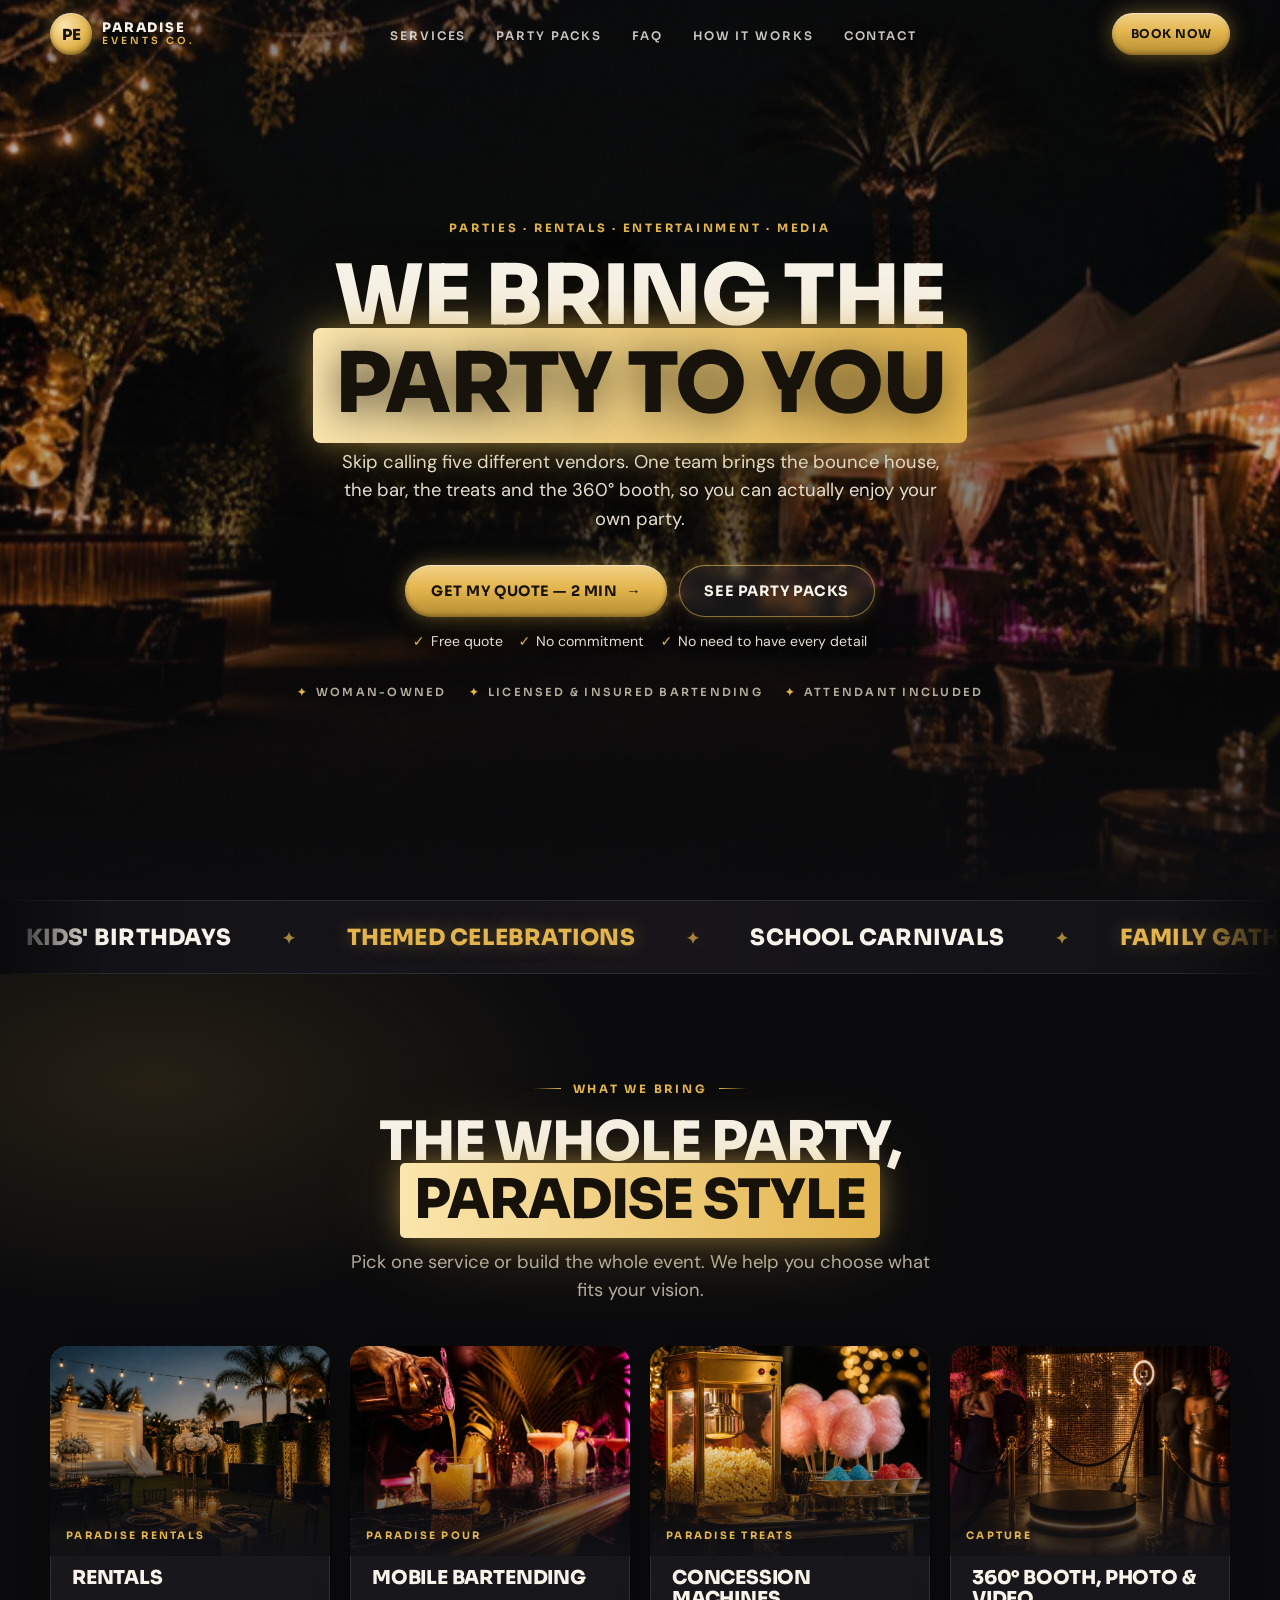
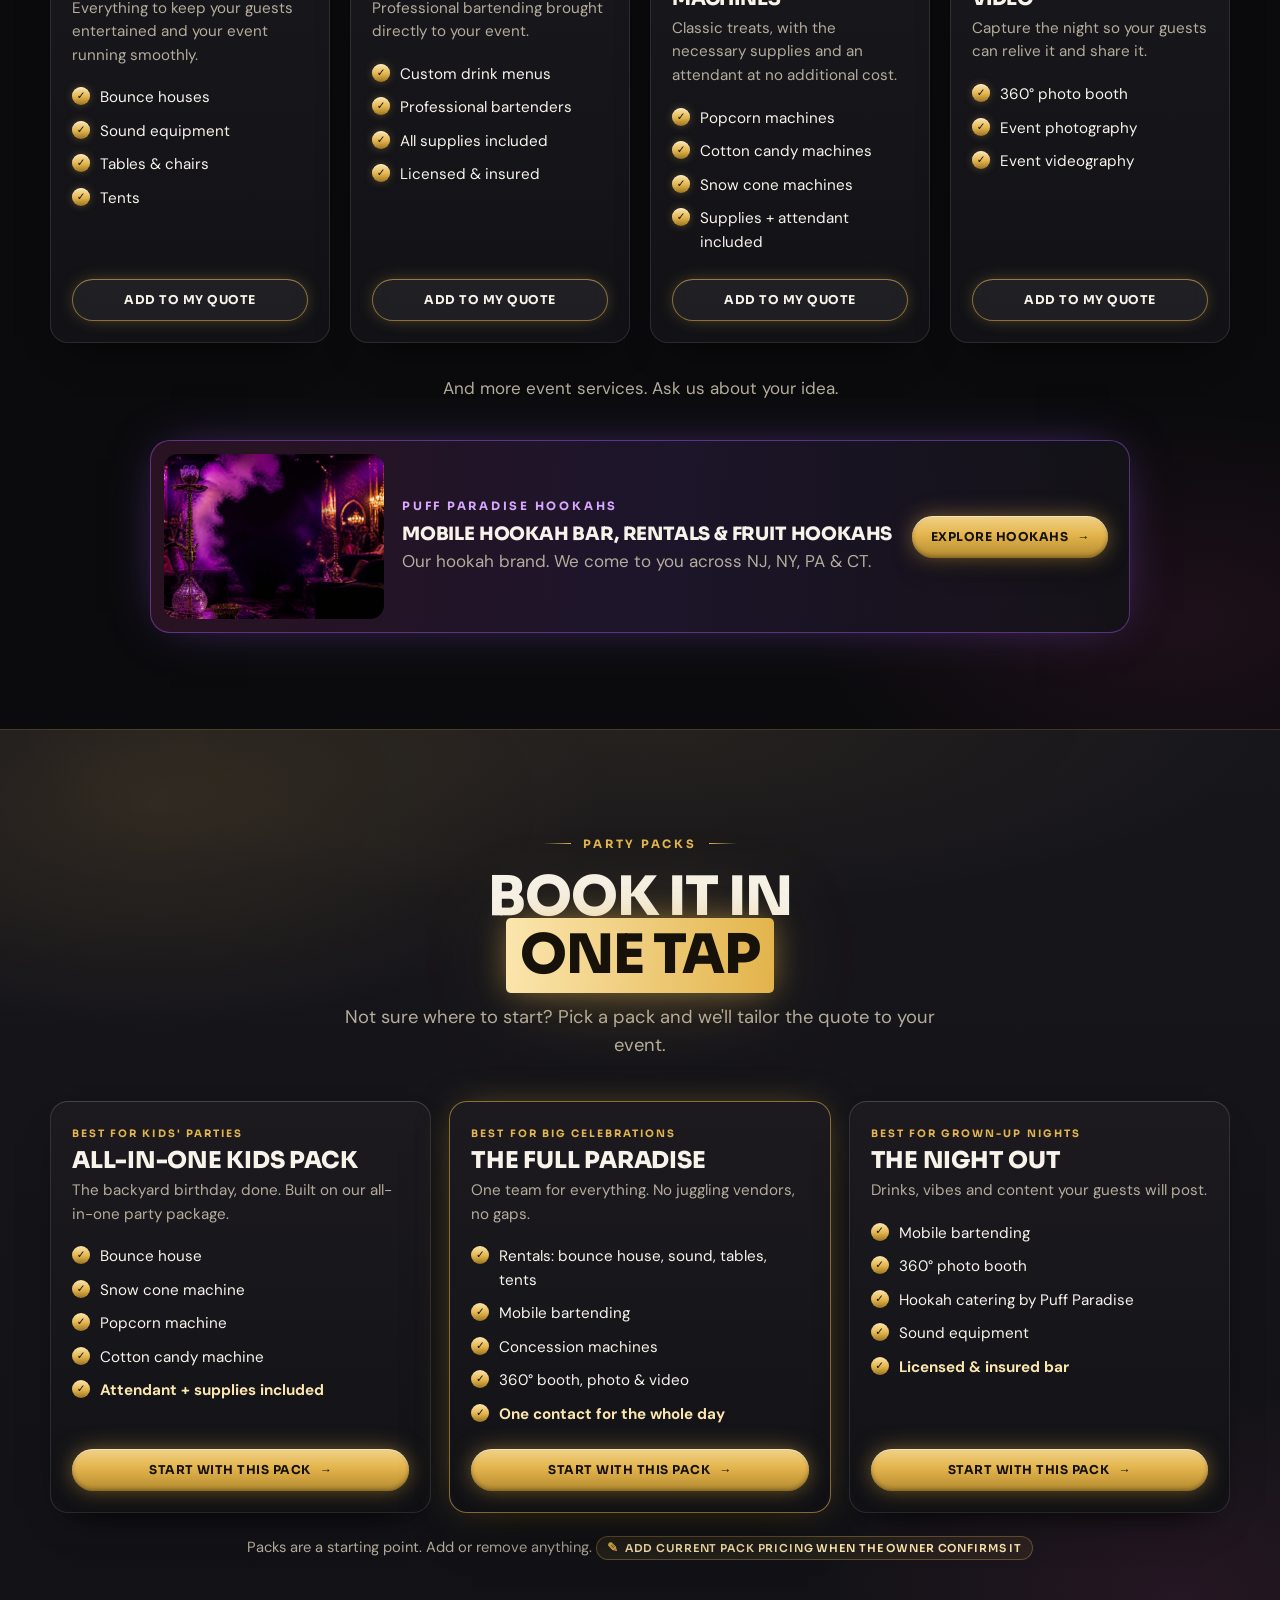
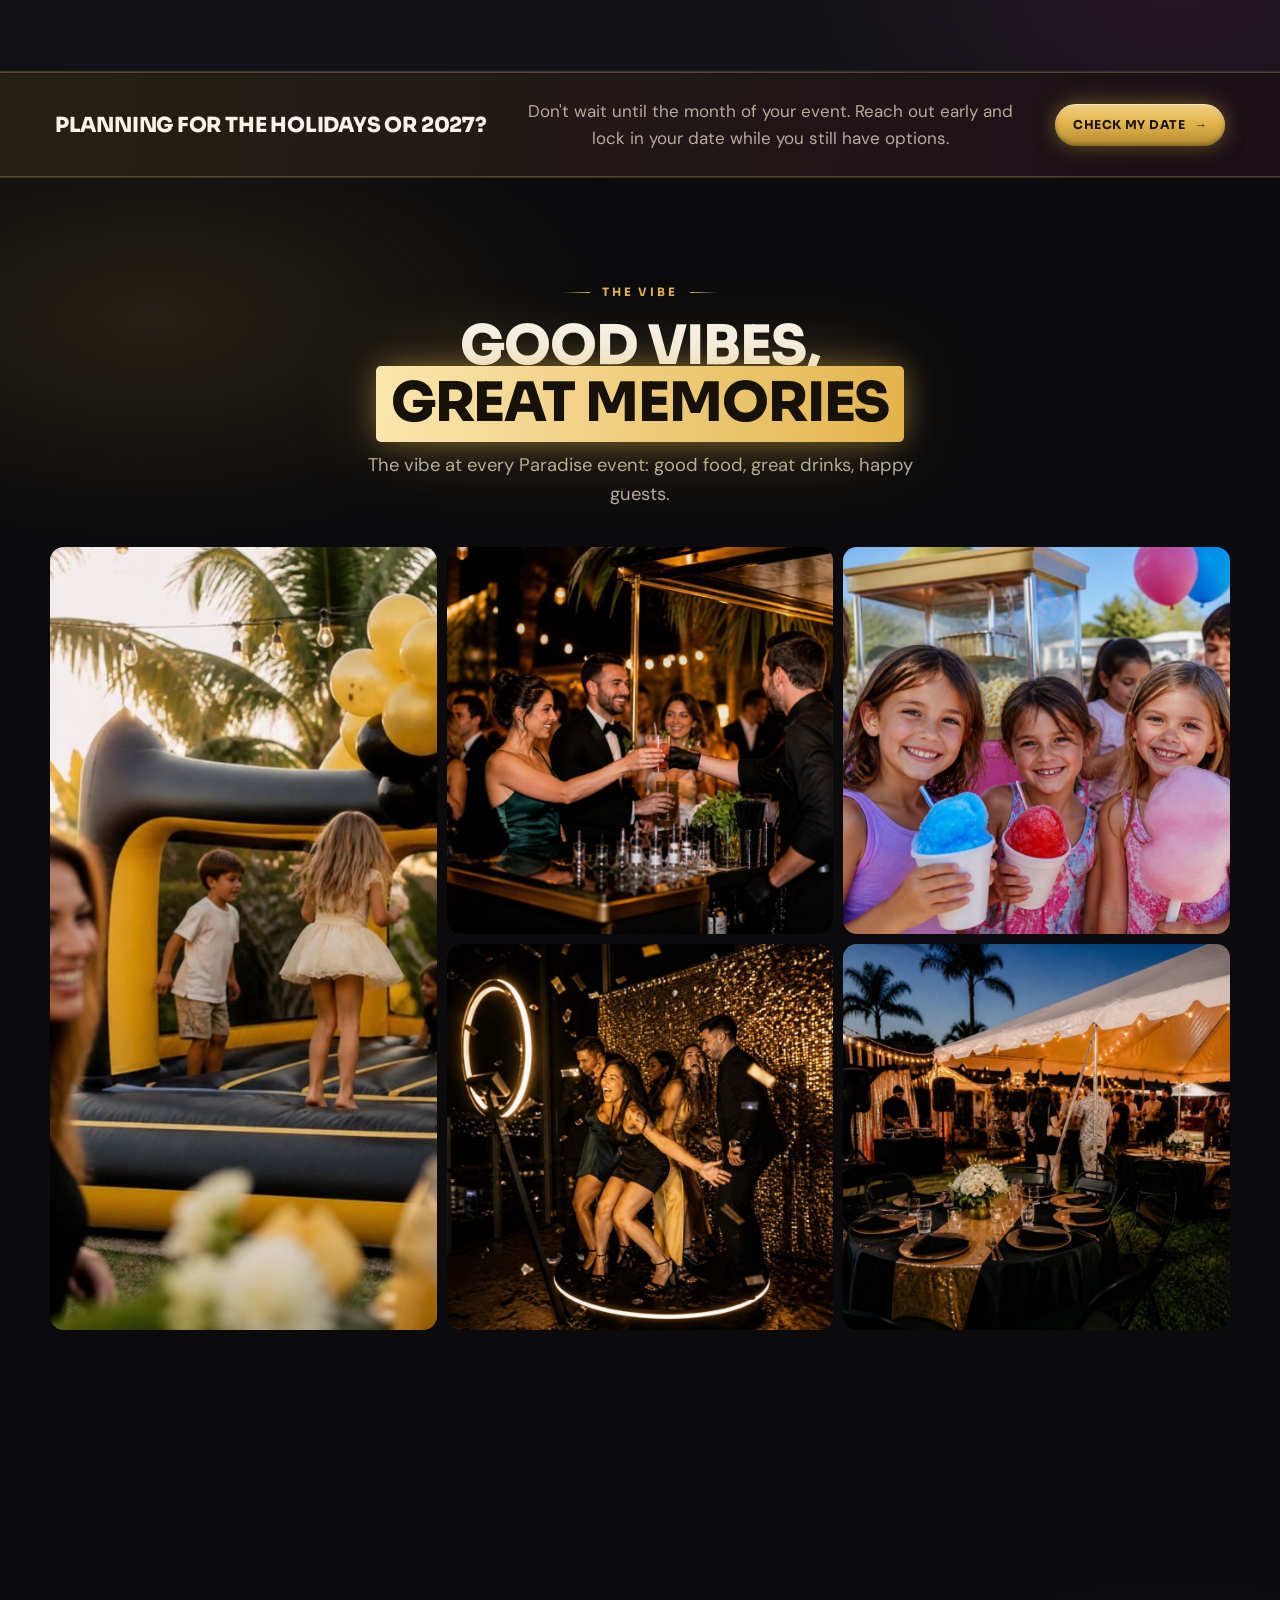
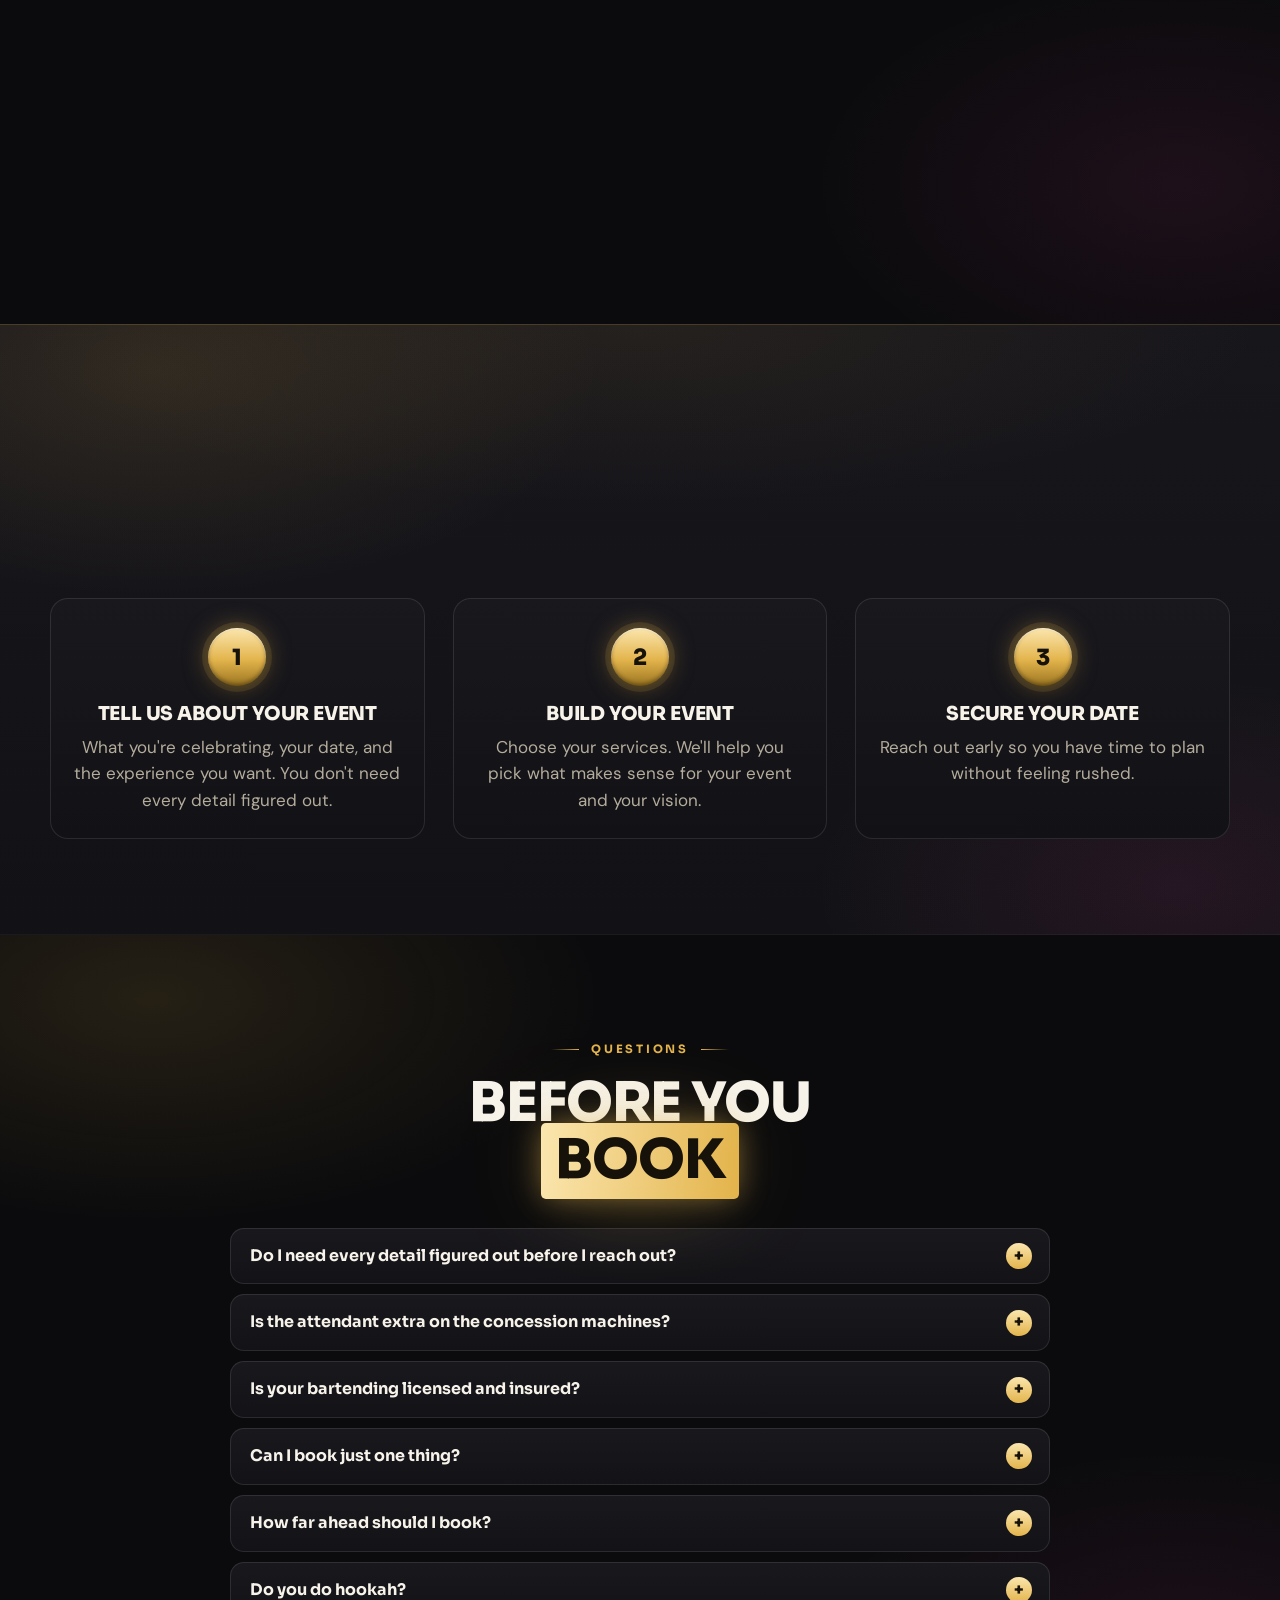
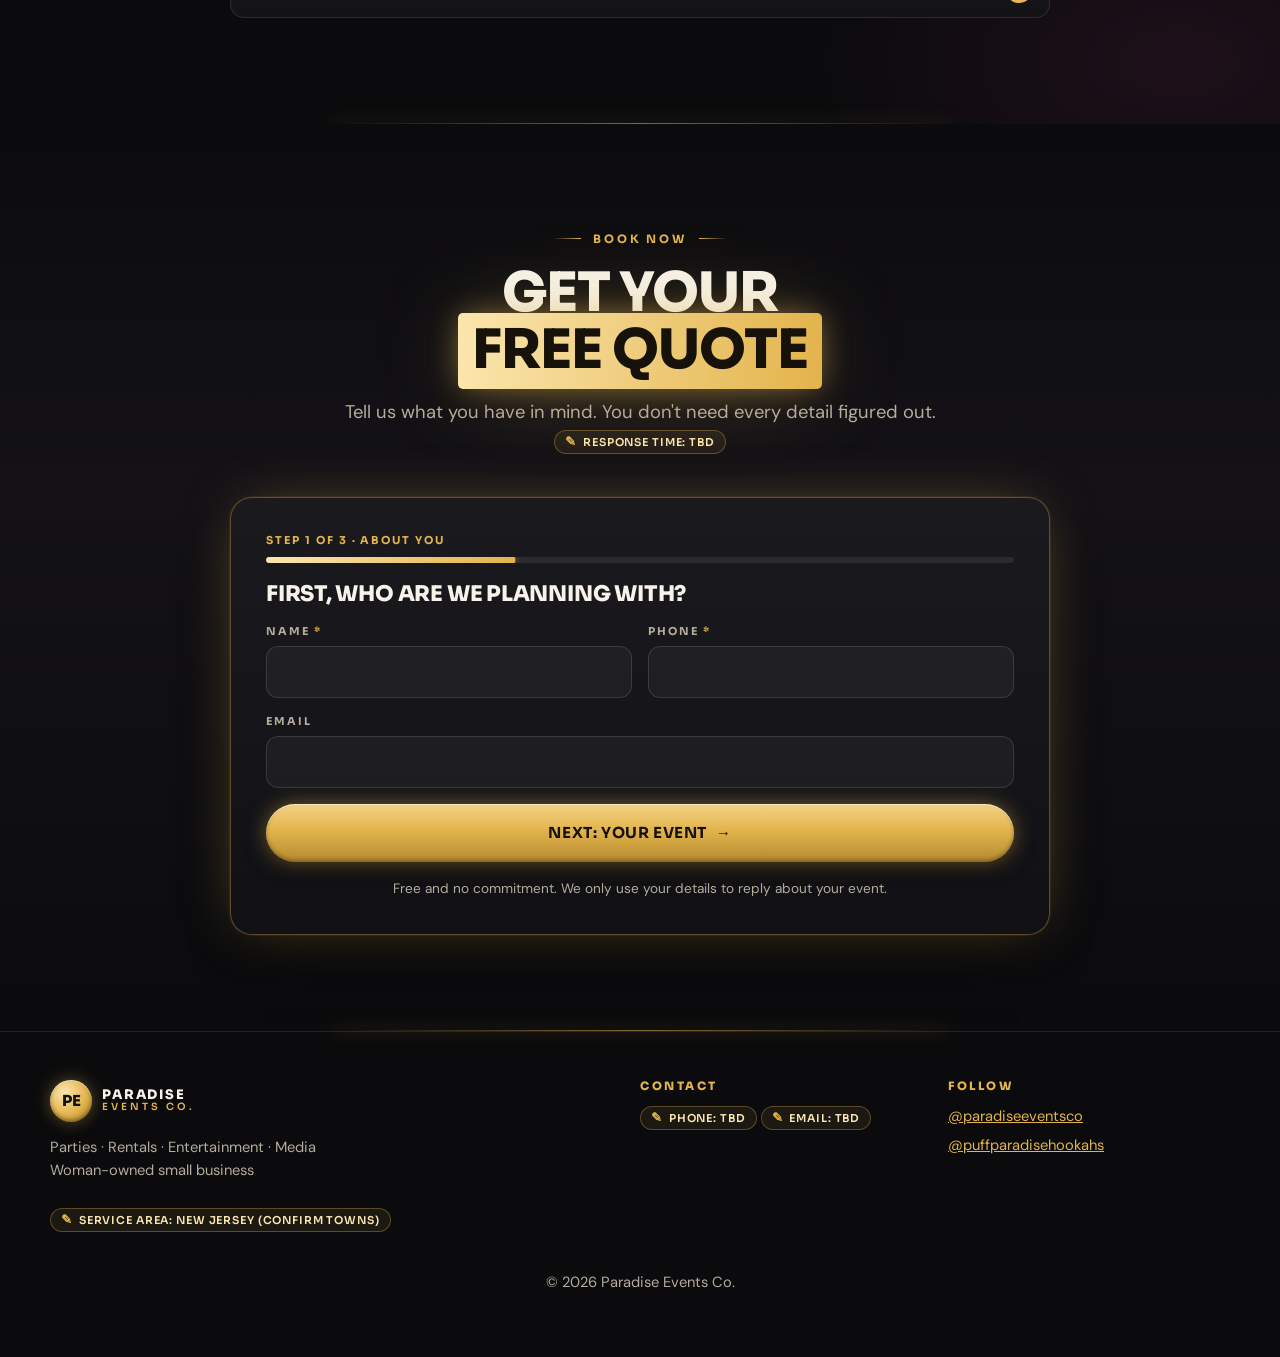
<file: index.html>
<!doctype html>
<html lang="en">
<head>
<meta charset="utf-8">
<meta name="viewport" content="width=device-width, initial-scale=1">
<title>Paradise Events Co. | Party Rentals, Mobile Bartending &amp; Event Media</title>
<meta name="description" content="Paradise Events Co. brings the party to you: bounce houses, sound, tents, mobile bartending, popcorn, cotton candy and snow cone machines, a 360° photo booth, photography and videography.">
<meta property="og:title" content="Paradise Events Co. | We Bring the Party to You">
<meta property="og:description" content="Rentals, drinks, treats and memories, delivered to your event.">
<meta property="og:type" content="website">
<meta property="og:image" content="img/hero.jpg">
<meta name="theme-color" content="#0B0B0D">
<meta name="robots" content="noindex, nofollow">
<link rel="preconnect" href="https://fonts.googleapis.com">
<link rel="preconnect" href="https://fonts.gstatic.com" crossorigin>
<link href="https://fonts.googleapis.com/css2?family=DM+Sans:wght@400;500;700&family=Sora:wght@600;700;800&display=swap" rel="stylesheet">
<link rel="stylesheet" href="css/site.css">
</head>
<body class="no-js">
<a class="skip" href="#main">Skip to content</a>
<div class="rail" aria-hidden="true"></div>

<header id="hdr">
  <div class="bar">
    <!-- PLACEHOLDER: swap the PE monogram for the owner-supplied logo file -->
    <a class="logo" href="#top" aria-label="Paradise Events Co. home">
      <span class="mono" aria-hidden="true">PE</span>
      <span class="logo-name">Paradise<small>Events Co.</small></span>
    </a>
    <nav aria-label="Main">
      <ul>
        <li><a href="#services">Services</a></li>
        <li><a href="#packs">Party Packs</a></li>
        <li><a href="#faq">FAQ</a></li>
        <li><a href="#how">How It Works</a></li>
        <li><a href="#quote">Contact</a></li>
      </ul>
    </nav>
    <a class="btn btn-gold btn-sm" href="#quote">Book Now <span data-cart-count hidden></span></a>
  </div>
</header>

<main id="main">
  <section class="hero" id="top">
    <div class="hero-bg" style="background-image:url(img/hero.jpg)" role="img" aria-label="Evening party with palm trees, string lights and a glowing tent"></div>
    <div class="wrap">
      <p class="eyebrow rise" style="--i:0">Parties · Rentals · Entertainment · Media</p>
      <h1 class="rise" style="--i:1"><span class="line">We bring the</span> <span class="hl">party to you</span></h1>
      <p class="lede rise" style="--i:2">Skip calling five different vendors. One team brings the bounce house, the bar, the treats and the 360° booth, so you can actually enjoy your own party.</p>
      <div class="cta rise" style="--i:3">
        <a class="btn btn-gold" href="#quote">Get my quote — 2 min <span class="arrow" aria-hidden="true">→</span></a>
        <a class="btn btn-glass" href="#packs">See party packs</a>
      </div>
      <div class="assure rise" style="--i:4"><span>Free quote</span><span>No commitment</span><span>No need to have every detail</span></div>
      <div class="trust rise" style="--i:5">
        <span>Woman-owned</span><span>Licensed &amp; insured bartending</span><span>Attendant included</span>
      </div>
    </div>
    

  </section>

  <div class="marquee" aria-label="Occasions we serve">
    <div class="marquee-track">
      <ul>
        <li>Kids' Birthdays</li><li>Themed Celebrations</li><li>School Carnivals</li><li>Family Gatherings</li><li>Baby Showers</li>
        <li>Graduations</li><li>Weddings</li><li>Corporate Events</li><li>Private Parties</li>
      </ul>
      <ul aria-hidden="true">
        <li>Kids' Birthdays</li><li>Themed Celebrations</li><li>School Carnivals</li><li>Family Gatherings</li><li>Baby Showers</li>
        <li>Graduations</li><li>Weddings</li><li>Corporate Events</li><li>Private Parties</li>
      </ul>
    </div>
  </div>

  <section id="services" class="pools">
    <div class="wrap">
      <p class="eyebrow rise">What we bring</p>
      <h2 class="rise" style="--i:1"><span class="line">The whole party,</span> <span class="hl">paradise style</span></h2>
      <p class="lede rise" style="--i:2">Pick one service or build the whole event. We help you choose what fits your vision.</p>

      <div class="cards">
        <article class="card rise" style="--i:0">
          <div class="media"><img src="img/rentals.jpg" alt="Elegant white bounce house, lounge tables and string lights at an evening party" width="900" height="673" loading="lazy"><span class="tag">Paradise Rentals</span></div>
          <div class="body">
            <h3>Rentals</h3>
            <p>Everything to keep your guests entertained and your event running smoothly.</p>
            <ul><li>Bounce houses</li><li>Sound equipment</li><li>Tables &amp; chairs</li><li>Tents</li></ul>
            <button class="btn btn-glass btn-sm" type="button" data-service="Rentals" aria-pressed="false">Add to my quote</button>
          </div>
        </article>

        <article class="card rise" style="--i:1">
          <div class="media"><img src="img/bartending.jpg" alt="Bartender pouring a tropical cocktail at a gold-trimmed mobile bar" width="900" height="673" loading="lazy"><span class="tag">Paradise Pour</span></div>
          <div class="body">
            <h3>Mobile Bartending</h3>
            <p>Professional bartending brought directly to your event.</p>
            <ul><li>Custom drink menus</li><li>Professional bartenders</li><li>All supplies included</li><li>Licensed &amp; insured</li></ul>
            <button class="btn btn-glass btn-sm" type="button" data-service="Mobile Bartending" aria-pressed="false">Add to my quote</button>
          </div>
        </article>

        <article class="card rise" style="--i:2">
          <div class="media"><img src="img/concessions.jpg" alt="Gold popcorn machine, pink cotton candy and colorful snow cones" width="900" height="673" loading="lazy"><span class="tag">Paradise Treats</span></div>
          <div class="body">
            <h3>Concession Machines</h3>
            <p>Classic treats, with the necessary supplies and an attendant at no additional cost.</p>
            <ul><li>Popcorn machines</li><li>Cotton candy machines</li><li>Snow cone machines</li><li>Supplies + attendant included</li></ul>
            <button class="btn btn-glass btn-sm" type="button" data-service="Concession Machines" aria-pressed="false">Add to my quote</button>
          </div>
        </article>

        <article class="card rise" style="--i:3">
          <div class="media"><img src="img/booth.jpg" alt="360 photo booth platform with gold ring light and velvet ropes" width="900" height="673" loading="lazy"><span class="tag">Capture</span></div>
          <div class="body">
            <h3>360° Booth, Photo &amp; Video</h3>
            <p>Capture the night so your guests can relive it and share it.</p>
            <ul><li>360° photo booth</li><li>Event photography</li><li>Event videography</li></ul>
            <button class="btn btn-glass btn-sm" type="button" data-service="360 Booth / Photo / Video" aria-pressed="false">Add to my quote</button>
          </div>
        </article>
      </div>

      <p class="more rise">And more event services. Ask us about your idea.</p>
      <a class="puff-promo rise" href="hookah.html">
        <span class="puff-img" aria-hidden="true"></span>
        <span class="puff-copy">
          <span class="eyebrow" style="margin:0 0 .4rem;color:#D7A8FF">Puff Paradise Hookahs</span>
          <strong>Mobile hookah bar, rentals &amp; fruit hookahs</strong>
          <span>Our hookah brand. We come to you across NJ, NY, PA &amp; CT.</span>
        </span>
        <span class="btn btn-gold btn-sm">Explore hookahs <span class="arrow" aria-hidden="true">→</span></span>
      </a>
    </div>
  </section>

  <section id="packs" class="pools alt">
    <div class="wrap">
      <p class="eyebrow rise">Party packs</p>
      <h2 class="rise" style="--i:1"><span class="line">Book it in</span> <span class="hl">one tap</span></h2>
      <p class="lede rise" style="--i:2">Not sure where to start? Pick a pack and we'll tailor the quote to your event.</p>
      <div class="packs">
        <article class="pack rise" style="--i:0">
          <span class="best">Best for kids' parties</span>
          <h3>All-in-One Kids Pack</h3>
          <p>The backyard birthday, done. Built on our all-in-one party package.</p>
          <ul><li>Bounce house</li><li>Snow cone machine</li><li>Popcorn machine</li><li>Cotton candy machine</li><li class="free">Attendant + supplies included</li></ul>
          <button class="btn btn-gold btn-sm" type="button" data-package="Rentals|Concession Machines">Start with this pack <span class="arrow" aria-hidden="true">→</span></button>
        </article>
        <article class="pack feature rise" style="--i:1">
          <span class="best">Best for big celebrations</span>
          <h3>The Full Paradise</h3>
          <p>One team for everything. No juggling vendors, no gaps.</p>
          <ul><li>Rentals: bounce house, sound, tables, tents</li><li>Mobile bartending</li><li>Concession machines</li><li>360° booth, photo &amp; video</li><li class="free">One contact for the whole day</li></ul>
          <button class="btn btn-gold btn-sm" type="button" data-package="Rentals|Mobile Bartending|Concession Machines|360 Booth / Photo / Video">Start with this pack <span class="arrow" aria-hidden="true">→</span></button>
        </article>
        <article class="pack rise" style="--i:2">
          <span class="best">Best for grown-up nights</span>
          <h3>The Night Out</h3>
          <p>Drinks, vibes and content your guests will post.</p>
          <ul><li>Mobile bartending</li><li>360° photo booth</li><li>Hookah catering by Puff Paradise</li><li>Sound equipment</li><li class="free">Licensed &amp; insured bar</li></ul>
          <button class="btn btn-gold btn-sm" type="button" data-package="Mobile Bartending|360 Booth / Photo / Video|Hookah Catering|Rentals">Start with this pack <span class="arrow" aria-hidden="true">→</span></button>
        </article>
      </div>
      <p class="pack-note rise">Packs are a starting point. Add or remove anything. <span class="ph">Add current pack pricing when the owner confirms it</span></p>
    </div>
  </section>

  <div class="band">
    <div class="wrap">
      <strong>Planning for the holidays or 2027?</strong>
      <p>Don't wait until the month of your event. Reach out early and lock in your date while you still have options.</p>
      <a class="btn btn-gold btn-sm" href="#quote">Check my date <span class="arrow" aria-hidden="true">→</span></a>
    </div>
  </div>

  <section id="gallery" class="pools">
    <div class="wrap">
      <p class="eyebrow rise">The vibe</p>
      <h2 class="rise" style="--i:1"><span class="line">Good vibes,</span> <span class="hl">great memories</span></h2>
      <p class="lede rise" style="--i:2">The vibe at every Paradise event: good food, great drinks, happy guests.</p>
      <!-- Gallery images are from Canva. Swap in real photos before launch. -->
      <div class="gallery">
        <div class="tile has-img rise" style="--i:0"><img src="img/gallery-1.jpg" alt="Kids jumping in a black and gold bounce house at a backyard birthday" width="900" height="900" loading="lazy"></div>
        <div class="tile has-img rise" style="--i:1"><img src="img/gallery-2.jpg" alt="Guests toasting at a gold-trimmed mobile bar during an evening reception" width="900" height="900" loading="lazy"></div>
        <div class="tile has-img rise" style="--i:2"><img src="img/gallery-3.jpg" alt="Smiling kids holding snow cones and cotton candy at an outdoor party" width="900" height="900" loading="lazy"></div>
        <div class="tile has-img rise" style="--i:0"><img src="img/gallery-4.jpg" alt="Friends celebrating on a 360 photo booth with a gold sequin backdrop" width="900" height="900" loading="lazy"></div>
        <div class="tile has-img rise" style="--i:1"><img src="img/gallery-5.jpg" alt="Backyard tent party at dusk with black and gold tables and a DJ" width="900" height="900" loading="lazy"></div>
        <div class="tile has-img rise" style="--i:2"><img src="img/gallery-6.jpg" alt="Guests hugging at a backyard baby shower with a cotton candy cart" width="900" height="900" loading="lazy"></div>
      </div>
      <p class="rise" style="margin-top:2rem"><a class="btn btn-glass" href="https://www.instagram.com/paradiseeventsco/" rel="noopener" target="_blank">Follow @paradiseeventsco</a></p>
    </div>
  </section>

  <section id="how" class="pools alt">
    <div class="wrap">
      <p class="eyebrow rise">How it works</p>
      <h2 class="rise" style="--i:1"><span class="line">Three simple</span> <span class="hl">steps</span></h2>
      <div class="steps">
        <div class="step rise" style="--i:0"><div class="num">1</div><h3>Tell us about your event</h3><p>What you're celebrating, your date, and the experience you want. You don't need every detail figured out.</p></div>
        <div class="step rise" style="--i:1"><div class="num">2</div><h3>Build your event</h3><p>Choose your services. We'll help you pick what makes sense for your event and your vision.</p></div>
        <div class="step rise" style="--i:2"><div class="num">3</div><h3>Secure your date</h3><p>Reach out early so you have time to plan without feeling rushed.</p></div>
      </div>
    </div>
  </section>

  <section id="faq" class="pools">
    <div class="wrap">
      <p class="eyebrow rise">Questions</p>
      <h2 class="rise" style="--i:1"><span class="line">Before you</span> <span class="hl">book</span></h2>
      <div class="faq rise" style="--i:2">
        <details><summary>Do I need every detail figured out before I reach out?</summary><p>No. Tell us what you're celebrating, your date and what you have in mind. We'll help you pick the services that make sense for your event.</p></details>
        <details><summary>Is the attendant extra on the concession machines?</summary><p>No. Our concession rentals include the necessary supplies and an attendant at no additional cost.</p></details>
        <details><summary>Is your bartending licensed and insured?</summary><p>Yes. Paradise Pour mobile bartending is licensed and insured, with custom drink menus, professional bartenders and all supplies included.</p></details>
        <details><summary>Can I book just one thing?</summary><p>Yes. Book a single service or build the whole event. It's your party.</p></details>
        <details><summary>How far ahead should I book?</summary><p>As early as you can. Planning ahead gives you time to coordinate rentals and prepare for your guests without feeling rushed.</p></details>
        <details><summary>Do you do hookah?</summary><p>Yes, through our hookah brand <a href="hookah.html">Puff Paradise Hookahs</a>: mobile hookah bar, rentals and fruit hookahs for guests 21+.</p></details>
      </div>
    </div>
  </section>

  <section class="quote" id="quote" data-form-section>
    <div class="wrap">
      <p class="eyebrow rise">Book now</p>
      <h2 class="rise" style="--i:1"><span class="line">Get your</span> <span class="hl">free quote</span></h2>
      <p class="lede rise" style="--i:2">Tell us what you have in mind. You don't need every detail figured out. <span class="ph">Response time: TBD</span></p>

      <div class="form-shell rise" style="--i:3">
        <form id="quote-form" novalidate data-full="Rentals|Mobile Bartending|Concession Machines|360 Booth / Photo / Video" data-bump="360 Booth / Photo / Video|the 360° photo booth|Guests leave with shareable videos, and the whole night gets captured.;;Concession Machines|treats for every guest|Popcorn, cotton candy &amp; snow cones. Attendant &amp; supplies included.;;Hookah Catering|a hookah lounge|Fruit hookahs for your 21+ guests by Puff Paradise." data-endpoint="" data-ig="https://www.instagram.com/paradiseeventsco/" data-brand="Paradise Events Co.">
          <!-- PLACEHOLDER: set data-endpoint to the owner's form endpoint (Formspree / GHL webhook) before launch -->
          <div class="fprog"><span class="fprog-label" aria-live="polite"></span><div class="fprog-track"><div class="fprog-bar"></div></div></div>

          <div class="fstep" data-title="About you">
            <h3>First, who are we planning with?</h3>
            <div>
              <label for="name">Name <span class="req" aria-hidden="true">*</span></label>
              <input id="name" name="name" autocomplete="name" required>
            </div>
            <div>
              <label for="phone">Phone <span class="req" aria-hidden="true">*</span></label>
              <input id="phone" name="phone" type="tel" autocomplete="tel" required>
            </div>
            <div class="full">
              <label for="email">Email</label>
              <input id="email" name="email" type="email" autocomplete="email">
            </div>
            <div class="fnav"><button class="btn btn-gold" type="button" data-next>Next: your event <span class="arrow" aria-hidden="true">→</span></button></div>
            <p class="fine">Free and no commitment. We only use your details to reply about your event.</p>
          </div>

          <div class="fstep" data-title="Your event" hidden>
            <h3>What are we celebrating?</h3>
            <fieldset class="full">
              <legend>Occasion <span class="req" aria-hidden="true">*</span></legend>
              <div class="tiles">
                <label><input type="radio" name="occasion" value="Kids' Birthday" required data-label="Occasion"> Kids' Birthday</label>
                <label><input type="radio" name="occasion" value="Themed Celebration"> Themed Party</label>
                <label><input type="radio" name="occasion" value="School Carnival"> School Carnival</label>
                <label><input type="radio" name="occasion" value="Family Gathering"> Family Gathering</label>
                <label><input type="radio" name="occasion" value="Baby Shower"> Baby Shower</label>
                <label><input type="radio" name="occasion" value="Graduation"> Graduation</label>
                <label><input type="radio" name="occasion" value="Wedding"> Wedding</label>
                <label><input type="radio" name="occasion" value="Corporate Event"> Corporate</label>
                <label><input type="radio" name="occasion" value="Other"> Something else</label>
              </div>
            </fieldset>
            <fieldset class="full">
              <legend>What do you need? <span style="text-transform:none;letter-spacing:0;font-weight:500">(pick any, or none yet)</span></legend>
              <div class="checks opts">
                <label class="opt"><input type="checkbox" name="services" value="Rentals"><span><b>Rentals</b><small>Bounce houses, sound, tables, tents</small></span></label>
                <label class="opt"><input type="checkbox" name="services" value="Mobile Bartending"><span><b>Mobile Bartending</b><small>Licensed &amp; insured</small></span></label>
                <label class="opt"><input type="checkbox" name="services" value="Concession Machines"><span><b>Concession Machines</b><small>Popcorn, cotton candy, snow cones</small></span></label>
                <label class="opt"><input type="checkbox" name="services" value="360 Booth / Photo / Video"><span><b>360° Booth &amp; Media</b><small>Photo booth, photo, video</small></span></label>
                <label class="opt"><input type="checkbox" name="services" value="Hookah Catering"><span><b>Hookah Catering</b><small>By Puff Paradise</small></span></label>
              </div>
            </fieldset>
            <div class="full ups" data-pairs hidden></div>
            <div class="fnav"><button class="btn btn-glass" type="button" data-back>Back</button><button class="btn btn-gold" type="button" data-next>Next: date &amp; place <span class="arrow" aria-hidden="true">→</span></button></div>
          </div>

          <div class="fstep" data-title="Date &amp; place" hidden>
            <h3>When and where?</h3>
            <div>
              <label for="date">Event date <span class="req" aria-hidden="true">*</span></label>
              <input id="date" name="date" type="date" required>
            </div>
            <div>
              <label for="location">Event city / town <span class="req" aria-hidden="true">*</span></label>
              <input id="location" name="location" autocomplete="address-level2" required>
            </div>
            <div class="full">
              <label for="guests">Guest count</label>
              <select id="guests" name="guests">
                <option value="">Select…</option>
                <option>Under 25</option><option>25–50</option><option>50–100</option><option>100+</option>
              </select>
            </div>
            <div class="full">
              <label for="notes">Anything else?</label>
              <textarea id="notes" name="notes" placeholder="Theme, timing, venue details…"></textarea>
            </div>
            <div class="full" data-bump-slot></div>
            <div class="fnav"><button class="btn btn-glass" type="button" data-back>Back</button><button class="btn btn-gold" type="submit">Get my free quote <span class="arrow" aria-hidden="true">→</span></button></div>
          </div>
          <div class="form-msg" id="form-msg" role="status" aria-live="polite" hidden></div>
        </form>
        <div class="form-done" id="form-done" hidden>
          <p class="demo-note"><strong>Demo preview:</strong> nothing was sent. On the live site, this request goes straight to the owner.</p>
          <h3>You're on the list. <span class="hl">Thank you!</span></h3>
          <ol><li>We review your event details.</li><li>We reach out to talk through options.</li><li>You lock in your date.</li></ol>
          <p class="ph">Owner to confirm next steps &amp; response time</p>
          <a class="cross" href="hookah.html">
            <span class="cross-img" style="background-image:url(img/hookah-fruit.jpg)"></span>
            <span><small>Make it a night</small><b>Add hookah for the grown-ups</b><span>Mobile hookah bar &amp; fruit hookahs by Puff Paradise →</span></span>
          </a>
          <div><button class="btn btn-glass btn-sm" type="button" data-restart>Back to the form</button></div>
        </div>
      </div>
    </div>
  </section>
</main>

<footer>
  <div class="wrap cols">
    <div>
      <a class="logo" href="#top"><span class="mono" aria-hidden="true">PE</span><span class="logo-name">Paradise<small>Events Co.</small></span></a>
      <p>Parties · Rentals · Entertainment · Media<br>Woman-owned small business</p>
      <p class="ph">Service area: New Jersey (confirm towns)</p>
    </div>
    <div>
      <h3>Contact</h3>
      <ul>
        <li class="ph">Phone: TBD</li>
        <li class="ph">Email: TBD</li>
      </ul>
    </div>
    <div>
      <h3>Follow</h3>
      <ul>
        <li><a href="https://www.instagram.com/paradiseeventsco/" rel="noopener" target="_blank">@paradiseeventsco</a></li>
        <li><a href="https://www.instagram.com/puffparadisehookahs/" rel="noopener" target="_blank">@puffparadisehookahs</a></li>
      </ul>
    </div>
  </div>
  <div class="wrap"><p style="margin-top:28px">© <span id="yr">2026</span> Paradise Events Co.</p></div>
</footer>

<div class="dock" id="dock"><a class="btn btn-gold" href="#quote">Get my quote <span data-cart-count hidden></span> <span class="arrow" aria-hidden="true">→</span></a></div>

<script src="js/site.js"></script>
</body>
</html>
</file>
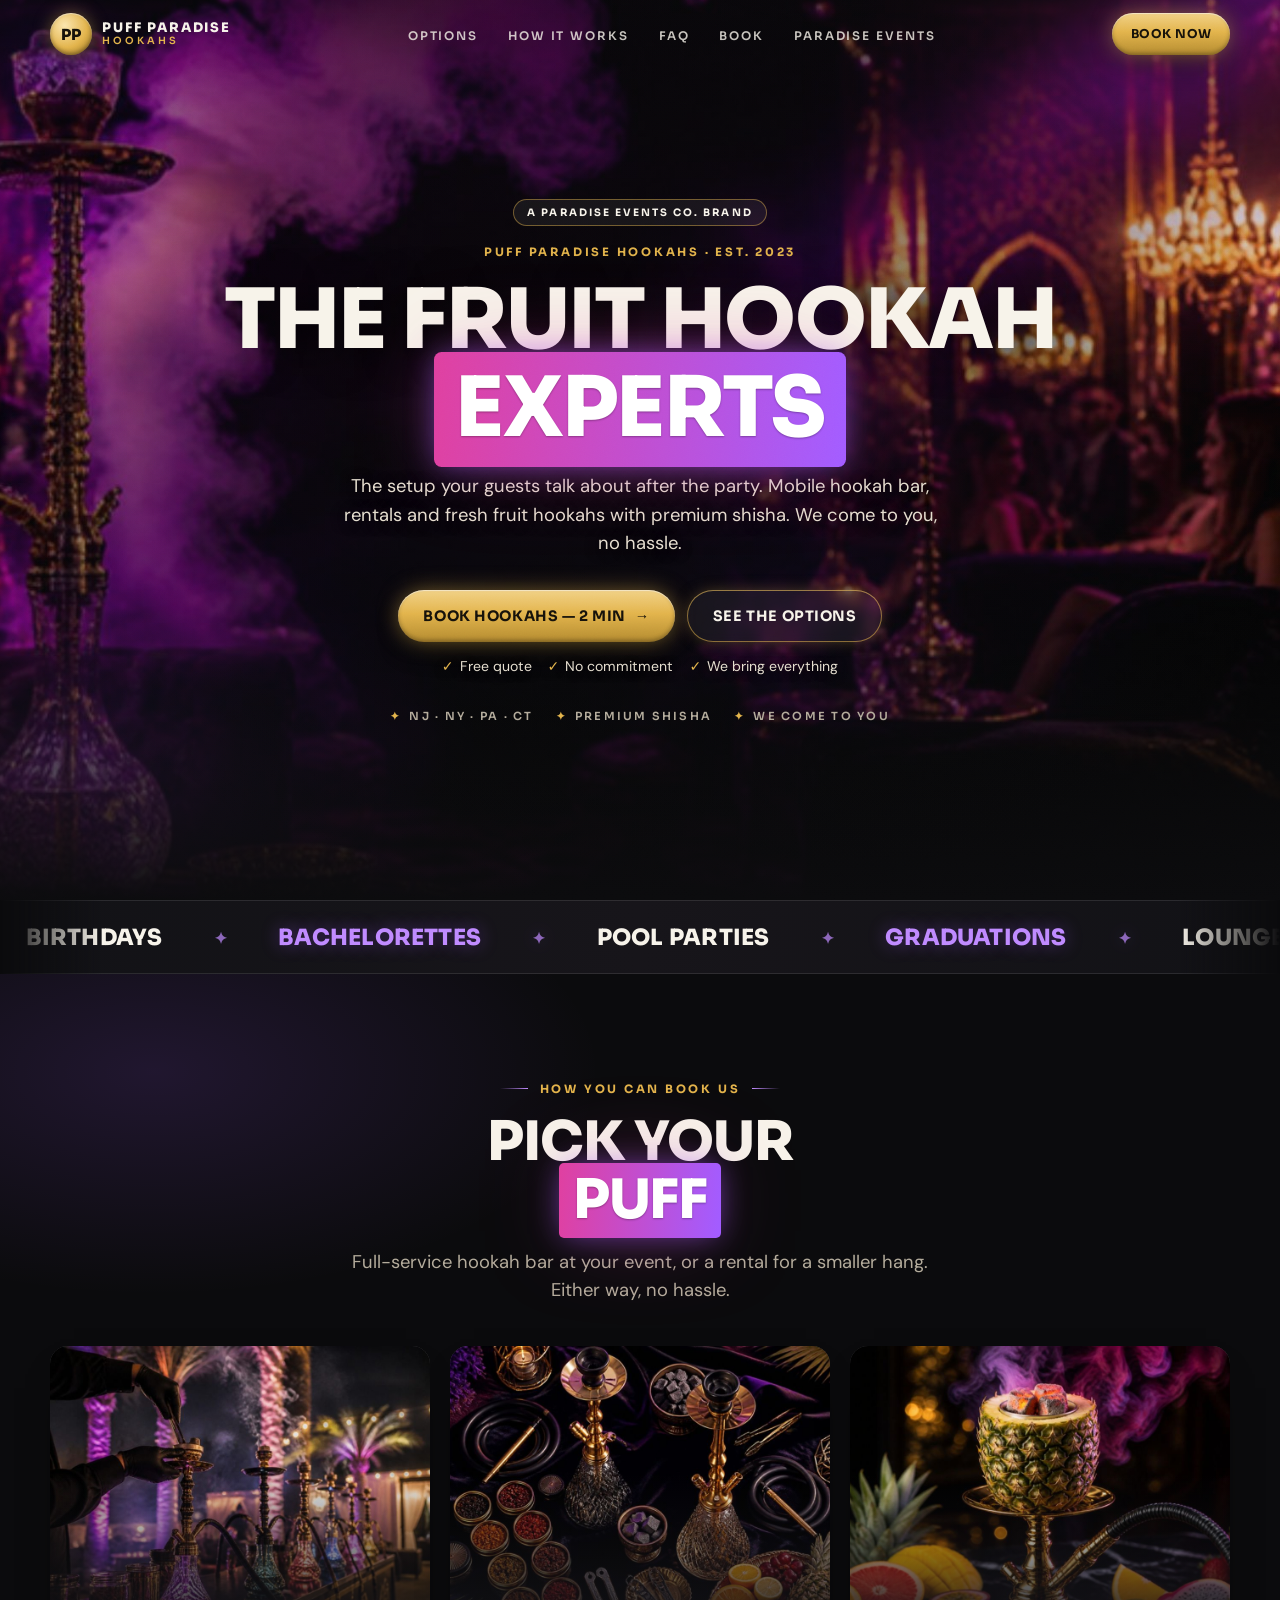
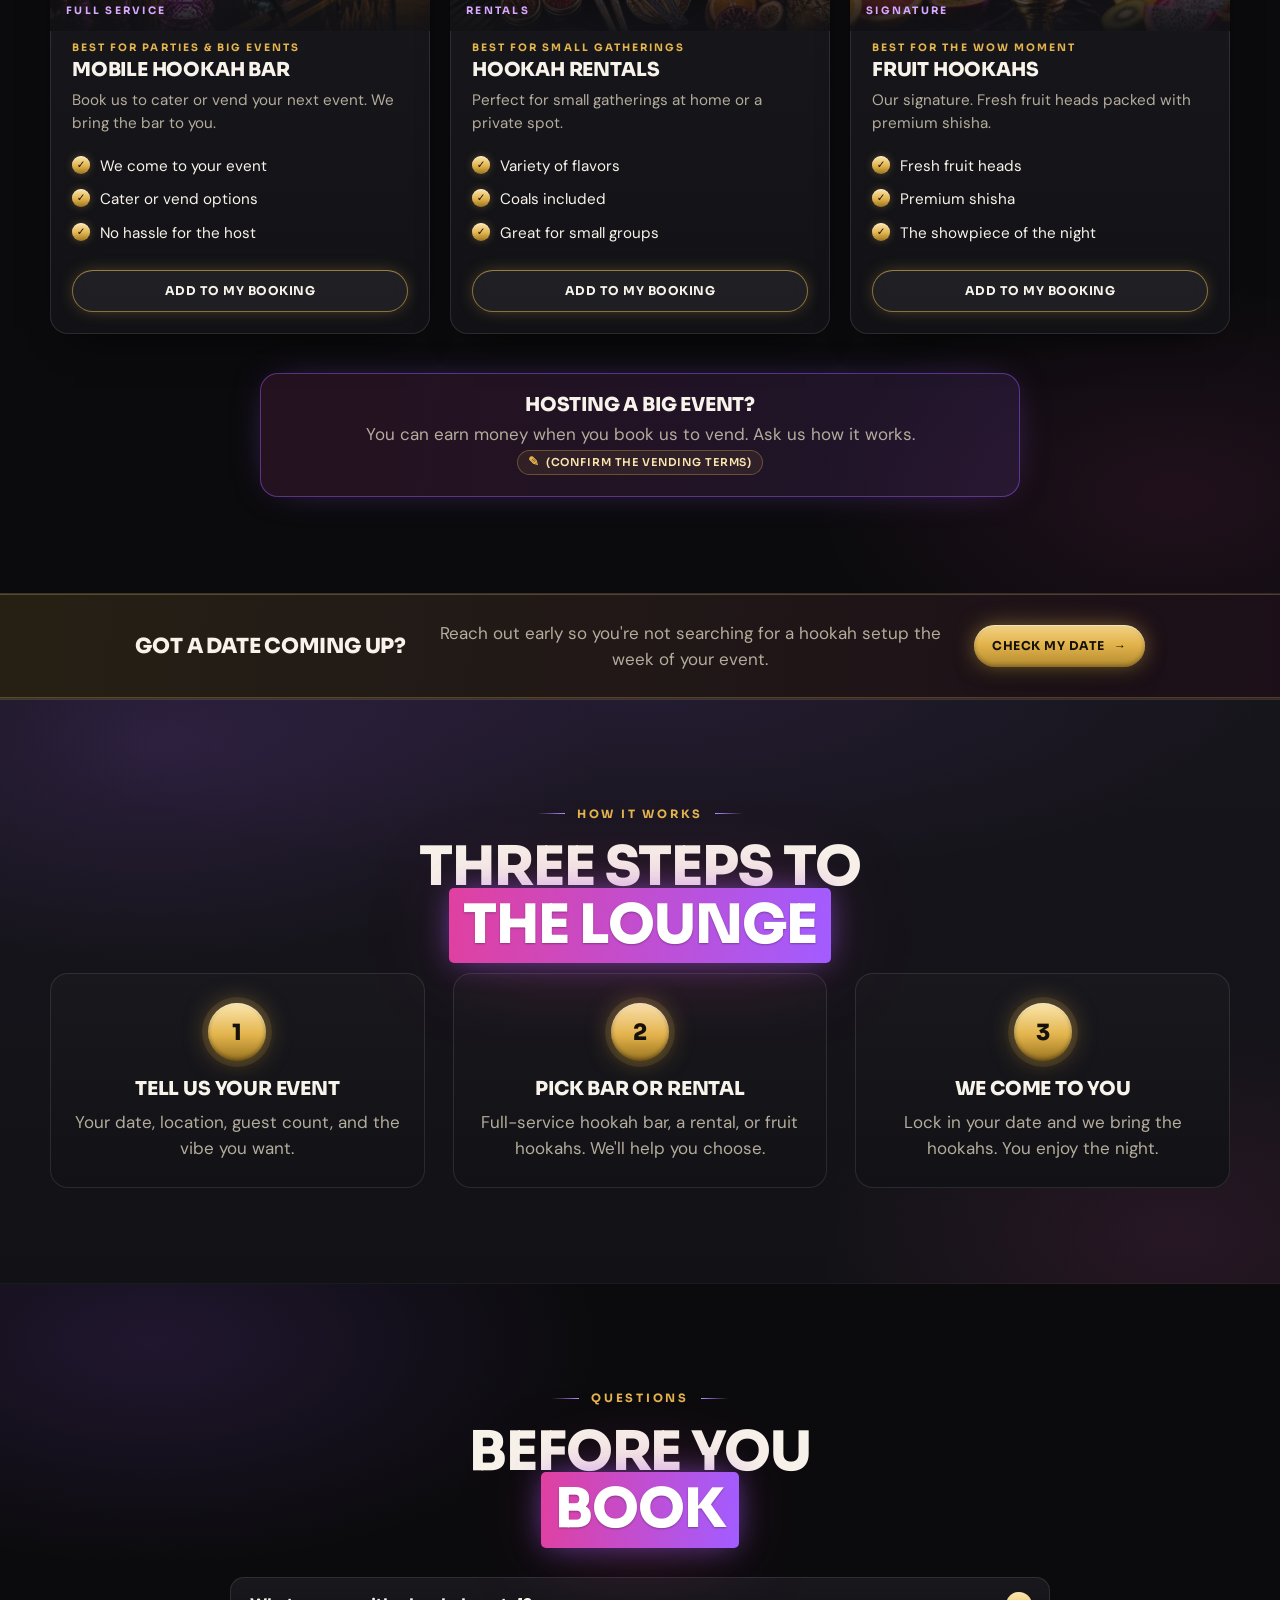
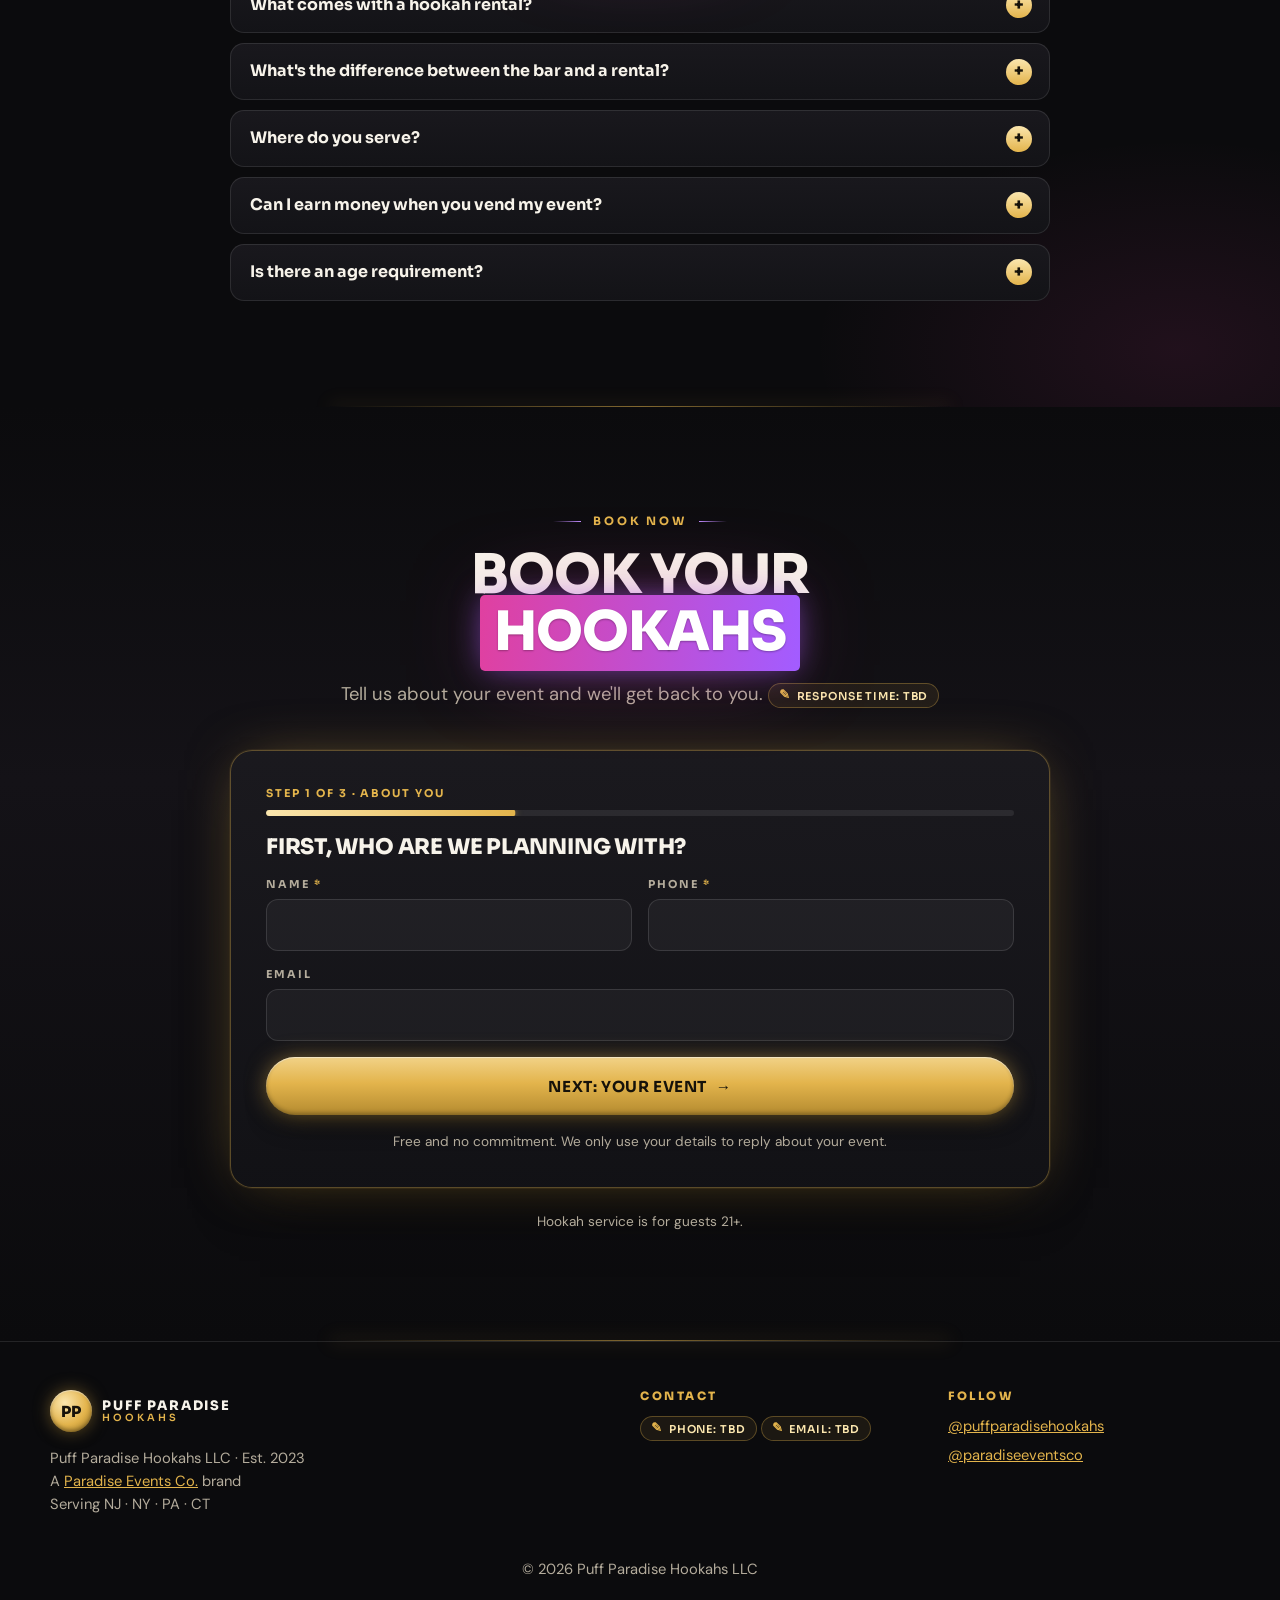
<file: hookah.html>
<!doctype html>
<html lang="en">
<head>
<meta charset="utf-8">
<meta name="viewport" content="width=device-width, initial-scale=1">
<title>Puff Paradise Hookahs | Mobile Hookah Catering &amp; Rentals in NJ, NY, PA, CT</title>
<meta name="description" content="Puff Paradise Hookahs, a Paradise Events Co. brand: mobile hookah bar catering, hookah rentals and fruit hookahs for birthdays, bachelorettes, pool parties, graduations, lounges and clubs. We come to you across NJ, NY, PA and CT.">
<meta property="og:title" content="Puff Paradise Hookahs | The Fruit Hookah Experts">
<meta property="og:description" content="Mobile hookah catering and rentals. We come to you.">
<meta property="og:type" content="website">
<meta property="og:image" content="img/hookah-hero.jpg">
<meta name="theme-color" content="#0B0B0D">
<meta name="robots" content="noindex, nofollow">
<link rel="preconnect" href="https://fonts.googleapis.com">
<link rel="preconnect" href="https://fonts.gstatic.com" crossorigin>
<link href="https://fonts.googleapis.com/css2?family=DM+Sans:wght@400;500;700&family=Sora:wght@600;700;800&display=swap" rel="stylesheet">
<link rel="stylesheet" href="css/site.css">
<style>
  /* Puff Paradise accent: same system, violet highlight + smoke. Actions stay Paradise gold. */
  .puff { --violet: #A35CFF; --violet-glow: rgba(163,92,255,.6); }
  .puff .hl {
    color: #fff;
    background: linear-gradient(95deg, #E040A0 0%, #A35CFF 50%, #6A3BE0 100%);
    background-size: 200% 100%;
    box-shadow: 0 0 30px -4px var(--violet-glow), 0 0 90px -20px rgba(224,64,160,.6);
    text-shadow: 0 1px 2px rgba(0,0,0,.3);
  }
  .puff .rail { background: linear-gradient(90deg, #E040A0, #A35CFF, var(--gold)); }
  .puff .tag { color: #D7A8FF; }
  .puff .pools::before {
    background: radial-gradient(640px 320px at 12% 8%, rgba(163,92,255,.14), transparent 70%),
                radial-gradient(520px 300px at 92% 92%, rgba(224,64,160,.1), transparent 70%);
  }
  .puff .marquee li:nth-child(even) { -webkit-text-stroke-color: #C08BFF; }
  .puff .marquee li::after { color: #C08BFF; }

  /* drifting smoke over the hero */
  .smoke { position: absolute; inset: 0; z-index: -1; pointer-events: none; overflow: hidden; }
  .smoke span {
    position: absolute; width: 60vmax; height: 60vmax; border-radius: 50%; filter: blur(60px); opacity: .35; mix-blend-mode: screen;
    background: radial-gradient(circle, rgba(163,92,255,.75), transparent 60%);
    animation: puff 18s ease-in-out infinite alternate;
  }
  .smoke span:nth-child(1) { left: -20vmax; bottom: -30vmax; }
  .smoke span:nth-child(2) { right: -25vmax; top: -25vmax; background: radial-gradient(circle, rgba(224,64,160,.6), transparent 60%); animation-duration: 22s; animation-delay: -6s; }
  .smoke span:nth-child(3) { left: 30%; bottom: -40vmax; width: 45vmax; height: 45vmax; animation-duration: 26s; animation-delay: -12s; }
  @keyframes puff { from { transform: translate3d(0,0,0) scale(1); } to { transform: translate3d(8vmax,-10vmax,0) scale(1.25); } }

  .card .media::after { background: linear-gradient(180deg, transparent 45%, rgba(18,18,22,.95)); }
  .card:hover { box-shadow: inset 0 0 0 1px rgba(163,92,255,.6), 0 0 0 1px rgba(163,92,255,.25), 0 0 34px -6px var(--violet-glow), 0 26px 50px -24px #000; }
  @media (min-width: 1060px) { .cards.three { grid-template-columns: repeat(3, 1fr); } }

  .earn { max-width: 760px; margin: 2.4rem auto 0; padding: 22px 26px; border-radius: 18px;
    background: linear-gradient(95deg, rgba(224,64,160,.12), rgba(163,92,255,.12));
    box-shadow: inset 0 0 0 1px rgba(163,92,255,.45), 0 0 40px -18px var(--violet-glow); }
  .earn h3 { margin-bottom: 6px; }
  .earn p { margin: 0; color: var(--ink-dim); }

  .crumb { display: inline-flex; align-items: center; gap: 8px; margin-bottom: 1.2rem; padding: 7px 14px; border-radius: 999px;
    font: 700 .64rem Sora, sans-serif; letter-spacing: .2em; text-transform: uppercase; color: var(--ink); text-decoration: none;
    background: rgba(255,255,255,.06); box-shadow: inset 0 0 0 1px rgba(227,180,76,.45); }
  .crumb:hover { color: var(--gold); }
  .note21 { margin-top: 1.4rem; font-size: .85rem; color: var(--ink-dim); }
  .best-for { display: block; margin-top: 4px; font: 700 .64rem Sora, sans-serif; letter-spacing: .2em; text-transform: uppercase; color: var(--gold); }
</style>
</head>
<body class="no-js puff">
<a class="skip" href="#main">Skip to content</a>
<div class="rail" aria-hidden="true"></div>

<header id="hdr">
  <div class="bar">
    <!-- PLACEHOLDER: swap the PP monogram for the Puff Paradise logo file -->
    <a class="logo" href="#top" aria-label="Puff Paradise Hookahs home">
      <span class="mono" aria-hidden="true">PP</span>
      <span class="logo-name">Puff Paradise<small>Hookahs</small></span>
    </a>
    <nav aria-label="Main">
      <ul>
        <li><a href="#options">Options</a></li>
        <li><a href="#how">How It Works</a></li>
        <li><a href="#faq">FAQ</a></li>
        <li><a href="#book">Book</a></li>
        <li><a href="index.html">Paradise Events</a></li>
      </ul>
    </nav>
    <a class="btn btn-gold btn-sm" href="#book">Book Now <span data-cart-count hidden></span></a>
  </div>
</header>

<main id="main">
  <section class="hero" id="top">
    <div class="hero-bg" style="background-image:url(img/hookah-hero.jpg)" role="img" aria-label="Upscale hookah lounge with purple smoke and gold chandeliers"></div>
    <div class="smoke" aria-hidden="true"><span></span><span></span><span></span></div>
    <div class="wrap">
      <a class="crumb rise" style="--i:0" href="index.html">A Paradise Events Co. brand</a>
      <p class="eyebrow rise" style="--i:0">Puff Paradise Hookahs · Est. 2023</p>
      <h1 class="rise" style="--i:1"><span class="line">The fruit hookah</span> <span class="hl">experts</span></h1>
      <p class="lede rise" style="--i:2">The setup your guests talk about after the party. Mobile hookah bar, rentals and fresh fruit hookahs with premium shisha. We come to you, no hassle.</p>
      <div class="cta rise" style="--i:3">
        <a class="btn btn-gold" href="#book">Book hookahs — 2 min <span class="arrow" aria-hidden="true">→</span></a>
        <a class="btn btn-glass" href="#options">See the options</a>
      </div>
      <div class="assure rise" style="--i:4"><span>Free quote</span><span>No commitment</span><span>We bring everything</span></div>
      <div class="trust rise" style="--i:5">
        <span>NJ · NY · PA · CT</span><span>Premium shisha</span><span>We come to you</span>
      </div>
    </div>
    

  </section>

  <div class="marquee" aria-label="Events we serve">
    <div class="marquee-track">
      <ul>
        <li>Birthdays</li><li>Bachelorettes</li><li>Pool Parties</li><li>Graduations</li><li>Lounges</li><li>Clubs</li><li>Private Events</li>
      </ul>
      <ul aria-hidden="true">
        <li>Birthdays</li><li>Bachelorettes</li><li>Pool Parties</li><li>Graduations</li><li>Lounges</li><li>Clubs</li><li>Private Events</li>
      </ul>
    </div>
  </div>

  <section id="options" class="pools">
    <div class="wrap">
      <p class="eyebrow rise">How you can book us</p>
      <h2 class="rise" style="--i:1"><span class="line">Pick your</span> <span class="hl">puff</span></h2>
      <p class="lede rise" style="--i:2">Full-service hookah bar at your event, or a rental for a smaller hang. Either way, no hassle.</p>

      <div class="cards three">
        <article class="card rise" style="--i:0">
          <div class="media"><img src="img/hookah-bar.jpg" alt="Row of glowing hookahs on a black and gold mobile bar at an outdoor night event" width="900" height="673" loading="lazy"><span class="tag">Full service</span></div>
          <div class="body">
            <span class="best-for">Best for parties &amp; big events</span>
            <h3>Mobile Hookah Bar</h3>
            <p>Book us to cater or vend your next event. We bring the bar to you.</p>
            <ul><li>We come to your event</li><li>Cater or vend options</li><li>No hassle for the host</li></ul>
            <button class="btn btn-glass btn-sm" type="button" data-service="Mobile Hookah Bar" aria-pressed="false">Add to my booking</button>
          </div>
        </article>

        <article class="card rise" style="--i:1">
          <div class="media"><img src="img/hookah-kit.jpg" alt="Two gold hookahs with flavor tins, coals and fresh fruit on purple velvet" width="900" height="673" loading="lazy"><span class="tag">Rentals</span></div>
          <div class="body">
            <span class="best-for">Best for small gatherings</span>
            <h3>Hookah Rentals</h3>
            <p>Perfect for small gatherings at home or a private spot.</p>
            <ul><li>Variety of flavors</li><li>Coals included</li><li>Great for small groups</li></ul>
            <button class="btn btn-glass btn-sm" type="button" data-service="Hookah Rental" aria-pressed="false">Add to my booking</button>
          </div>
        </article>

        <article class="card rise" style="--i:2">
          <div class="media"><img src="img/hookah-fruit.jpg" alt="Pineapple fruit-head hookah on a gold stem with tropical fruit and purple smoke" width="900" height="673" loading="lazy"><span class="tag">Signature</span></div>
          <div class="body">
            <span class="best-for">Best for the wow moment</span>
            <h3>Fruit Hookahs</h3>
            <p>Our signature. Fresh fruit heads packed with premium shisha.</p>
            <ul><li>Fresh fruit heads</li><li>Premium shisha</li><li>The showpiece of the night</li></ul>
            <button class="btn btn-glass btn-sm" type="button" data-service="Fruit Hookahs" aria-pressed="false">Add to my booking</button>
          </div>
        </article>
      </div>

      <div class="earn rise">
        <h3>Hosting a big event?</h3>
        <p>You can earn money when you book us to vend. Ask us how it works. <span class="ph">(confirm the vending terms)</span></p>
      </div>
    </div>
  </section>

  <div class="band">
    <div class="wrap">
      <strong>Got a date coming up?</strong>
      <p>Reach out early so you're not searching for a hookah setup the week of your event.</p>
      <a class="btn btn-gold btn-sm" href="#book">Check my date <span class="arrow" aria-hidden="true">→</span></a>
    </div>
  </div>

  <section id="how" class="pools alt">
    <div class="wrap">
      <p class="eyebrow rise">How it works</p>
      <h2 class="rise" style="--i:1"><span class="line">Three steps to</span> <span class="hl">the lounge</span></h2>
      <div class="steps">
        <div class="step rise" style="--i:0"><div class="num">1</div><h3>Tell us your event</h3><p>Your date, location, guest count, and the vibe you want.</p></div>
        <div class="step rise" style="--i:1"><div class="num">2</div><h3>Pick bar or rental</h3><p>Full-service hookah bar, a rental, or fruit hookahs. We'll help you choose.</p></div>
        <div class="step rise" style="--i:2"><div class="num">3</div><h3>We come to you</h3><p>Lock in your date and we bring the hookahs. You enjoy the night.</p></div>
      </div>
    </div>
  </section>

  <section id="faq" class="pools">
    <div class="wrap">
      <p class="eyebrow rise">Questions</p>
      <h2 class="rise" style="--i:1"><span class="line">Before you</span> <span class="hl">book</span></h2>
      <div class="faq rise" style="--i:2">
        <details><summary>What comes with a hookah rental?</summary><p>Rentals come with a variety of flavors and coal. They're perfect for small gatherings.</p></details>
        <details><summary>What's the difference between the bar and a rental?</summary><p>With the mobile hookah bar, we come to your event and cater or vend. With a rental, you get the hookahs, flavors and coal for your own smaller hang.</p></details>
        <details><summary>Where do you serve?</summary><p>New Jersey, New York, Pennsylvania and Connecticut. We come to you.</p></details>
        <details><summary>Can I earn money when you vend my event?</summary><p>Yes, you can earn when you book us to vend. Ask us how it works for your event.</p></details>
        <details><summary>Is there an age requirement?</summary><p>Yes. Hookah service is for guests 21 and older.</p></details>
      </div>
    </div>
  </section>

  <section class="quote" id="book" data-form-section>
    <div class="wrap">
      <p class="eyebrow rise">Book now</p>
      <h2 class="rise" style="--i:1"><span class="line">Book your</span> <span class="hl">hookahs</span></h2>
      <p class="lede rise" style="--i:2">Tell us about your event and we'll get back to you. <span class="ph">Response time: TBD</span></p>

      <div class="form-shell rise" style="--i:3">
        <form id="quote-form" novalidate data-bump="Fruit Hookahs|fruit hookahs|Fresh fruit heads with premium shisha. The showpiece of the night.;;Mobile Hookah Bar|the full hookah bar|We run it at your event, so you don't lift a finger." data-endpoint="" data-ig="https://www.instagram.com/puffparadisehookahs/" data-brand="Puff Paradise Hookahs">
          <!-- PLACEHOLDER: set data-endpoint to the owner's form endpoint (Formspree / GHL webhook) before launch -->
          <div class="fprog"><span class="fprog-label" aria-live="polite"></span><div class="fprog-track"><div class="fprog-bar"></div></div></div>

          <div class="fstep" data-title="About you">
            <h3>First, who are we planning with?</h3>
            <div>
              <label for="name">Name <span class="req" aria-hidden="true">*</span></label>
              <input id="name" name="name" autocomplete="name" required>
            </div>
            <div>
              <label for="phone">Phone <span class="req" aria-hidden="true">*</span></label>
              <input id="phone" name="phone" type="tel" autocomplete="tel" required>
            </div>
            <div class="full">
              <label for="email">Email</label>
              <input id="email" name="email" type="email" autocomplete="email">
            </div>
            <div class="fnav"><button class="btn btn-gold" type="button" data-next>Next: your event <span class="arrow" aria-hidden="true">→</span></button></div>
            <p class="fine">Free and no commitment. We only use your details to reply about your event.</p>
          </div>

          <div class="fstep" data-title="Your event" hidden>
            <h3>What's the occasion?</h3>
            <fieldset class="full">
              <legend>Event type <span class="req" aria-hidden="true">*</span></legend>
              <div class="tiles">
                <label><input type="radio" name="occasion" value="Birthday" required data-label="Event type"> Birthday</label>
                <label><input type="radio" name="occasion" value="Bachelorette"> Bachelorette</label>
                <label><input type="radio" name="occasion" value="Pool Party"> Pool Party</label>
                <label><input type="radio" name="occasion" value="Graduation"> Graduation</label>
                <label><input type="radio" name="occasion" value="Lounge / Club"> Lounge / Club</label>
                <label><input type="radio" name="occasion" value="Other"> Something else</label>
              </div>
            </fieldset>
            <fieldset class="full">
              <legend>What do you want? <span style="text-transform:none;letter-spacing:0;font-weight:500">(pick any, or none yet)</span></legend>
              <div class="checks opts">
                <label class="opt"><input type="checkbox" name="services" value="Mobile Hookah Bar"><span><b>Mobile Hookah Bar</b><small>We cater or vend your event</small></span></label>
                <label class="opt"><input type="checkbox" name="services" value="Hookah Rental"><span><b>Hookah Rental</b><small>Flavors &amp; coal included</small></span></label>
                <label class="opt"><input type="checkbox" name="services" value="Fruit Hookahs"><span><b>Fruit Hookahs</b><small>Fresh fruit heads</small></span></label>
                <label class="opt"><input type="checkbox" name="services" value="Vending"><span><b>Vending</b><small>Ask how you can earn</small></span></label>
              </div>
            </fieldset>
            <div class="full ups" data-pairs hidden></div>
            <div class="fnav"><button class="btn btn-glass" type="button" data-back>Back</button><button class="btn btn-gold" type="button" data-next>Next: date &amp; place <span class="arrow" aria-hidden="true">→</span></button></div>
          </div>

          <div class="fstep" data-title="Date &amp; place" hidden>
            <h3>When and where?</h3>
            <div>
              <label for="date">Event date <span class="req" aria-hidden="true">*</span></label>
              <input id="date" name="date" type="date" required>
            </div>
            <div>
              <label for="location">Event city / town <span class="req" aria-hidden="true">*</span></label>
              <input id="location" name="location" autocomplete="address-level2" required>
            </div>
            <div class="full">
              <label for="guests">Guest count</label>
              <select id="guests" name="guests">
                <option value="">Select…</option>
                <option>Under 10</option><option>10–25</option><option>25–50</option><option>50–100</option><option>100+</option>
              </select>
            </div>
            <div class="full">
              <label for="notes">Anything else?</label>
              <textarea id="notes" name="notes" placeholder="Flavors, venue, timing…"></textarea>
            </div>
            <fieldset class="full">
              <div class="checks" style="grid-template-columns:1fr">
                <label><input type="checkbox" name="age21" id="age21" value="yes" required data-label="the 21+ confirmation"> Everyone using the hookahs will be 21 or older</label>
              </div>
            </fieldset>
            <div class="full" data-bump-slot></div>
            <div class="fnav"><button class="btn btn-glass" type="button" data-back>Back</button><button class="btn btn-gold" type="submit">Request my booking <span class="arrow" aria-hidden="true">→</span></button></div>
          </div>
          <div class="form-msg" id="form-msg" role="status" aria-live="polite" hidden></div>
        </form>
        <div class="form-done" id="form-done" hidden>
          <p class="demo-note"><strong>Demo preview:</strong> nothing was sent. On the live site, this request goes straight to the owner.</p>
          <h3>Request received. <span class="hl">Let's puff.</span></h3>
          <ol><li>We review your event details.</li><li>We reach out to talk through options.</li><li>You lock in your date.</li></ol>
          <p class="ph">Owner to confirm next steps &amp; response time</p>
          <a class="cross" href="index.html#packs">
            <span class="cross-img" style="background-image:url(img/bartending.jpg)"></span>
            <span><small>Complete the party</small><b>Add a bar &amp; 360° booth</b><span>Mobile bartending, treats &amp; more from Paradise Events Co. →</span></span>
          </a>
          <div><button class="btn btn-glass btn-sm" type="button" data-restart>Back to the form</button></div>
        </div>
      </div>
      <p class="note21 rise">Hookah service is for guests 21+.</p>
    </div>
  </section>
</main>

<footer>
  <div class="wrap cols">
    <div>
      <a class="logo" href="#top"><span class="mono" aria-hidden="true">PP</span><span class="logo-name">Puff Paradise<small>Hookahs</small></span></a>
      <p>Puff Paradise Hookahs LLC · Est. 2023<br>A <a href="index.html">Paradise Events Co.</a> brand<br>Serving NJ · NY · PA · CT</p>
    </div>
    <div>
      <h3>Contact</h3>
      <ul>
        <li class="ph">Phone: TBD</li>
        <li class="ph">Email: TBD</li>
      </ul>
    </div>
    <div>
      <h3>Follow</h3>
      <ul>
        <li><a href="https://www.instagram.com/puffparadisehookahs/" rel="noopener" target="_blank">@puffparadisehookahs</a></li>
        <li><a href="https://www.instagram.com/paradiseeventsco/" rel="noopener" target="_blank">@paradiseeventsco</a></li>
      </ul>
    </div>
  </div>
  <div class="wrap"><p style="margin-top:28px">© <span id="yr">2026</span> Puff Paradise Hookahs LLC</p></div>
</footer>

<div class="dock" id="dock"><a class="btn btn-gold" href="#book">Book hookahs <span data-cart-count hidden></span> <span class="arrow" aria-hidden="true">→</span></a></div>

<script src="js/site.js"></script>
</body>
</html>
</file>
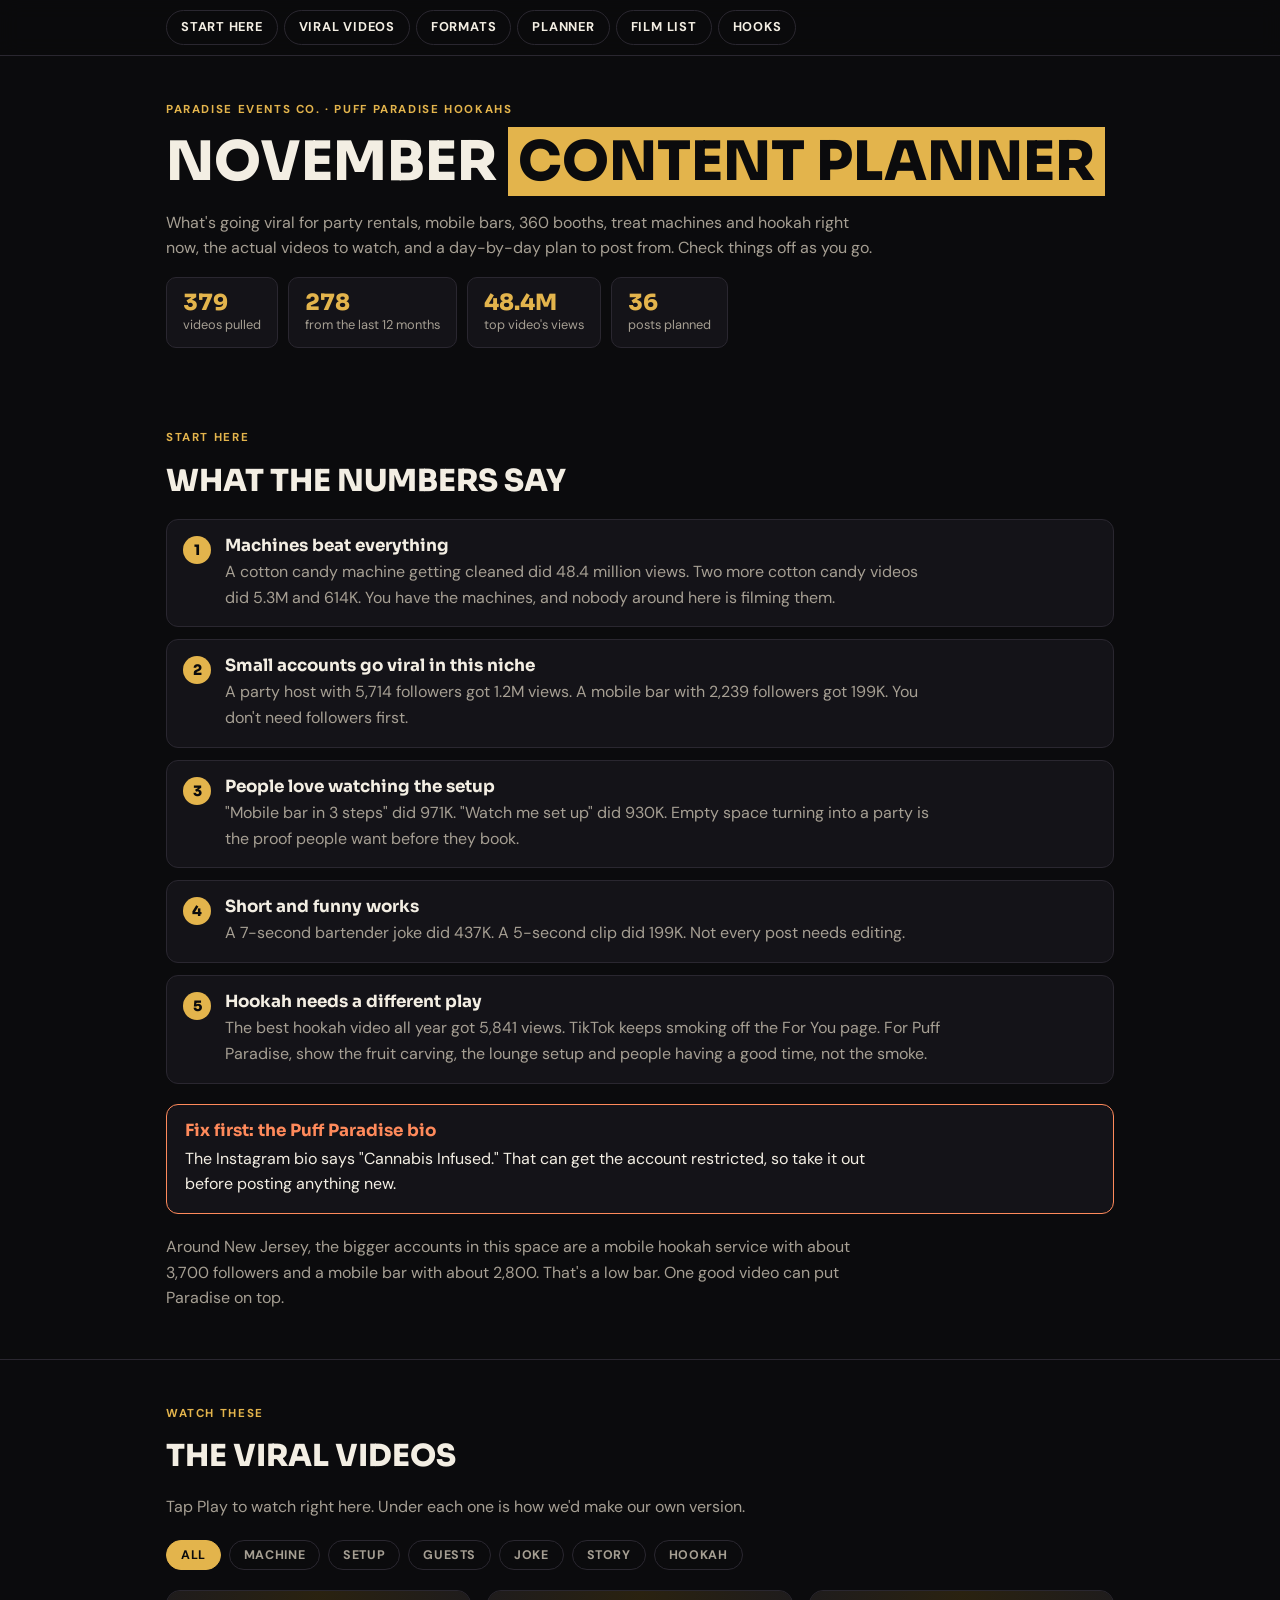
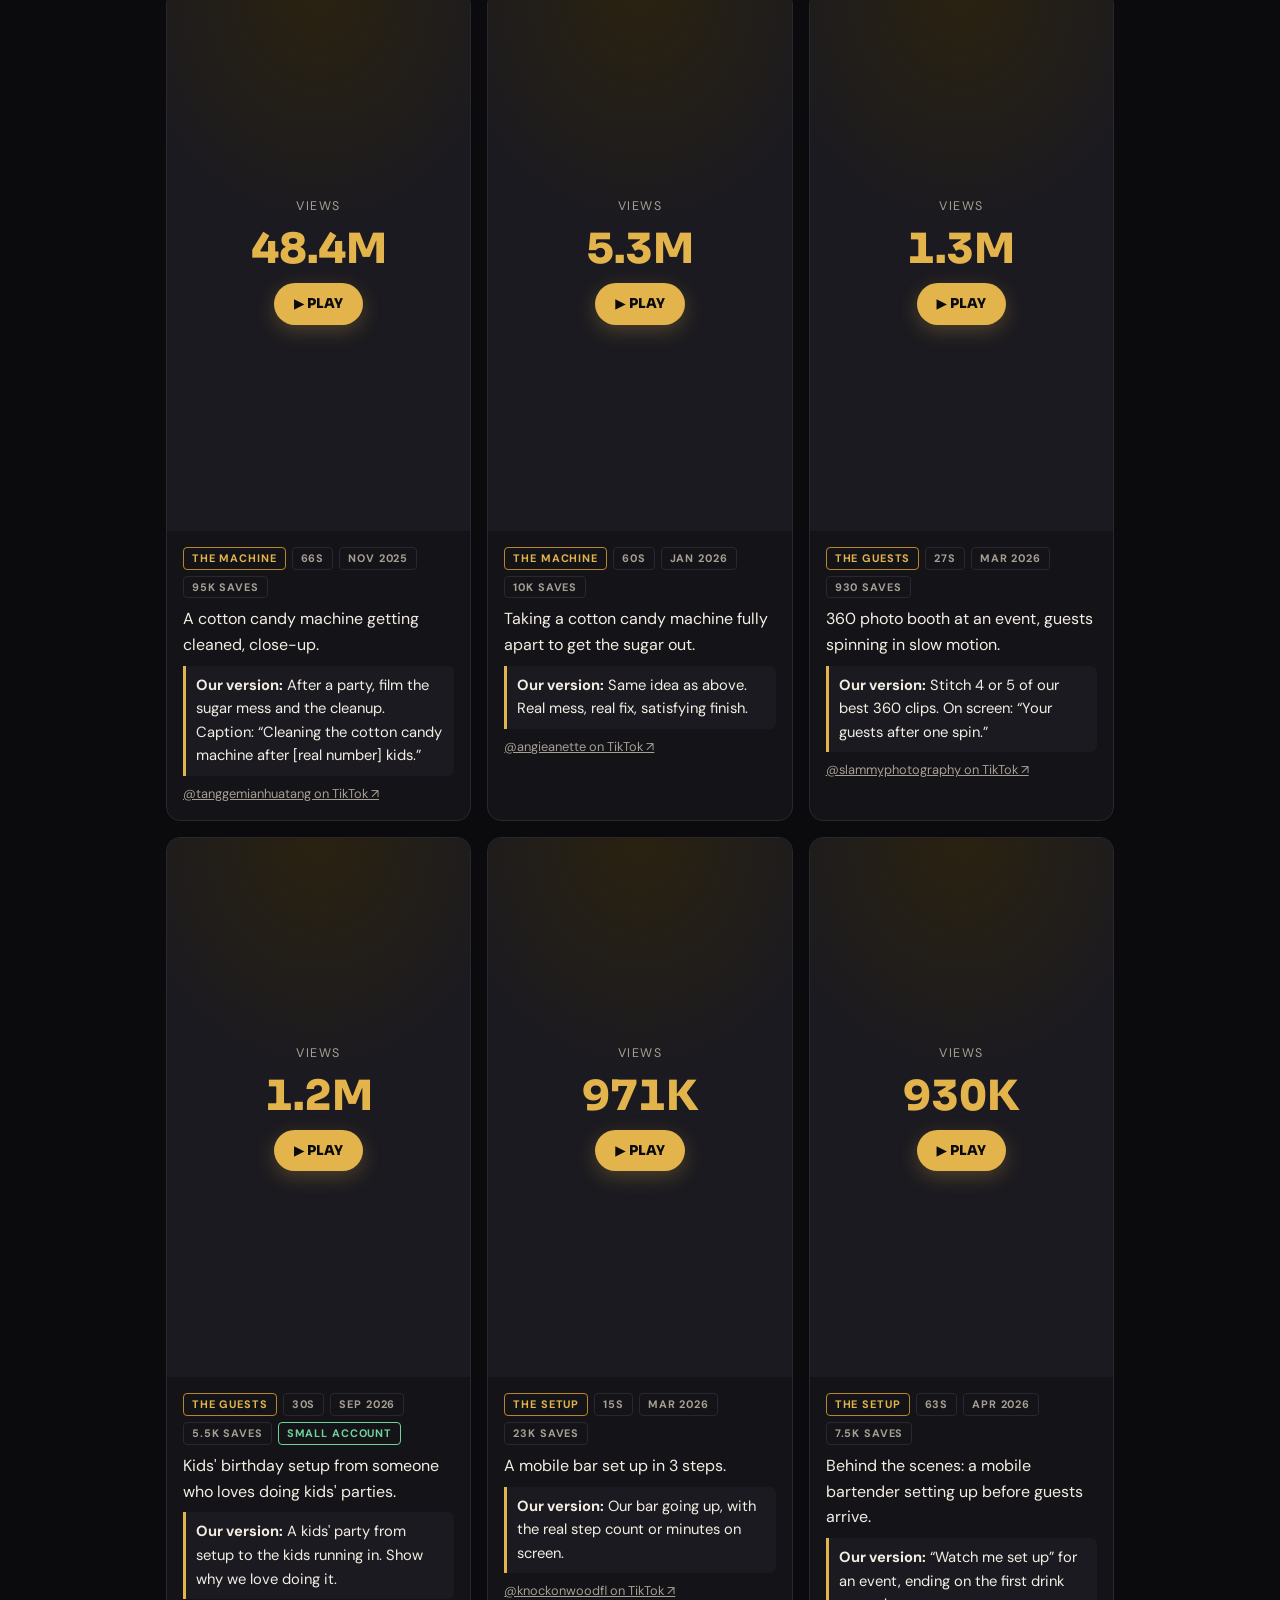
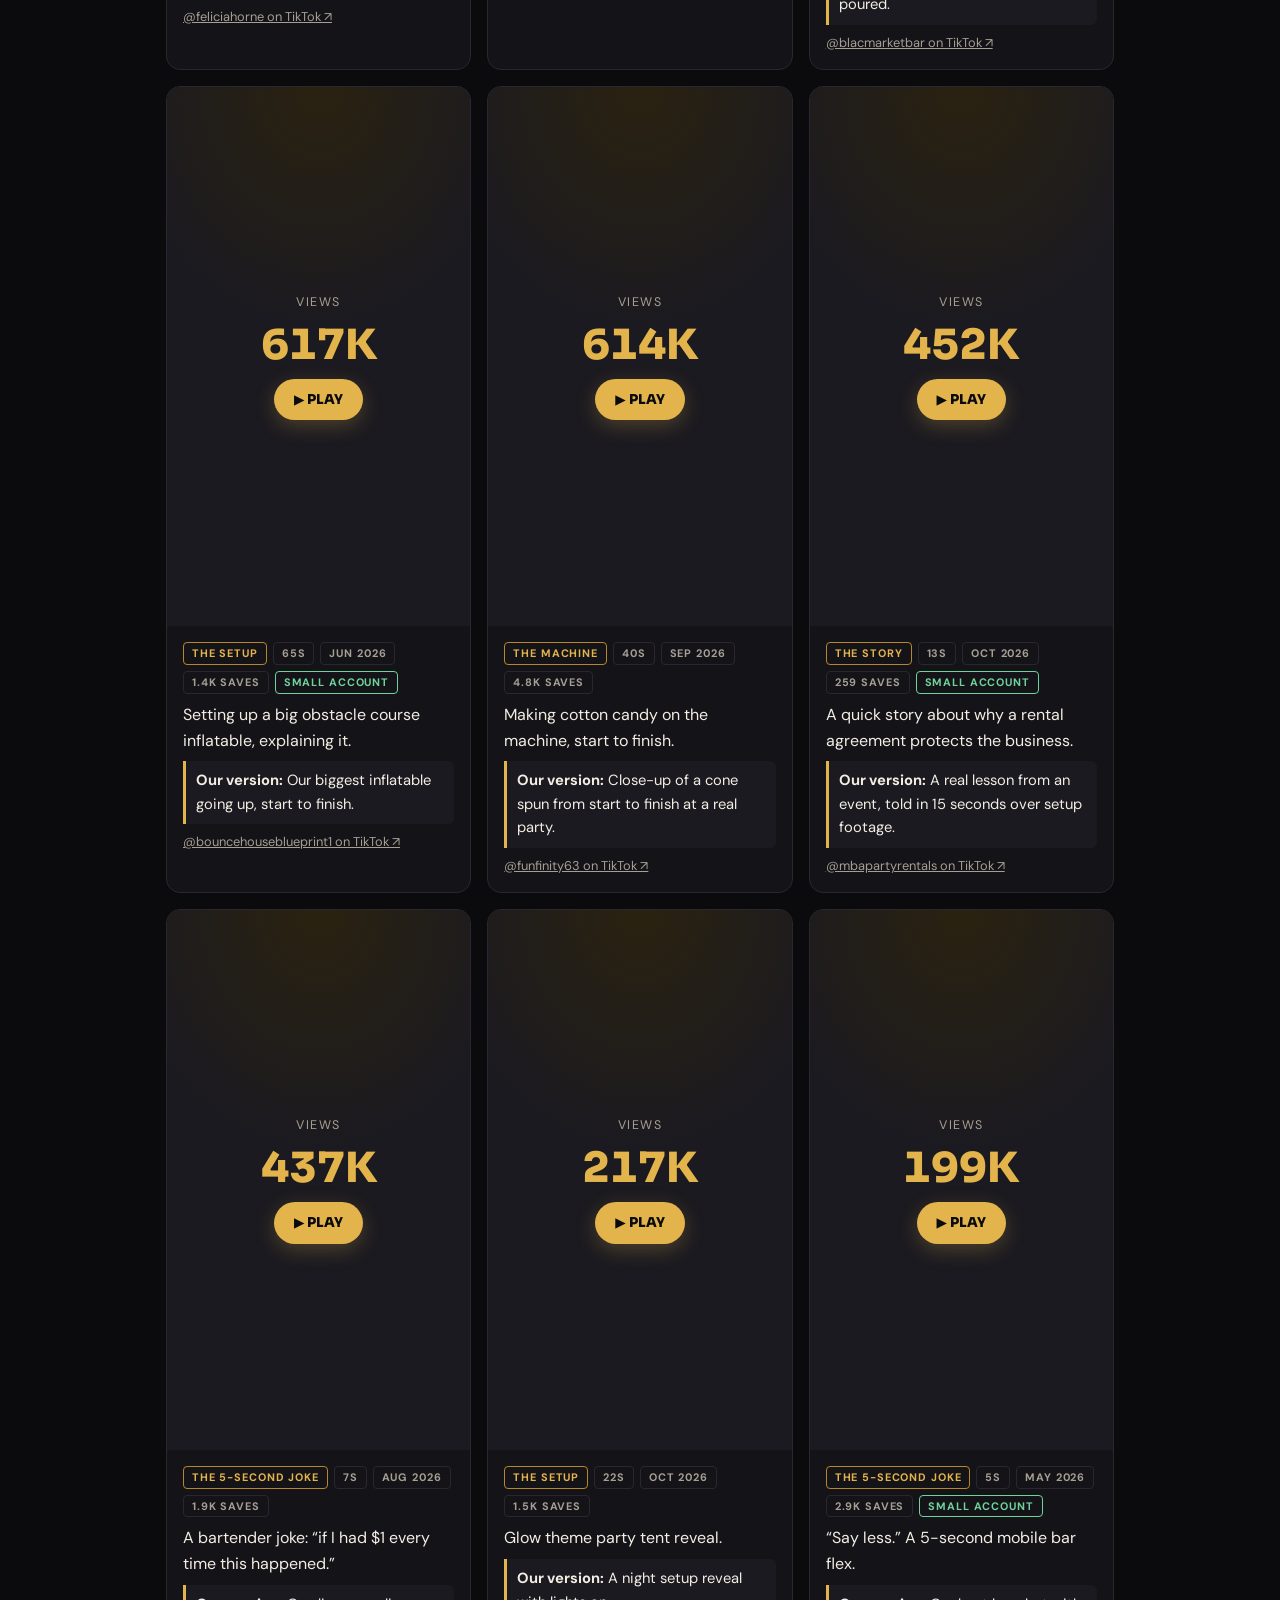
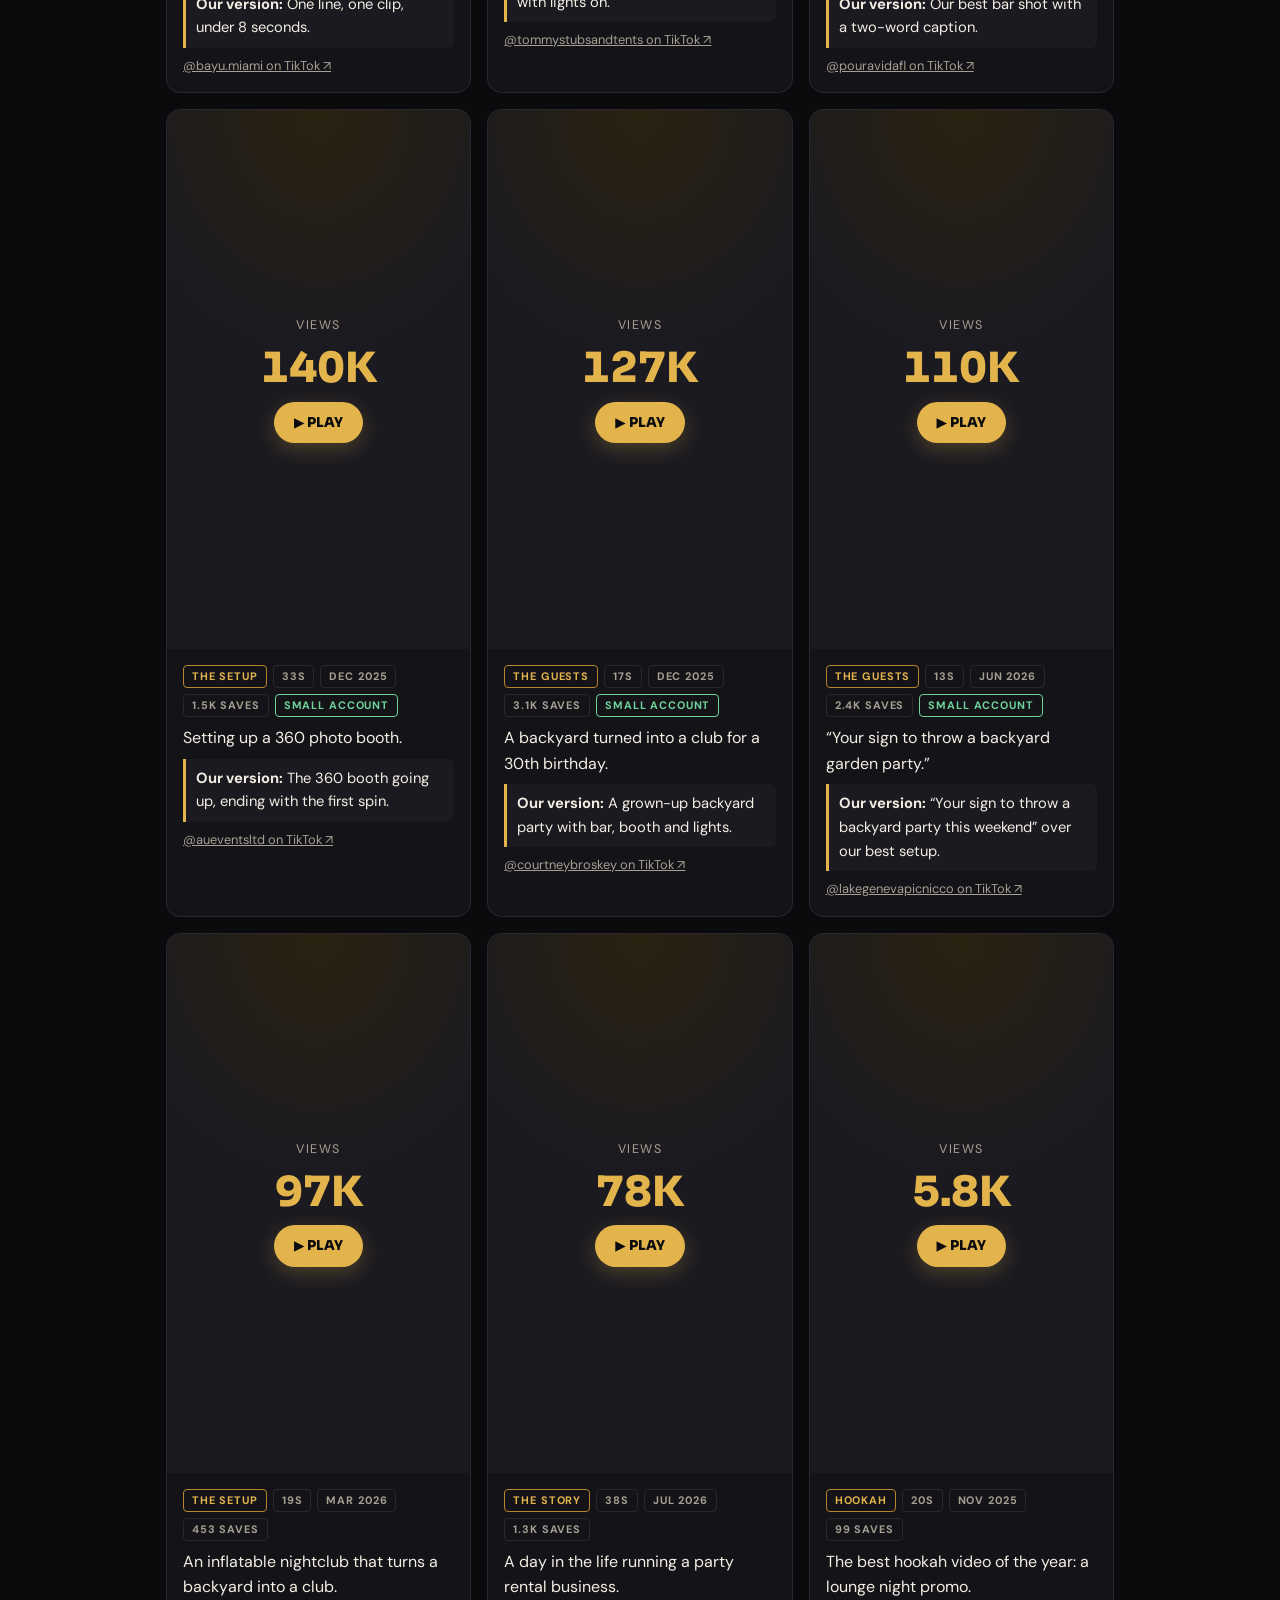
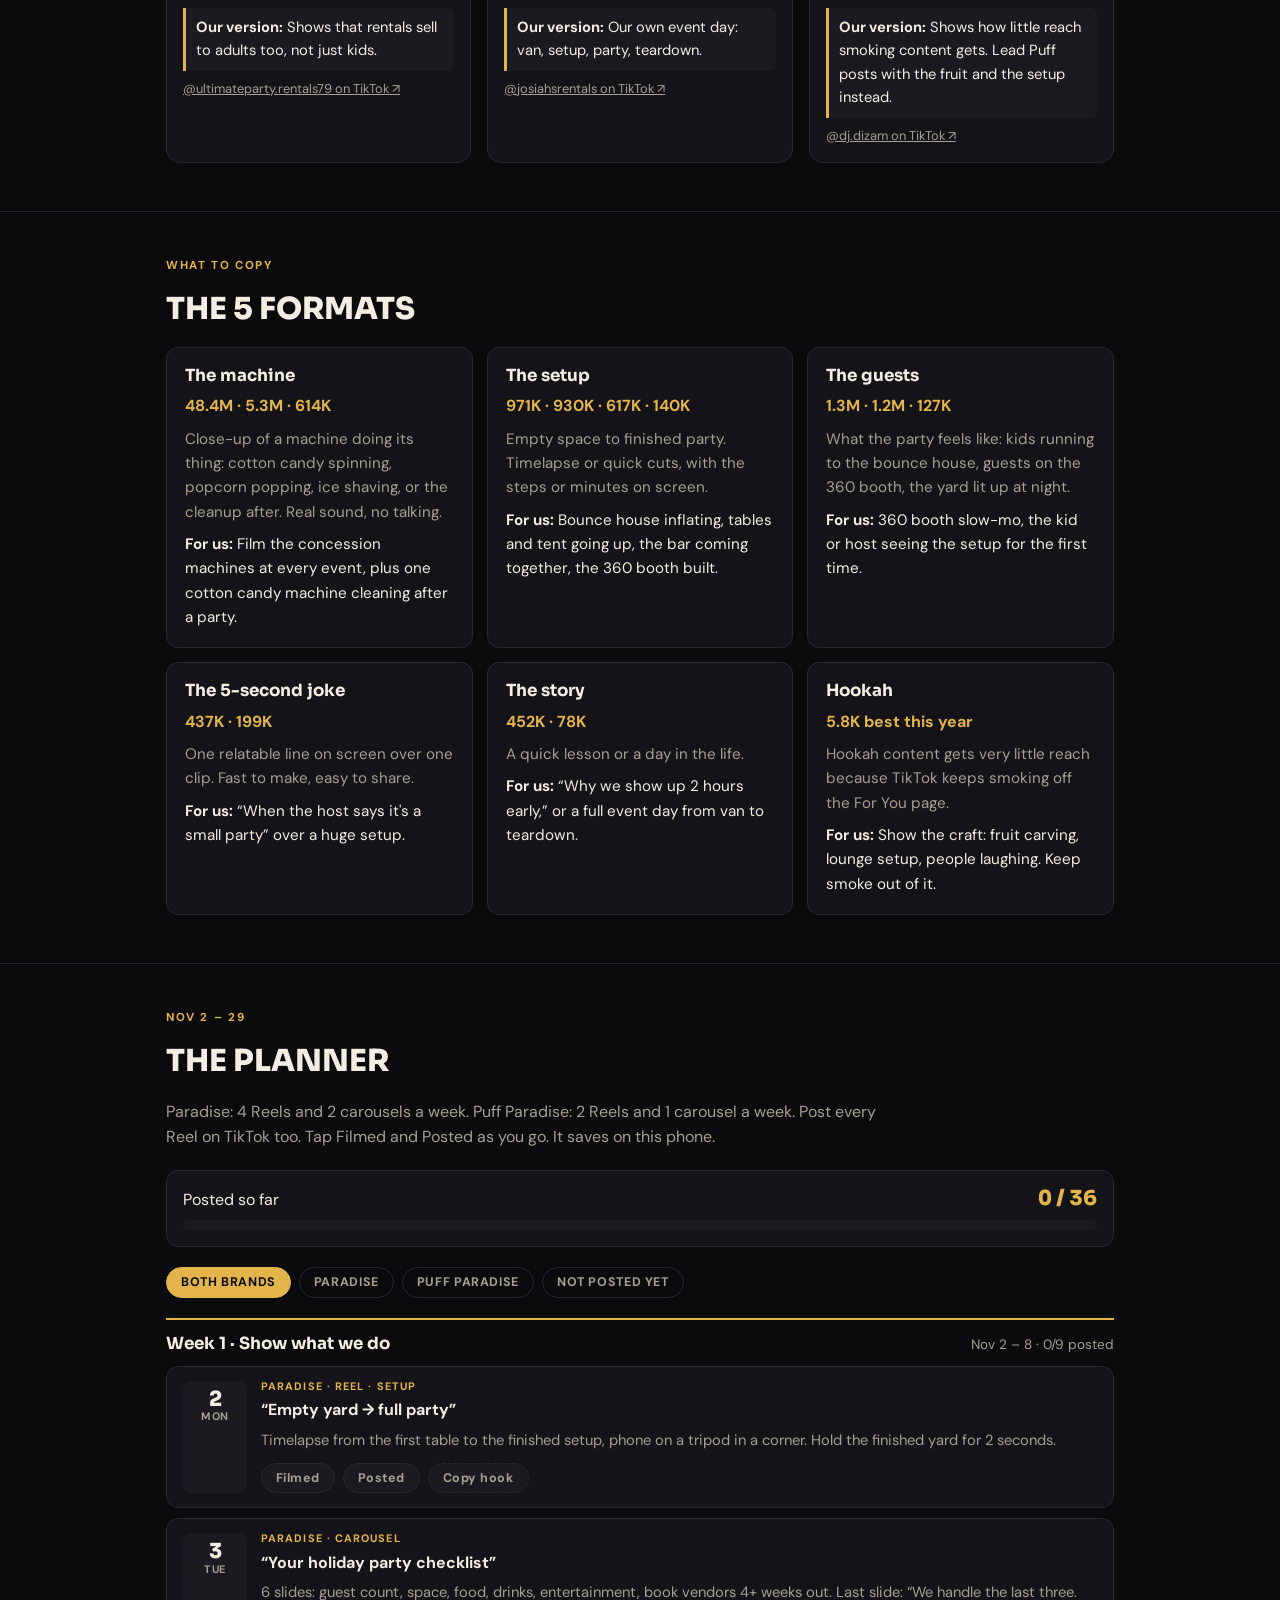
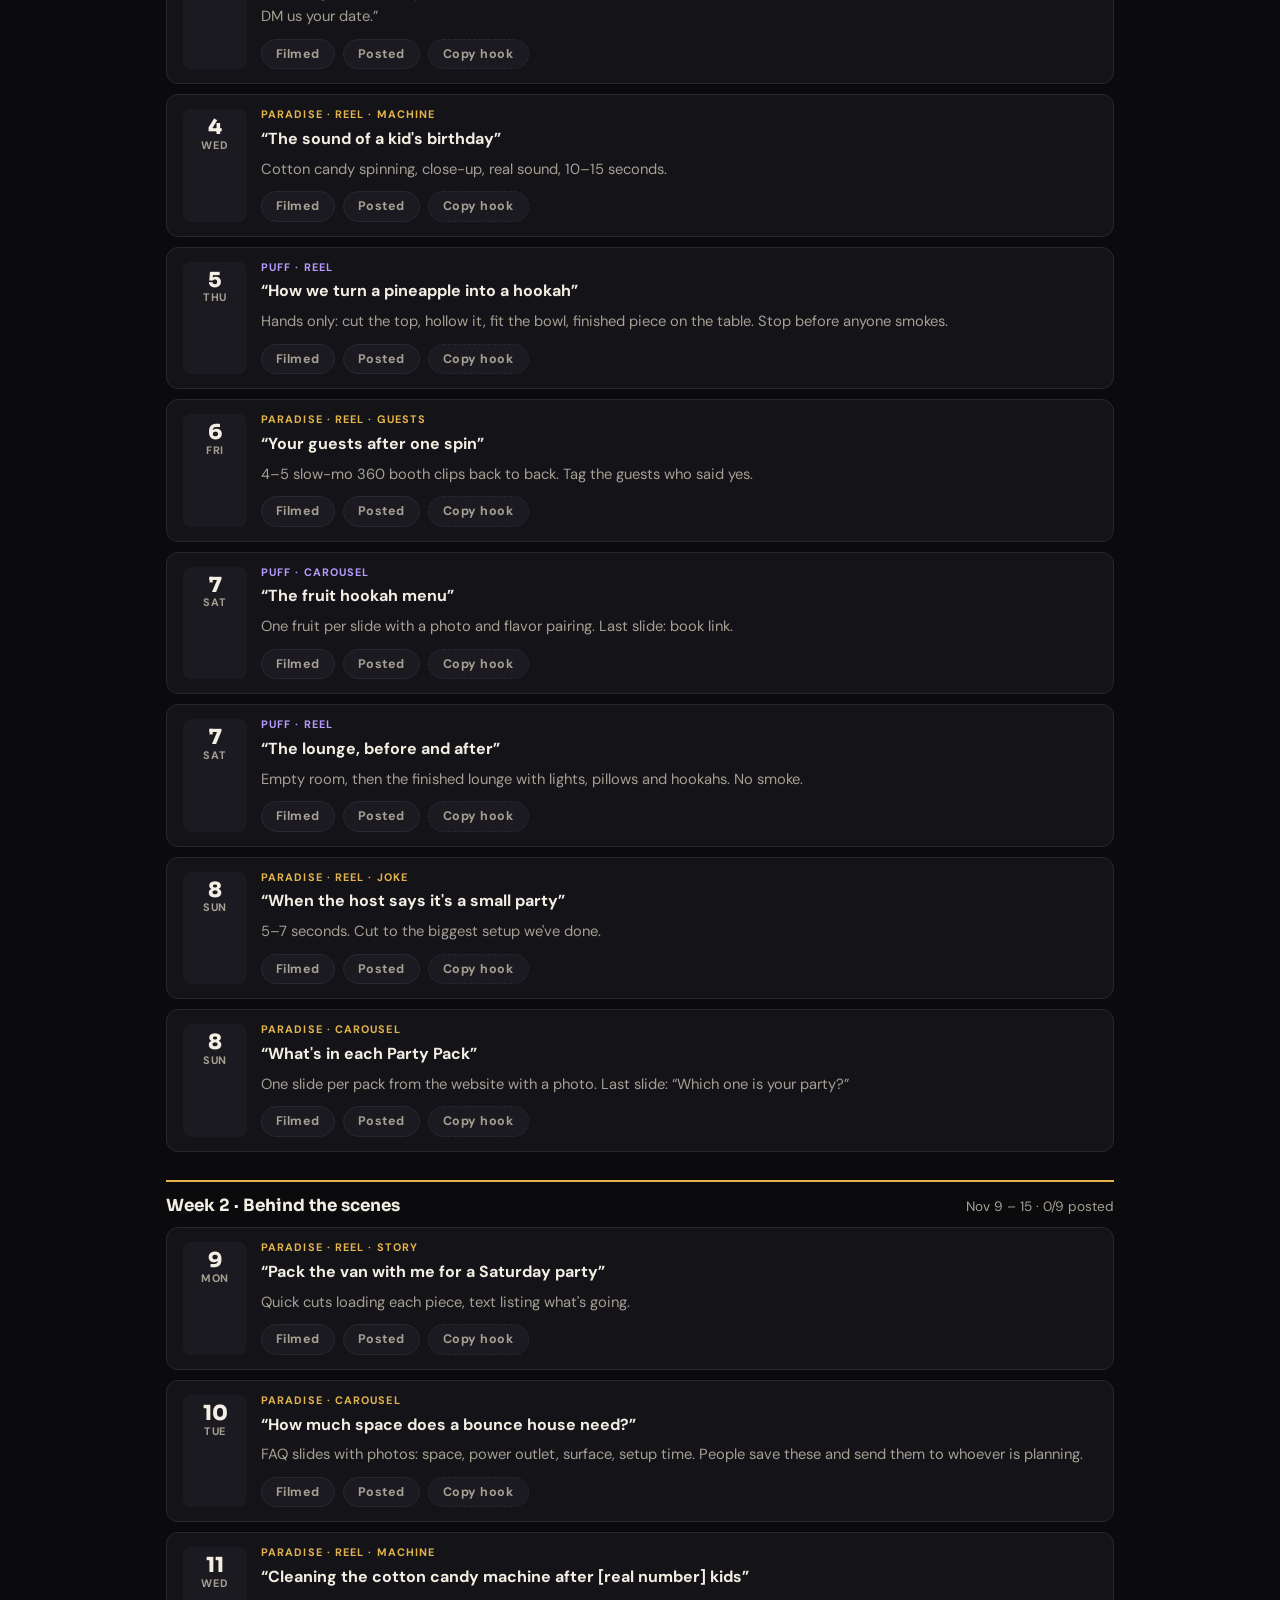
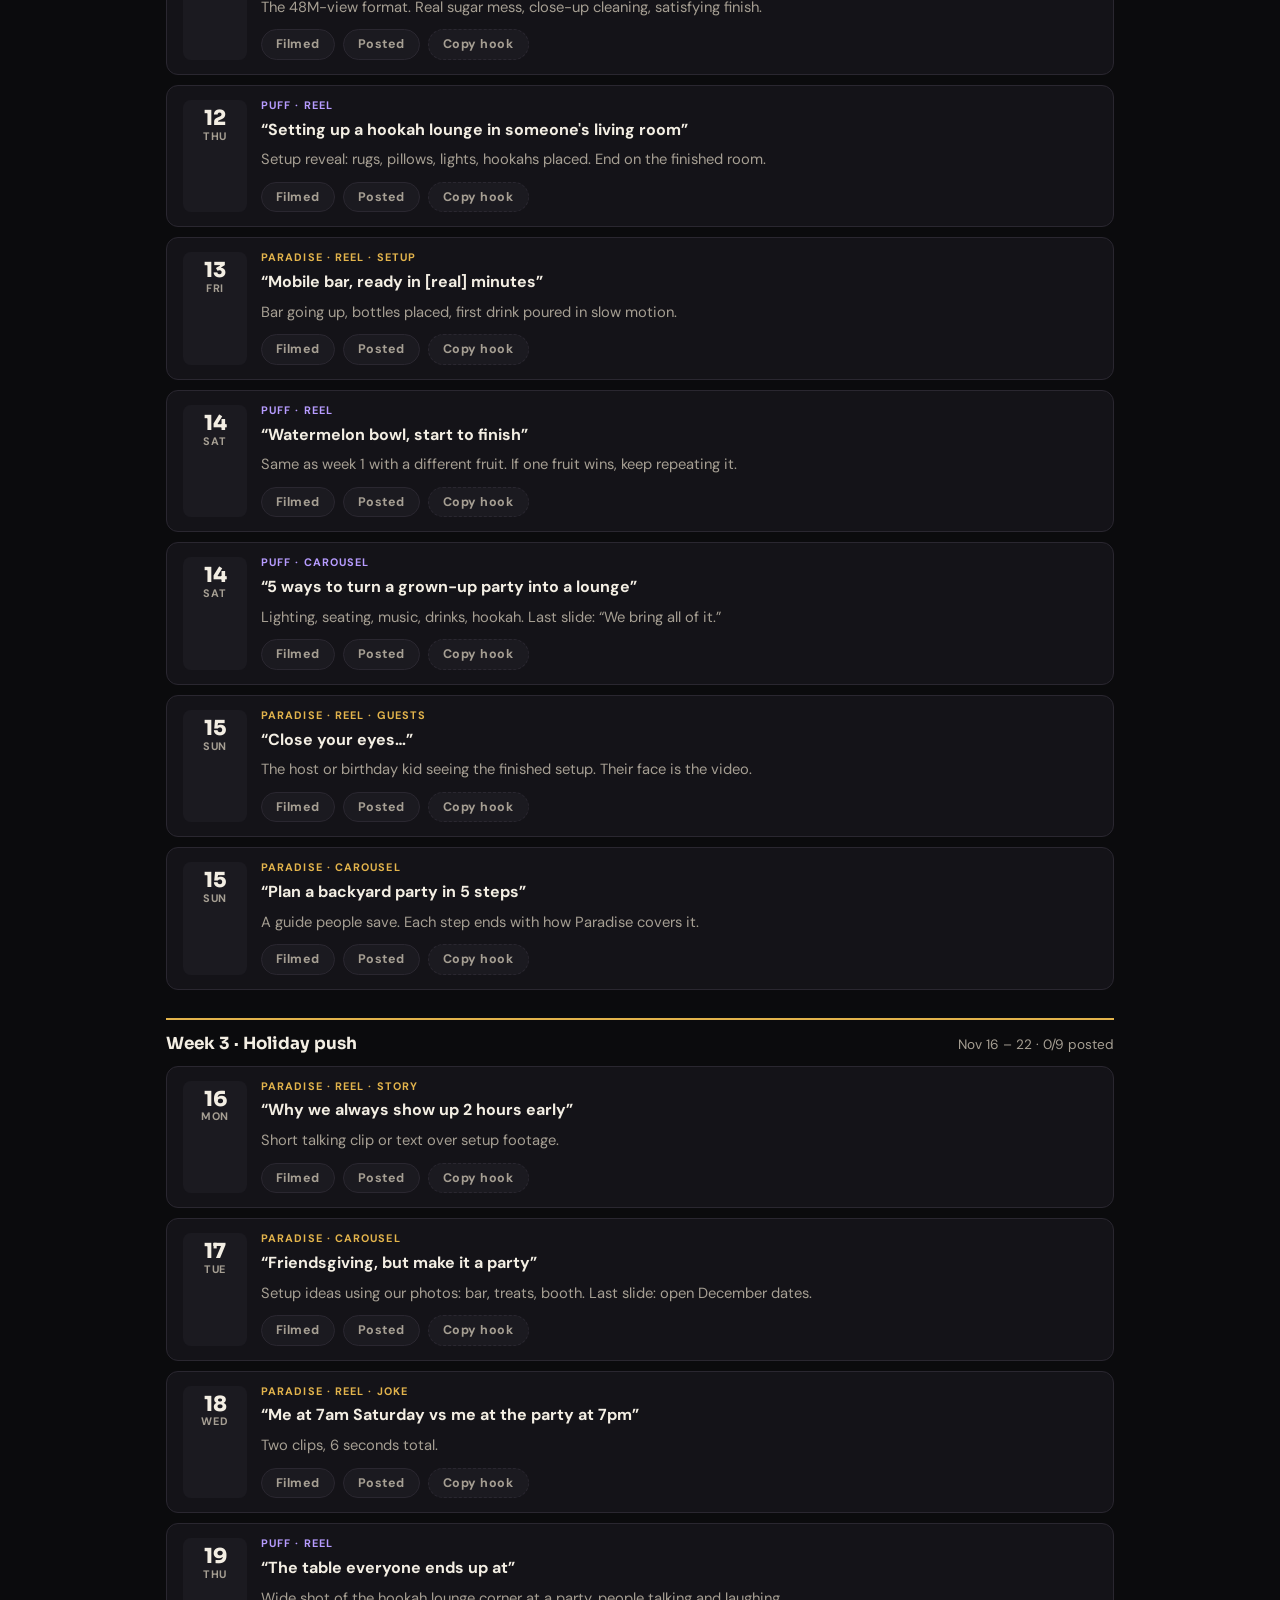
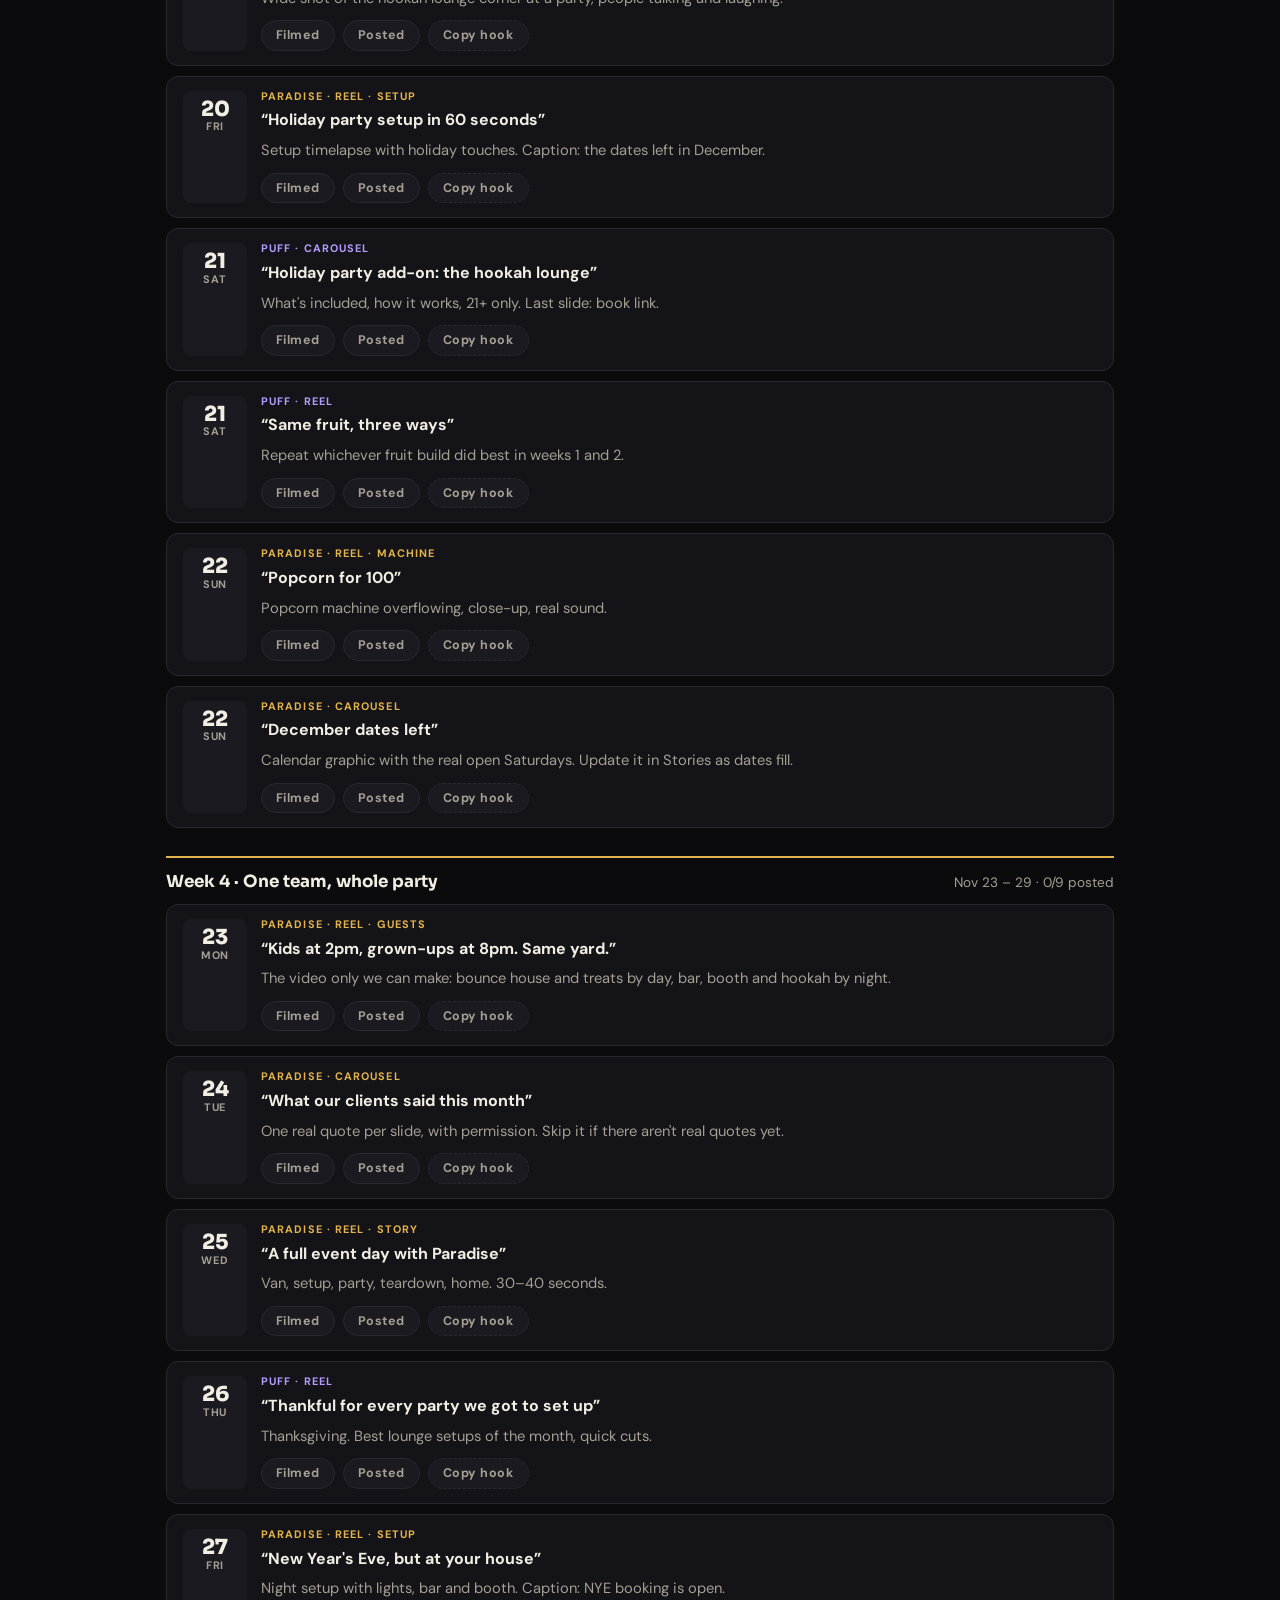
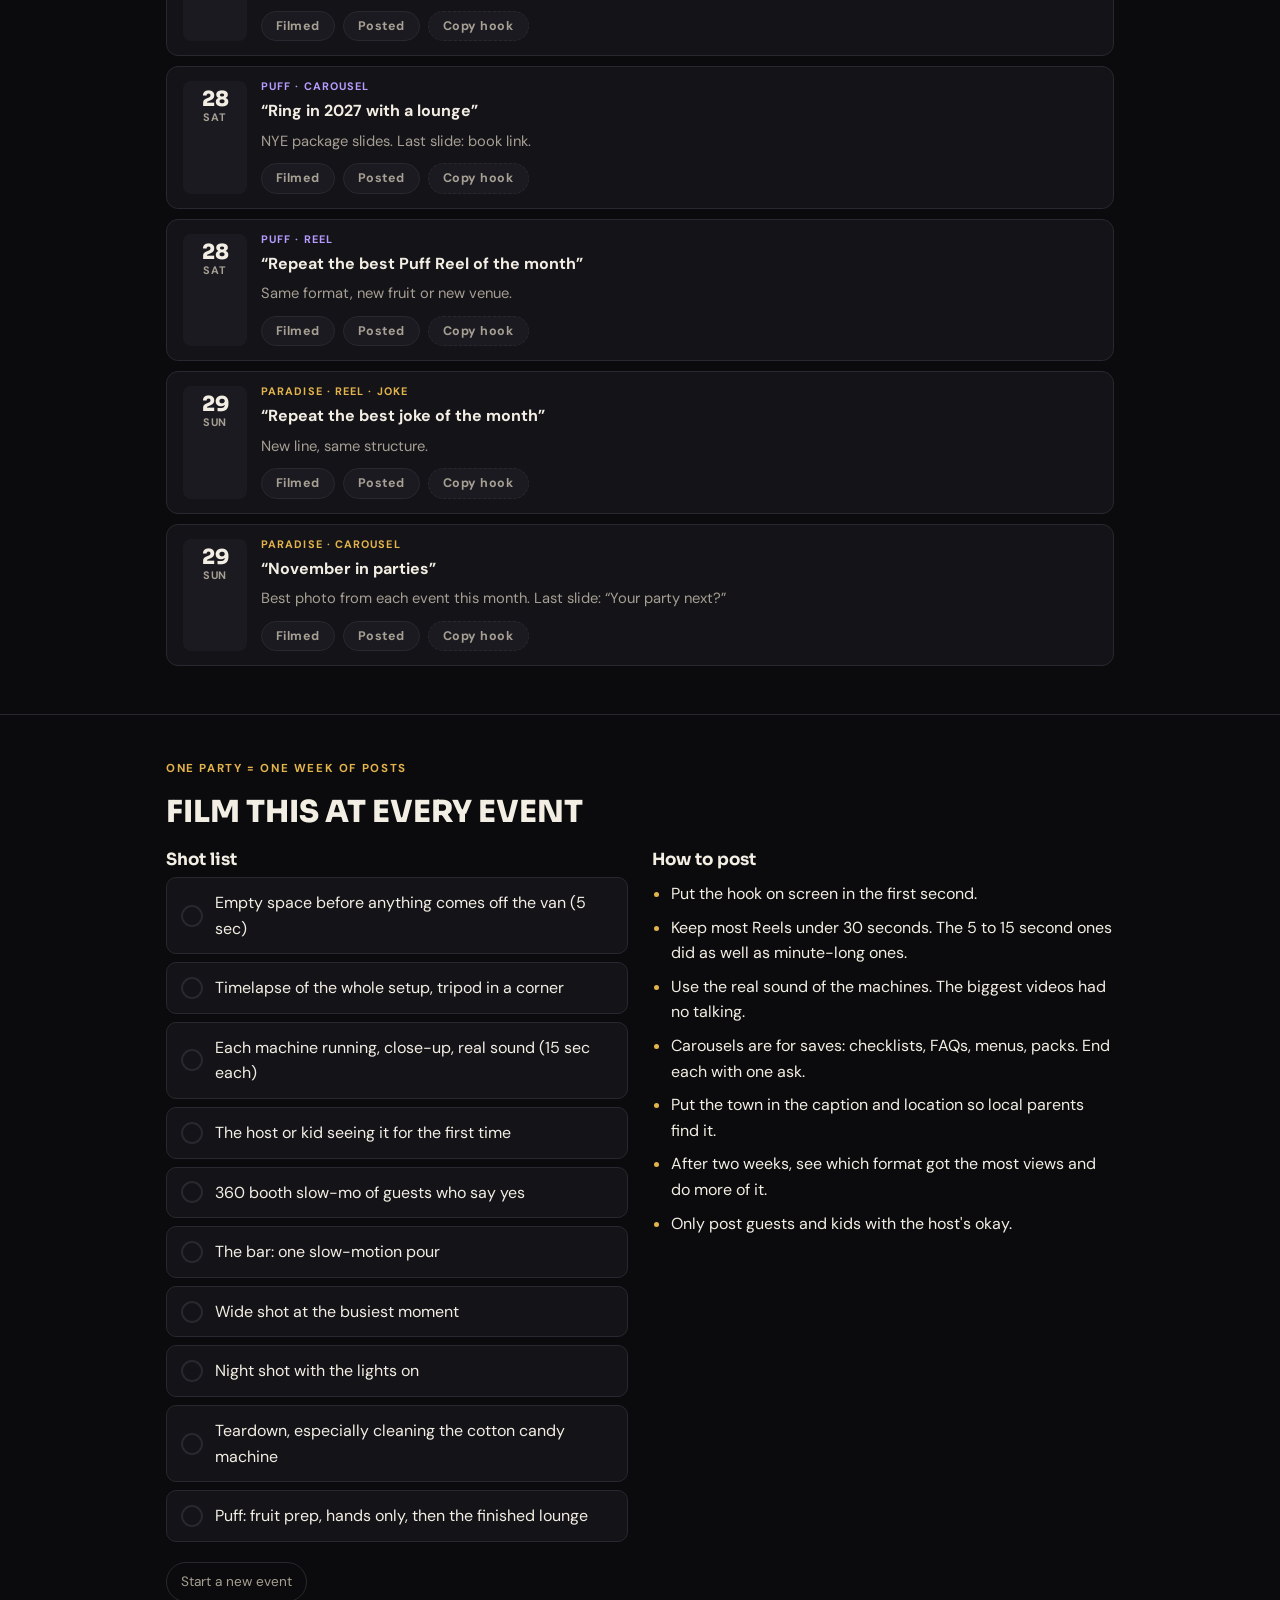
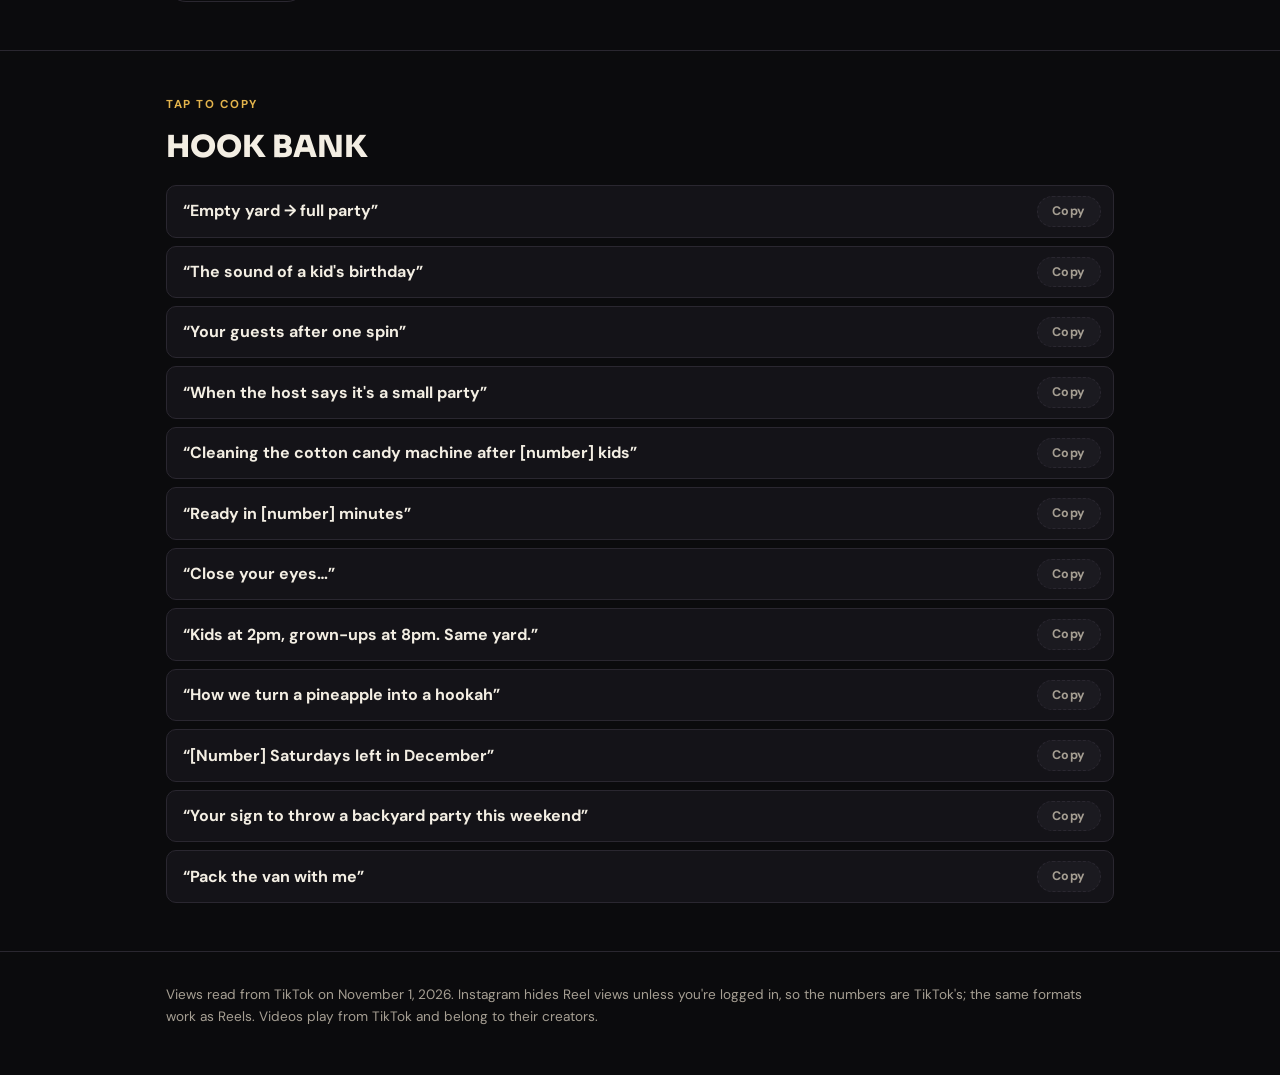
<file: plan.html>
<!doctype html>
<html lang="en">
<head>
<meta charset="utf-8">
<meta name="viewport" content="width=device-width, initial-scale=1, viewport-fit=cover">
<meta name="robots" content="noindex, nofollow">
<title>Paradise Content Planner</title>
<link rel="preconnect" href="https://fonts.googleapis.com">
<link rel="preconnect" href="https://fonts.gstatic.com" crossorigin>
<link rel="stylesheet" href="https://fonts.googleapis.com/css2?family=Sora:wght@600;700;800&family=DM+Sans:wght@400;500;700&display=swap">
<style>
:root {
  --bg: #0B0B0D; --panel: #141318; --panel2: #1B1A20; --line: #2A2730;
  --ink: #F3EEE3; --dim: #A69F93; --gold: #E3B44C; --gold-deep: #B8862A;
  --violet: #B79CFF; --hot: #FF8A5B; --ok: #6FD39B;
  --display: "Sora", "Segoe UI", system-ui, sans-serif;
  --body: "DM Sans", "Segoe UI", system-ui, sans-serif;
  color-scheme: dark;
}
* { box-sizing: border-box; }
html { scroll-behavior: smooth; scroll-padding-top: 70px; }
body { margin: 0; background: var(--bg); color: var(--ink); font: 16px/1.6 var(--body); -webkit-font-smoothing: antialiased; }
.wrap { max-width: 980px; margin: 0 auto; padding-left: max(16px, env(safe-area-inset-left)); padding-right: max(16px, env(safe-area-inset-right)); }
h1, h2, h3 { font-family: var(--display); margin: 0; line-height: 1.15; text-wrap: balance; }
h1 { font-size: clamp(2rem, 7vw, 3.4rem); font-weight: 800; text-transform: uppercase; }
h2 { font-size: clamp(1.4rem, 4vw, 1.9rem); font-weight: 800; text-transform: uppercase; }
h3 { font-size: 1.05rem; font-weight: 700; }
.hl { background: var(--gold); color: var(--bg); padding: 0 .18em; -webkit-box-decoration-break: clone; box-decoration-break: clone; }
p { margin: 0; max-width: 65ch; }
a { color: var(--gold); }
button { font: inherit; color: inherit; cursor: pointer; }
:focus-visible { outline: 2px solid var(--gold); outline-offset: 2px; }
.eyebrow { font: 700 .72rem/1 var(--body); letter-spacing: .14em; text-transform: uppercase; color: var(--gold); }
.dim { color: var(--dim); }

/* top nav */
.nav { position: sticky; top: 0; z-index: 20; background: rgba(11,11,13,.92); backdrop-filter: blur(10px); border-bottom: 1px solid var(--line); padding-top: env(safe-area-inset-top); }
.nav .wrap { display: flex; gap: 6px; overflow-x: auto; padding-block: 10px; scrollbar-width: none; }
.nav .wrap::-webkit-scrollbar { display: none; }
.nav a { flex: none; text-decoration: none; color: var(--ink); font: 700 .8rem/1 var(--body); letter-spacing: .06em; text-transform: uppercase; padding: 10px 14px; border: 1px solid var(--line); border-radius: 999px; }
.nav a:hover { border-color: var(--gold-deep); }

section { padding-block: 48px; border-bottom: 1px solid var(--line); }
section > .wrap { display: grid; gap: 20px; }
header.hero { padding-block: 48px 36px; }
header.hero .wrap { display: grid; gap: 16px; }
.stats { display: flex; flex-wrap: wrap; gap: 10px; }
.stat { background: var(--panel); border: 1px solid var(--line); border-radius: 10px; padding: 12px 16px; display: grid; }
.stat b { font: 800 1.4rem/1.1 var(--display); color: var(--gold); font-variant-numeric: tabular-nums; }
.stat span { font-size: .8rem; color: var(--dim); }

/* start here */
.points { display: grid; gap: 12px; counter-reset: p; }
.point { background: var(--panel); border: 1px solid var(--line); border-radius: 12px; padding: 16px 18px 16px 58px; position: relative; display: grid; gap: 4px; }
.point::before { counter-increment: p; content: counter(p); position: absolute; left: 16px; top: 16px; width: 28px; height: 28px; border-radius: 50%; background: var(--gold); color: var(--bg); font: 800 .9rem/28px var(--display); text-align: center; }
.point p { color: var(--dim); }
.warn { border: 1px solid var(--hot); border-radius: 12px; padding: 16px 18px; background: var(--panel); display: grid; gap: 6px; }
.warn h3 { color: var(--hot); }

/* chips */
.chips { display: flex; flex-wrap: wrap; gap: 8px; }
.chip { border: 1px solid var(--line); background: transparent; border-radius: 999px; padding: 8px 14px; font: 700 .78rem/1 var(--body); letter-spacing: .05em; text-transform: uppercase; color: var(--dim); }
.chip[aria-pressed="true"] { background: var(--gold); border-color: var(--gold); color: var(--bg); }

/* videos */
.vgrid { display: grid; grid-template-columns: repeat(auto-fill, minmax(280px, 1fr)); gap: 16px; }
.vcard { background: var(--panel); border: 1px solid var(--line); border-radius: 14px; overflow: hidden; display: grid; grid-template-rows: auto 1fr; min-width: 0; }
.vstage { aspect-ratio: 9 / 16; max-height: 560px; width: 100%; background: radial-gradient(120% 80% at 50% 0%, #2a2210 0%, var(--panel2) 55%); display: grid; place-items: center; position: relative; }
.vstage iframe { position: absolute; inset: 0; width: 100%; height: 100%; border: 0; }
.vplay { display: grid; justify-items: center; gap: 12px; background: none; border: 0; padding: 20px; text-align: center; }
.vplay .views { font: 800 2.6rem/1 var(--display); color: var(--gold); font-variant-numeric: tabular-nums; }
.vplay .lbl { font-size: .78rem; letter-spacing: .12em; text-transform: uppercase; color: var(--dim); }
.vplay .btn-play { display: inline-flex; align-items: center; gap: 8px; background: var(--gold); color: var(--bg); font: 800 .85rem/1 var(--display); text-transform: uppercase; padding: 14px 20px; border-radius: 999px; box-shadow: 0 6px 20px rgba(227,180,76,.25); }
.vbody { padding: 16px; display: grid; gap: 8px; align-content: start; }
.vmeta { display: flex; flex-wrap: wrap; gap: 6px; }
.pill { font: 700 .68rem/1 var(--body); letter-spacing: .08em; text-transform: uppercase; padding: 5px 8px; border-radius: 4px; border: 1px solid var(--line); color: var(--dim); }
.pill.f { border-color: var(--gold-deep); color: var(--gold); }
.pill.s { border-color: var(--ok); color: var(--ok); }
.vbody .copy { font-size: .92rem; color: var(--ink); background: var(--panel2); border-left: 3px solid var(--gold); padding: 8px 10px; border-radius: 0 6px 6px 0; }
.vbody .src { font-size: .8rem; color: var(--dim); }

/* formats */
.fgrid { display: grid; grid-template-columns: repeat(auto-fit, minmax(240px, 1fr)); gap: 14px; }
.fmt { background: var(--panel); border: 1px solid var(--line); border-radius: 12px; padding: 18px; display: grid; gap: 8px; align-content: start; }
.fmt .proof { color: var(--gold); font-weight: 700; font-variant-numeric: tabular-nums; }
.fmt p { color: var(--dim); font-size: .95rem; }
.fmt .use { color: var(--ink); }

/* planner */
.pbar { display: grid; gap: 8px; background: var(--panel); border: 1px solid var(--line); border-radius: 12px; padding: 16px; }
.pbar-top { display: flex; justify-content: space-between; gap: 12px; flex-wrap: wrap; align-items: baseline; }
.pbar-top b { font: 800 1.3rem/1 var(--display); color: var(--gold); font-variant-numeric: tabular-nums; }
.track { height: 10px; border-radius: 999px; background: var(--panel2); overflow: hidden; }
.track i { display: block; height: 100%; width: 0; background: linear-gradient(90deg, var(--gold-deep), var(--gold)); transition: width .3s; }
.week { display: grid; gap: 10px; }
.week-head { display: flex; justify-content: space-between; align-items: baseline; gap: 10px; flex-wrap: wrap; border-top: 2px solid var(--gold); padding-top: 14px; }
.week-head .cnt { font-size: .85rem; color: var(--dim); font-variant-numeric: tabular-nums; }
.post { background: var(--panel); border: 1px solid var(--line); border-radius: 12px; padding: 14px 16px; display: grid; grid-template-columns: 64px 1fr; gap: 4px 14px; }
.post.done { border-color: rgba(111,211,155,.45); }
.post .when { display: grid; align-content: start; text-align: center; background: var(--panel2); border-radius: 8px; padding: 8px 4px; }
.post .when b { font: 800 1.3rem/1 var(--display); }
.post .when span { font: 700 .68rem/1.4 var(--body); text-transform: uppercase; letter-spacing: .08em; color: var(--dim); }
.post .what { display: grid; gap: 6px; min-width: 0; }
.post .kind { font: 700 .68rem/1 var(--body); letter-spacing: .1em; text-transform: uppercase; color: var(--gold); }
.post.puff .kind { color: var(--violet); }
.post .hook { font-weight: 700; }
.post .how { color: var(--dim); font-size: .92rem; }
.post .acts { display: flex; flex-wrap: wrap; gap: 8px; margin-top: 4px; }
.tog { border: 1px solid var(--line); background: var(--panel2); border-radius: 999px; padding: 8px 14px; font: 700 .78rem/1 var(--body); letter-spacing: .04em; color: var(--dim); }
.tog[aria-pressed="true"] { background: var(--ok); border-color: var(--ok); color: #0B0B0D; }
.tog.copyb { border-style: dashed; }

/* lists */
.cols { display: grid; grid-template-columns: repeat(auto-fit, minmax(280px, 1fr)); gap: 24px; }
.shot { display: grid; gap: 8px; }
.shot button { text-align: left; display: flex; gap: 12px; align-items: center; background: var(--panel); border: 1px solid var(--line); border-radius: 10px; padding: 12px 14px; }
.shot button .dot { flex: none; width: 22px; height: 22px; border-radius: 50%; border: 2px solid var(--line); display: grid; place-items: center; font-size: .8rem; color: transparent; }
.shot button[aria-pressed="true"] { border-color: rgba(111,211,155,.45); color: var(--dim); }
.shot button[aria-pressed="true"] .dot { background: var(--ok); border-color: var(--ok); color: var(--bg); }
.reset { justify-self: start; background: none; border: 1px solid var(--line); border-radius: 999px; padding: 8px 14px; color: var(--dim); font-size: .85rem; }
.hooks { display: grid; gap: 8px; }
.hook-row { display: flex; justify-content: space-between; align-items: center; gap: 12px; background: var(--panel); border: 1px solid var(--line); border-radius: 10px; padding: 10px 12px 10px 16px; }
.hook-row span { font-weight: 700; min-width: 0; }
ul.rules { margin: 0; padding-left: 1.2em; display: grid; gap: 8px; }
ul.rules li::marker { color: var(--gold); }
footer { padding-block: 32px 48px; color: var(--dim); font-size: .85rem; }
.toast { position: fixed; left: 50%; bottom: calc(20px + env(safe-area-inset-bottom)); transform: translateX(-50%) translateY(20px); opacity: 0; background: var(--gold); color: var(--bg); font-weight: 700; padding: 10px 18px; border-radius: 999px; transition: .25s; pointer-events: none; z-index: 30; }
.toast.show { opacity: 1; transform: translateX(-50%) translateY(0); }
@media (max-width: 520px) { .post { grid-template-columns: 52px 1fr; } }
@media (prefers-reduced-motion: reduce) { html { scroll-behavior: auto; } .track i, .toast { transition: none; } }
</style>
</head>
<body>

<nav class="nav" aria-label="Sections">
  <div class="wrap">
    <a href="#start">Start here</a>
    <a href="#videos">Viral videos</a>
    <a href="#formats">Formats</a>
    <a href="#planner">Planner</a>
    <a href="#film">Film list</a>
    <a href="#hooks">Hooks</a>
  </div>
</nav>

<header class="hero">
  <div class="wrap">
    <span class="eyebrow">Paradise Events Co. · Puff Paradise Hookahs</span>
    <h1>November <span class="hl">content planner</span></h1>
    <p class="dim">What's going viral for party rentals, mobile bars, 360 booths, treat machines and hookah right now, the actual videos to watch, and a day-by-day plan to post from. Check things off as you go.</p>
    <div class="stats">
      <div class="stat"><b>379</b><span>videos pulled</span></div>
      <div class="stat"><b>278</b><span>from the last 12 months</span></div>
      <div class="stat"><b>48.4M</b><span>top video's views</span></div>
      <div class="stat"><b>36</b><span>posts planned</span></div>
    </div>
  </div>
</header>

<section id="start">
  <div class="wrap">
    <span class="eyebrow">Start here</span>
    <h2>What the numbers say</h2>
    <div class="points">
      <div class="point"><h3>Machines beat everything</h3><p>A cotton candy machine getting cleaned did 48.4 million views. Two more cotton candy videos did 5.3M and 614K. You have the machines, and nobody around here is filming them.</p></div>
      <div class="point"><h3>Small accounts go viral in this niche</h3><p>A party host with 5,714 followers got 1.2M views. A mobile bar with 2,239 followers got 199K. You don't need followers first.</p></div>
      <div class="point"><h3>People love watching the setup</h3><p>"Mobile bar in 3 steps" did 971K. "Watch me set up" did 930K. Empty space turning into a party is the proof people want before they book.</p></div>
      <div class="point"><h3>Short and funny works</h3><p>A 7-second bartender joke did 437K. A 5-second clip did 199K. Not every post needs editing.</p></div>
      <div class="point"><h3>Hookah needs a different play</h3><p>The best hookah video all year got 5,841 views. TikTok keeps smoking off the For You page. For Puff Paradise, show the fruit carving, the lounge setup and people having a good time, not the smoke.</p></div>
    </div>
    <div class="warn">
      <h3>Fix first: the Puff Paradise bio</h3>
      <p>The Instagram bio says "Cannabis Infused." That can get the account restricted, so take it out before posting anything new.</p>
    </div>
    <div class="local">
      <p class="dim">Around New Jersey, the bigger accounts in this space are a mobile hookah service with about 3,700 followers and a mobile bar with about 2,800. That's a low bar. One good video can put Paradise on top.</p>
    </div>
  </div>
</section>

<section id="videos">
  <div class="wrap">
    <span class="eyebrow">Watch these</span>
    <h2>The viral videos</h2>
    <p class="dim">Tap Play to watch right here. Under each one is how we'd make our own version.</p>
    <div class="chips" id="vfilter" role="group" aria-label="Filter videos by format"></div>
    <div class="vgrid" id="vgrid"></div>
  </div>
</section>

<section id="formats">
  <div class="wrap">
    <span class="eyebrow">What to copy</span>
    <h2>The 5 formats</h2>
    <div class="fgrid" id="fgrid"></div>
  </div>
</section>

<section id="planner">
  <div class="wrap">
    <span class="eyebrow">Nov 2 – 29</span>
    <h2>The planner</h2>
    <p class="dim">Paradise: 4 Reels and 2 carousels a week. Puff Paradise: 2 Reels and 1 carousel a week. Post every Reel on TikTok too. Tap Filmed and Posted as you go. It saves on this phone.</p>
    <div class="pbar">
      <div class="pbar-top"><span>Posted so far</span><b id="ptotal">0 / 36</b></div>
      <div class="track"><i id="pfill"></i></div>
    </div>
    <div class="chips" id="pfilter" role="group" aria-label="Show posts for"></div>
    <div id="weeks" style="display:grid;gap:28px"></div>
  </div>
</section>

<section id="film">
  <div class="wrap">
    <span class="eyebrow">One party = one week of posts</span>
    <h2>Film this at every event</h2>
    <div class="cols">
      <div class="shot" id="shots"></div>
      <div style="display:grid;gap:12px;align-content:start">
        <h3>How to post</h3>
        <ul class="rules">
          <li>Put the hook on screen in the first second.</li>
          <li>Keep most Reels under 30 seconds. The 5 to 15 second ones did as well as minute-long ones.</li>
          <li>Use the real sound of the machines. The biggest videos had no talking.</li>
          <li>Carousels are for saves: checklists, FAQs, menus, packs. End each with one ask.</li>
          <li>Put the town in the caption and location so local parents find it.</li>
          <li>After two weeks, see which format got the most views and do more of it.</li>
          <li>Only post guests and kids with the host's okay.</li>
        </ul>
      </div>
    </div>
    <button class="reset" id="shotreset" type="button">Start a new event</button>
  </div>
</section>

<section id="hooks">
  <div class="wrap">
    <span class="eyebrow">Tap to copy</span>
    <h2>Hook bank</h2>
    <div class="hooks" id="hooklist"></div>
  </div>
</section>

<footer><div class="wrap">Views read from TikTok on November 1, 2026. Instagram hides Reel views unless you're logged in, so the numbers are TikTok's; the same formats work as Reels. Videos play from TikTok and belong to their creators.</div></footer>

<div class="toast" id="toast" role="status" aria-live="polite"></div>

<script>
(() => {
  const FORMATS = {
    machine: { name: "The machine", proof: "48.4M · 5.3M · 614K", what: "Close-up of a machine doing its thing: cotton candy spinning, popcorn popping, ice shaving, or the cleanup after. Real sound, no talking.", use: "Film the concession machines at every event, plus one cotton candy machine cleaning after a party." },
    setup: { name: "The setup", proof: "971K · 930K · 617K · 140K", what: "Empty space to finished party. Timelapse or quick cuts, with the steps or minutes on screen.", use: "Bounce house inflating, tables and tent going up, the bar coming together, the 360 booth built." },
    guests: { name: "The guests", proof: "1.3M · 1.2M · 127K", what: "What the party feels like: kids running to the bounce house, guests on the 360 booth, the yard lit up at night.", use: "360 booth slow-mo, the kid or host seeing the setup for the first time." },
    joke: { name: "The 5-second joke", proof: "437K · 199K", what: "One relatable line on screen over one clip. Fast to make, easy to share.", use: "“When the host says it's a small party” over a huge setup." },
    story: { name: "The story", proof: "452K · 78K", what: "A quick lesson or a day in the life.", use: "“Why we show up 2 hours early,” or a full event day from van to teardown." },
    hookah: { name: "Hookah", proof: "5.8K best this year", what: "Hookah content gets very little reach because TikTok keeps smoking off the For You page.", use: "Show the craft: fruit carving, lounge setup, people laughing. Keep smoke out of it." }
  };
  const V = [
    { id: "7577341900747754774", a: "tanggemianhuatang", v: "48.4M", sv: "95K", d: 66, when: "Nov 2025", f: "machine", what: "A cotton candy machine getting cleaned, close-up.", copy: "After a party, film the sugar mess and the cleanup. Caption: “Cleaning the cotton candy machine after [real number] kids.”" },
    { id: "7592421476062612749", a: "angieanette", v: "5.3M", sv: "10K", d: 60, when: "Jan 2026", f: "machine", what: "Taking a cotton candy machine fully apart to get the sugar out.", copy: "Same idea as above. Real mess, real fix, satisfying finish." },
    { id: "7617831013418339602", a: "slammyphotography", v: "1.3M", sv: "930", d: 27, when: "Mar 2026", f: "guests", what: "360 photo booth at an event, guests spinning in slow motion.", copy: "Stitch 4 or 5 of our best 360 clips. On screen: “Your guests after one spin.”" },
    { id: "7684775760464203022", a: "feliciahorne", v: "1.2M", sv: "5.5K", d: 30, when: "Sep 2026", f: "guests", small: true, what: "Kids' birthday setup from someone who loves doing kids' parties.", copy: "A kids' party from setup to the kids running in. Show why we love doing it." },
    { id: "7619878186863578399", a: "knockonwoodfl", v: "971K", sv: "23K", d: 15, when: "Mar 2026", f: "setup", what: "A mobile bar set up in 3 steps.", copy: "Our bar going up, with the real step count or minutes on screen." },
    { id: "7628659697494609165", a: "blacmarketbar", v: "930K", sv: "7.5K", d: 63, when: "Apr 2026", f: "setup", what: "Behind the scenes: a mobile bartender setting up before guests arrive.", copy: "“Watch me set up” for an event, ending on the first drink poured." },
    { id: "7653844571792608542", a: "bouncehouseblueprint1", v: "617K", sv: "1.4K", d: 65, when: "Jun 2026", f: "setup", small: true, what: "Setting up a big obstacle course inflatable, explaining it.", copy: "Our biggest inflatable going up, start to finish." },
    { id: "7682079757873253662", a: "funfinity63", v: "614K", sv: "4.8K", d: 40, when: "Sep 2026", f: "machine", what: "Making cotton candy on the machine, start to finish.", copy: "Close-up of a cone spun from start to finish at a real party." },
    { id: "7692808495921433870", a: "mbapartyrentals", v: "452K", sv: "259", d: 13, when: "Oct 2026", f: "story", small: true, what: "A quick story about why a rental agreement protects the business.", copy: "A real lesson from an event, told in 15 seconds over setup footage." },
    { id: "7669207093571800334", a: "bayu.miami", v: "437K", sv: "1.9K", d: 7, when: "Aug 2026", f: "joke", what: "A bartender joke: “if I had $1 every time this happened.”", copy: "One line, one clip, under 8 seconds." },
    { id: "7695844555760979222", a: "tommystubsandtents", v: "217K", sv: "1.5K", d: 22, when: "Oct 2026", f: "setup", what: "Glow theme party tent reveal.", copy: "A night setup reveal with lights on." },
    { id: "7635756534001159438", a: "pouravidafl", v: "199K", sv: "2.9K", d: 5, when: "May 2026", f: "joke", small: true, what: "“Say less.” A 5-second mobile bar flex.", copy: "Our best bar shot with a two-word caption." },
    { id: "7582552403036376342", a: "aueventsltd", v: "140K", sv: "1.5K", d: 33, when: "Dec 2025", f: "setup", small: true, what: "Setting up a 360 photo booth.", copy: "The 360 booth going up, ending with the first spin." },
    { id: "7582468922868321567", a: "courtneybroskey", v: "127K", sv: "3.1K", d: 17, when: "Dec 2025", f: "guests", small: true, what: "A backyard turned into a club for a 30th birthday.", copy: "A grown-up backyard party with bar, booth and lights." },
    { id: "7650157554529504543", a: "lakegenevapicnicco", v: "110K", sv: "2.4K", d: 13, when: "Jun 2026", f: "guests", small: true, what: "“Your sign to throw a backyard garden party.”", copy: "“Your sign to throw a backyard party this weekend” over our best setup." },
    { id: "7617924684952243470", a: "ultimateparty.rentals79", v: "97K", sv: "453", d: 19, when: "Mar 2026", f: "setup", what: "An inflatable nightclub that turns a backyard into a club.", copy: "Shows that rentals sell to adults too, not just kids." },
    { id: "7657744124652702989", a: "josiahsrentals", v: "78K", sv: "1.3K", d: 38, when: "Jul 2026", f: "story", what: "A day in the life running a party rental business.", copy: "Our own event day: van, setup, party, teardown." },
    { id: "7575288459976281352", a: "dj.dizam", v: "5.8K", sv: "99", d: 20, when: "Nov 2025", f: "hookah", what: "The best hookah video of the year: a lounge night promo.", copy: "Shows how little reach smoking content gets. Lead Puff posts with the fruit and the setup instead." }
  ];
  const P = [
    // week 1
    { w: 1, day: "Mon", dt: "Nov 2", b: "p", k: "Reel · Setup", hook: "Empty yard → full party", how: "Timelapse from the first table to the finished setup, phone on a tripod in a corner. Hold the finished yard for 2 seconds." },
    { w: 1, day: "Tue", dt: "Nov 3", b: "p", k: "Carousel", hook: "Your holiday party checklist", how: "6 slides: guest count, space, food, drinks, entertainment, book vendors 4+ weeks out. Last slide: “We handle the last three. DM us your date.”" },
    { w: 1, day: "Wed", dt: "Nov 4", b: "p", k: "Reel · Machine", hook: "The sound of a kid's birthday", how: "Cotton candy spinning, close-up, real sound, 10–15 seconds." },
    { w: 1, day: "Thu", dt: "Nov 5", b: "h", k: "Puff · Reel", hook: "How we turn a pineapple into a hookah", how: "Hands only: cut the top, hollow it, fit the bowl, finished piece on the table. Stop before anyone smokes." },
    { w: 1, day: "Fri", dt: "Nov 6", b: "p", k: "Reel · Guests", hook: "Your guests after one spin", how: "4–5 slow-mo 360 booth clips back to back. Tag the guests who said yes." },
    { w: 1, day: "Sat", dt: "Nov 7", b: "h", k: "Puff · Carousel", hook: "The fruit hookah menu", how: "One fruit per slide with a photo and flavor pairing. Last slide: book link." },
    { w: 1, day: "Sat", dt: "Nov 7", b: "h", k: "Puff · Reel", hook: "The lounge, before and after", how: "Empty room, then the finished lounge with lights, pillows and hookahs. No smoke." },
    { w: 1, day: "Sun", dt: "Nov 8", b: "p", k: "Reel · Joke", hook: "When the host says it's a small party", how: "5–7 seconds. Cut to the biggest setup we've done." },
    { w: 1, day: "Sun", dt: "Nov 8", b: "p", k: "Carousel", hook: "What's in each Party Pack", how: "One slide per pack from the website with a photo. Last slide: “Which one is your party?”" },
    // week 2
    { w: 2, day: "Mon", dt: "Nov 9", b: "p", k: "Reel · Story", hook: "Pack the van with me for a Saturday party", how: "Quick cuts loading each piece, text listing what's going." },
    { w: 2, day: "Tue", dt: "Nov 10", b: "p", k: "Carousel", hook: "How much space does a bounce house need?", how: "FAQ slides with photos: space, power outlet, surface, setup time. People save these and send them to whoever is planning." },
    { w: 2, day: "Wed", dt: "Nov 11", b: "p", k: "Reel · Machine", hook: "Cleaning the cotton candy machine after [real number] kids", how: "The 48M-view format. Real sugar mess, close-up cleaning, satisfying finish." },
    { w: 2, day: "Thu", dt: "Nov 12", b: "h", k: "Puff · Reel", hook: "Setting up a hookah lounge in someone's living room", how: "Setup reveal: rugs, pillows, lights, hookahs placed. End on the finished room." },
    { w: 2, day: "Fri", dt: "Nov 13", b: "p", k: "Reel · Setup", hook: "Mobile bar, ready in [real] minutes", how: "Bar going up, bottles placed, first drink poured in slow motion." },
    { w: 2, day: "Sat", dt: "Nov 14", b: "h", k: "Puff · Reel", hook: "Watermelon bowl, start to finish", how: "Same as week 1 with a different fruit. If one fruit wins, keep repeating it." },
    { w: 2, day: "Sat", dt: "Nov 14", b: "h", k: "Puff · Carousel", hook: "5 ways to turn a grown-up party into a lounge", how: "Lighting, seating, music, drinks, hookah. Last slide: “We bring all of it.”" },
    { w: 2, day: "Sun", dt: "Nov 15", b: "p", k: "Reel · Guests", hook: "Close your eyes…", how: "The host or birthday kid seeing the finished setup. Their face is the video." },
    { w: 2, day: "Sun", dt: "Nov 15", b: "p", k: "Carousel", hook: "Plan a backyard party in 5 steps", how: "A guide people save. Each step ends with how Paradise covers it." },
    // week 3
    { w: 3, day: "Mon", dt: "Nov 16", b: "p", k: "Reel · Story", hook: "Why we always show up 2 hours early", how: "Short talking clip or text over setup footage." },
    { w: 3, day: "Tue", dt: "Nov 17", b: "p", k: "Carousel", hook: "Friendsgiving, but make it a party", how: "Setup ideas using our photos: bar, treats, booth. Last slide: open December dates." },
    { w: 3, day: "Wed", dt: "Nov 18", b: "p", k: "Reel · Joke", hook: "Me at 7am Saturday vs me at the party at 7pm", how: "Two clips, 6 seconds total." },
    { w: 3, day: "Thu", dt: "Nov 19", b: "h", k: "Puff · Reel", hook: "The table everyone ends up at", how: "Wide shot of the hookah lounge corner at a party, people talking and laughing." },
    { w: 3, day: "Fri", dt: "Nov 20", b: "p", k: "Reel · Setup", hook: "Holiday party setup in 60 seconds", how: "Setup timelapse with holiday touches. Caption: the dates left in December." },
    { w: 3, day: "Sat", dt: "Nov 21", b: "h", k: "Puff · Carousel", hook: "Holiday party add-on: the hookah lounge", how: "What's included, how it works, 21+ only. Last slide: book link." },
    { w: 3, day: "Sat", dt: "Nov 21", b: "h", k: "Puff · Reel", hook: "Same fruit, three ways", how: "Repeat whichever fruit build did best in weeks 1 and 2." },
    { w: 3, day: "Sun", dt: "Nov 22", b: "p", k: "Reel · Machine", hook: "Popcorn for 100", how: "Popcorn machine overflowing, close-up, real sound." },
    { w: 3, day: "Sun", dt: "Nov 22", b: "p", k: "Carousel", hook: "December dates left", how: "Calendar graphic with the real open Saturdays. Update it in Stories as dates fill." },
    // week 4
    { w: 4, day: "Mon", dt: "Nov 23", b: "p", k: "Reel · Guests", hook: "Kids at 2pm, grown-ups at 8pm. Same yard.", how: "The video only we can make: bounce house and treats by day, bar, booth and hookah by night." },
    { w: 4, day: "Tue", dt: "Nov 24", b: "p", k: "Carousel", hook: "What our clients said this month", how: "One real quote per slide, with permission. Skip it if there aren't real quotes yet." },
    { w: 4, day: "Wed", dt: "Nov 25", b: "p", k: "Reel · Story", hook: "A full event day with Paradise", how: "Van, setup, party, teardown, home. 30–40 seconds." },
    { w: 4, day: "Thu", dt: "Nov 26", b: "h", k: "Puff · Reel", hook: "Thankful for every party we got to set up", how: "Thanksgiving. Best lounge setups of the month, quick cuts." },
    { w: 4, day: "Fri", dt: "Nov 27", b: "p", k: "Reel · Setup", hook: "New Year's Eve, but at your house", how: "Night setup with lights, bar and booth. Caption: NYE booking is open." },
    { w: 4, day: "Sat", dt: "Nov 28", b: "h", k: "Puff · Carousel", hook: "Ring in 2027 with a lounge", how: "NYE package slides. Last slide: book link." },
    { w: 4, day: "Sat", dt: "Nov 28", b: "h", k: "Puff · Reel", hook: "Repeat the best Puff Reel of the month", how: "Same format, new fruit or new venue." },
    { w: 4, day: "Sun", dt: "Nov 29", b: "p", k: "Reel · Joke", hook: "Repeat the best joke of the month", how: "New line, same structure." },
    { w: 4, day: "Sun", dt: "Nov 29", b: "p", k: "Carousel", hook: "November in parties", how: "Best photo from each event this month. Last slide: “Your party next?”" }
  ];
  const WEEKS = { 1: ["Show what we do", "Nov 2 – 8"], 2: ["Behind the scenes", "Nov 9 – 15"], 3: ["Holiday push", "Nov 16 – 22"], 4: ["One team, whole party", "Nov 23 – 29"] };
  const SHOTS = ["Empty space before anything comes off the van (5 sec)", "Timelapse of the whole setup, tripod in a corner", "Each machine running, close-up, real sound (15 sec each)", "The host or kid seeing it for the first time", "360 booth slow-mo of guests who say yes", "The bar: one slow-motion pour", "Wide shot at the busiest moment", "Night shot with the lights on", "Teardown, especially cleaning the cotton candy machine", "Puff: fruit prep, hands only, then the finished lounge"];
  const HOOKS = ["Empty yard → full party", "The sound of a kid's birthday", "Your guests after one spin", "When the host says it's a small party", "Cleaning the cotton candy machine after [number] kids", "Ready in [number] minutes", "Close your eyes…", "Kids at 2pm, grown-ups at 8pm. Same yard.", "How we turn a pineapple into a hookah", "[Number] Saturdays left in December", "Your sign to throw a backyard party this weekend", "Pack the van with me"];

  const $ = s => document.querySelector(s);
  const esc = s => String(s).replace(/[&<>"]/g, c => ({ "&": "&amp;", "<": "&lt;", ">": "&gt;", '"': "&quot;" }[c]));
  const store = {
    get(k, d) { try { const v = localStorage.getItem(k); return v ? JSON.parse(v) : d; } catch { return d; } },
    set(k, v) { try { localStorage.setItem(k, JSON.stringify(v)); } catch {} }
  };
  const toast = msg => { const t = $("#toast"); t.textContent = msg; t.classList.add("show"); clearTimeout(t._h); t._h = setTimeout(() => t.classList.remove("show"), 1600); };
  async function copy(text) {
    try { await navigator.clipboard.writeText(text); toast("Copied"); }
    catch { const ta = document.createElement("textarea"); ta.value = text; document.body.appendChild(ta); ta.select(); try { document.execCommand("copy"); toast("Copied"); } catch { toast("Press and hold to copy"); } ta.remove(); }
  }

  // ---- videos ----
  let vf = "all";
  const vchips = [["all", "All"], ["machine", "Machine"], ["setup", "Setup"], ["guests", "Guests"], ["joke", "Joke"], ["story", "Story"], ["hookah", "Hookah"]];
  $("#vfilter").innerHTML = vchips.map(([k, n]) => `<button class="chip" type="button" data-vf="${k}" aria-pressed="${k === vf}">${n}</button>`).join("");
  function renderVideos() {
    $("#vgrid").innerHTML = V.filter(x => vf === "all" || x.f === vf).map(x => `
      <article class="vcard">
        <div class="vstage" id="st-${x.id}">
          <button class="vplay" type="button" data-play="${x.id}" aria-label="Play the @${esc(x.a)} video">
            <span class="lbl">views</span>
            <span class="views">${x.v}</span>
            <span class="btn-play">▶ Play</span>
          </button>
        </div>
        <div class="vbody">
          <div class="vmeta"><span class="pill f">${FORMATS[x.f].name}</span><span class="pill">${x.d}s</span><span class="pill">${x.when}</span><span class="pill">${x.sv} saves</span>${x.small ? '<span class="pill s">Small account</span>' : ""}</div>
          <p>${esc(x.what)}</p>
          <p class="copy"><b>Our version:</b> ${esc(x.copy)}</p>
          <a class="src" href="https://www.tiktok.com/@${esc(x.a)}/video/${x.id}" target="_blank" rel="noopener">@${esc(x.a)} on TikTok ↗</a>
        </div>
      </article>`).join("");
  }
  $("#vfilter").addEventListener("click", e => {
    const b = e.target.closest("[data-vf]"); if (!b) return;
    vf = b.dataset.vf;
    document.querySelectorAll("[data-vf]").forEach(c => c.setAttribute("aria-pressed", c === b));
    renderVideos();
  });
  $("#vgrid").addEventListener("click", e => {
    const b = e.target.closest("[data-play]"); if (!b) return;
    const id = b.dataset.play, st = document.getElementById("st-" + id);
    st.innerHTML = `<iframe src="https://www.tiktok.com/player/v1/${id}?autoplay=1&music_info=1&description=1" allow="autoplay; fullscreen; encrypted-media" allowfullscreen title="TikTok video"></iframe>`;
  });
  renderVideos();

  // ---- formats ----
  $("#fgrid").innerHTML = Object.values(FORMATS).map(f => `<div class="fmt"><h3>${f.name}</h3><span class="proof">${f.proof}</span><p>${esc(f.what)}</p><p class="use"><b>For us:</b> ${esc(f.use)}</p></div>`).join("");

  // ---- planner ----
  const KEY = "pe_plan_nov26";
  let st = store.get(KEY, {});
  let pf = "all";
  const pchips = [["all", "Both brands"], ["p", "Paradise"], ["h", "Puff Paradise"], ["todo", "Not posted yet"]];
  $("#pfilter").innerHTML = pchips.map(([k, n]) => `<button class="chip" type="button" data-pf="${k}" aria-pressed="${k === pf}">${n}</button>`).join("");
  const pid = (x, i) => "p" + i;
  function renderPlan() {
    const posted = P.filter((x, i) => st[pid(x, i)]?.posted).length;
    $("#ptotal").textContent = `${posted} / ${P.length}`;
    $("#pfill").style.width = (posted / P.length * 100) + "%";
    $("#weeks").innerHTML = [1, 2, 3, 4].map(w => {
      const items = P.map((x, i) => ({ x, i })).filter(({ x, i }) => x.w === w && (pf === "all" || pf === x.b || (pf === "todo" && !st[pid(x, i)]?.posted)));
      const wd = P.filter((x, i) => x.w === w && st[pid(x, i)]?.posted).length, wt = P.filter(x => x.w === w).length;
      return `<div class="week">
        <div class="week-head"><h3>Week ${w} · ${WEEKS[w][0]}</h3><span class="cnt">${WEEKS[w][1]} · ${wd}/${wt} posted</span></div>
        ${items.length ? items.map(({ x, i }) => {
          const s = st[pid(x, i)] || {};
          return `<div class="post ${x.b === "h" ? "puff" : ""} ${s.posted ? "done" : ""}">
            <div class="when"><b>${x.dt.split(" ")[1]}</b><span>${x.day}</span></div>
            <div class="what">
              <span class="kind">${x.b === "h" ? "" : "Paradise · "}${esc(x.k)}</span>
              <span class="hook">“${esc(x.hook)}”</span>
              <span class="how">${esc(x.how)}</span>
              <div class="acts">
                <button class="tog" type="button" data-t="filmed" data-i="${i}" aria-pressed="${!!s.filmed}">${s.filmed ? "✓ Filmed" : "Filmed"}</button>
                <button class="tog" type="button" data-t="posted" data-i="${i}" aria-pressed="${!!s.posted}">${s.posted ? "✓ Posted" : "Posted"}</button>
                <button class="tog copyb" type="button" data-c="${i}">Copy hook</button>
              </div>
            </div>
          </div>`;
        }).join("") : '<p class="dim">Nothing left here. Nice.</p>'}
      </div>`;
    }).join("");
  }
  $("#pfilter").addEventListener("click", e => {
    const b = e.target.closest("[data-pf]"); if (!b) return;
    pf = b.dataset.pf;
    document.querySelectorAll("[data-pf]").forEach(c => c.setAttribute("aria-pressed", c === b));
    renderPlan();
  });
  $("#weeks").addEventListener("click", e => {
    const c = e.target.closest("[data-c]");
    if (c) { copy(P[+c.dataset.c].hook); return; }
    const b = e.target.closest("[data-t]"); if (!b) return;
    const k = "p" + b.dataset.i, t = b.dataset.t;
    st[k] = st[k] || {};
    st[k][t] = !st[k][t];
    if (t === "posted" && st[k].posted) st[k].filmed = true;
    store.set(KEY, st);
    renderPlan();
    if (t === "posted" && st[k].posted) toast("Posted. Keep going!");
  });
  renderPlan();

  // ---- shot list ----
  const SK = "pe_shots";
  let sh = store.get(SK, []);
  function renderShots() {
    $("#shots").innerHTML = '<h3>Shot list</h3>' + SHOTS.map((s, i) => `<button type="button" data-s="${i}" aria-pressed="${sh.includes(i)}"><span class="dot" aria-hidden="true">✓</span><span>${esc(s)}</span></button>`).join("");
  }
  $("#shots").addEventListener("click", e => {
    const b = e.target.closest("[data-s]"); if (!b) return;
    const i = +b.dataset.s;
    sh = sh.includes(i) ? sh.filter(x => x !== i) : [...sh, i];
    store.set(SK, sh); renderShots();
  });
  $("#shotreset").addEventListener("click", () => { sh = []; store.set(SK, sh); renderShots(); toast("Shot list cleared"); });
  renderShots();

  // ---- hooks ----
  $("#hooklist").innerHTML = HOOKS.map((h, i) => `<div class="hook-row"><span>“${esc(h)}”</span><button class="tog copyb" type="button" data-h="${i}">Copy</button></div>`).join("");
  $("#hooklist").addEventListener("click", e => { const b = e.target.closest("[data-h]"); if (b) copy(HOOKS[+b.dataset.h]); });
})();
</script>
</body>
</html>
</file>
<file: css/site.css>
:root {
  --deep: #0B0B0D;          /* page ground */
  --panel: #15151A;         /* panel ground */
  --line: rgba(255,255,255,.10);
  --ink: #F7F3EA;
  --ink-dim: #B4AC9C;
  --gold: #E3B44C;
  --gold-lite: #FBE6AE;
  --gold-deep: #9A7420;
  --gold-glow: rgba(227,180,76,.55);
  --neon: #E040A0;
  --ease: cubic-bezier(.22,.61,.36,1);
  --wrap: min(1180px, calc(100vw - 32px));
}
* { box-sizing: border-box; }
html { scroll-behavior: smooth; }
body {
  margin: 0; background: var(--deep); color: var(--ink);
  font: 400 17px/1.55 "DM Sans", system-ui, sans-serif;
  text-align: center; -webkit-font-smoothing: antialiased;
  overflow-x: hidden;
}
img { max-width: 100%; display: block; }
a { color: var(--gold); }
.wrap { width: var(--wrap); margin: 0 auto; }
section { position: relative; padding: clamp(3.6rem, 8vw, 6rem) 0; }
.skip { position: absolute; left: -999px; }
.skip:focus { left: 16px; top: 16px; z-index: 999; background: var(--gold); color: #111; padding: 8px 12px; border-radius: 8px; }
:focus-visible { outline: 3px solid var(--gold-lite); outline-offset: 3px; }

/* ---- type ---- */
h1, h2, h3 { font-family: Sora, sans-serif; font-weight: 800; text-transform: uppercase; letter-spacing: -.02em; line-height: 1.06; margin: 0; }
h1 { font-size: clamp(2.4rem, 7.4vw, 5.2rem); }
h2 { font-size: clamp(1.9rem, 5.2vw, 3.4rem); }
h3 { font-size: 1.2rem; letter-spacing: -.01em; }
.eyebrow { font: 700 .72rem Sora, sans-serif; letter-spacing: .24em; text-transform: uppercase; color: var(--gold); margin: 0 0 1.1rem; }
.lede { color: var(--ink-dim); max-width: 600px; margin: 1.2rem auto 0; font-size: clamp(1rem, 2.4vw, 1.15rem); }
.line { display: block; }
/* signature headline: second line knocked out on a lit gold block */
.hl {
  position: relative; display: inline; color: #16120A;
  background: linear-gradient(95deg, var(--gold-lite) 0%, var(--gold) 50%, #C8952E 100%);
  padding: .04em .26em .08em; border-radius: .09em;
  box-shadow: 0 0 30px -4px var(--gold-glow), 0 0 90px -20px rgba(227,180,76,.6);
  -webkit-box-decoration-break: clone; box-decoration-break: clone;
  background-size: 200% 100%; animation: sheen 6s var(--ease) infinite;
}
@keyframes sheen { 0%, 70% { background-position: 100% 0; } 85% { background-position: 0 0; } 100% { background-position: 100% 0; } }

/* ---- placeholders the owner still has to fill ---- */
.ph { outline: 1px dashed var(--neon); outline-offset: 3px; color: var(--neon); font-size: .8rem; font-weight: 700; }

/* ---- buttons: lit pills ---- */
.btn {
  display: inline-flex; align-items: center; justify-content: center; gap: .55rem;
  min-height: 52px; padding: 1rem 1.6rem; border-radius: 999px; border: 0; cursor: pointer;
  font: 700 .9rem Sora, sans-serif; text-transform: uppercase; letter-spacing: .04em; text-decoration: none;
  transition: transform .2s var(--ease), filter .2s var(--ease), box-shadow .2s var(--ease);
}
.btn:hover { transform: translateY(-2px); filter: brightness(1.07); }
.btn:active { transform: translateY(0); }
.btn-gold {
  color: #16120A;
  background: linear-gradient(180deg, var(--gold-lite) -30%, var(--gold) 45%, var(--gold-deep) 130%);
  box-shadow: inset 0 1px 1px rgba(255,255,255,.55), inset 0 -2px 4px rgba(0,0,0,.3),
              0 0 22px -2px var(--gold-glow), 0 12px 30px -12px #000;
}
.btn-gold .arrow { transition: transform .2s var(--ease); }
.btn-gold:hover .arrow { transform: translateX(4px); }
.btn-glass {
  color: var(--ink); background: rgba(255,255,255,.06); backdrop-filter: blur(6px);
  box-shadow: inset 0 0 0 1px rgba(227,180,76,.55), inset 0 1px 0 rgba(255,255,255,.12), 0 0 18px -6px var(--gold-glow);
}
.btn-sm { min-height: 42px; padding: .7rem 1.15rem; font-size: .76rem; }

/* ---- scroll rail ---- */
.rail { position: fixed; top: 0; left: 0; height: 3px; width: 100%; z-index: 60; transform-origin: 0 50%; transform: scaleX(0);
  background: linear-gradient(90deg, var(--gold-lite), var(--gold), var(--neon)); box-shadow: 0 0 12px var(--gold-glow); }

/* ---- header ---- */
header { position: fixed; top: 0; left: 0; right: 0; z-index: 50; transition: background .3s var(--ease), border-color .3s var(--ease); border-bottom: 1px solid transparent; }
header.solid { background: rgba(11,11,13,.86); backdrop-filter: blur(12px); border-color: var(--line); }
.bar { width: var(--wrap); margin: 0 auto; display: flex; align-items: center; justify-content: space-between; height: 68px; }
.logo { display: flex; align-items: center; gap: 10px; text-decoration: none; color: var(--ink); text-align: left; }
.mono {
  width: 42px; height: 42px; border-radius: 50%; display: grid; place-items: center;
  font: 800 .95rem Sora, sans-serif; color: #16120A;
  background: radial-gradient(circle at 35% 30%, var(--gold-lite), var(--gold) 55%, var(--gold-deep));
  box-shadow: inset 0 1px 1px rgba(255,255,255,.5), inset 0 -2px 4px rgba(0,0,0,.38), 0 0 18px -2px var(--gold-glow), 0 6px 16px -6px rgba(0,0,0,.85);
}
.logo-name { font: 800 .82rem/1.1 Sora, sans-serif; letter-spacing: .14em; text-transform: uppercase; }
.logo-name small { display: block; font-weight: 600; font-size: .62rem; letter-spacing: .3em; color: var(--gold); }
nav ul { display: none; list-style: none; margin: 0; padding: 0; gap: 30px; }
nav a { color: var(--ink); text-decoration: none; font: 600 .74rem Sora, sans-serif; letter-spacing: .16em; text-transform: uppercase; opacity: .8; transition: opacity .2s, color .2s; }
nav a:hover { opacity: 1; color: var(--gold); }
@media (min-width: 900px) { nav ul { display: flex; } }

/* ---- hero ---- */
.hero { min-height: 100svh; display: grid; align-items: center; padding: 110px 0 90px; overflow: hidden; isolation: isolate; }
.hero-bg { position: absolute; inset: -4%; z-index: -2; background-position: 72% center; background-size: cover; background-repeat: no-repeat; animation: drift 22s ease-in-out infinite alternate; }
@keyframes drift { from { transform: scale(1.06) translate3d(0,0,0); } to { transform: scale(1.16) translate3d(-2%, -1.5%, 0); } }
.hero::after {
  content: ""; position: absolute; inset: 0; z-index: -1;
  background:
    radial-gradient(ellipse at 50% 48%, rgba(11,11,13,.62), rgba(11,11,13,.2) 60%, transparent 75%),
    linear-gradient(180deg, rgba(11,11,13,.55) 0%, rgba(11,11,13,.1) 30%, rgba(11,11,13,.35) 70%, var(--deep) 100%);
}
.hero h1 { text-shadow: 0 6px 40px rgba(0,0,0,.7); }
.hero .lede { color: #E6DFD0; text-shadow: 0 2px 14px rgba(0,0,0,.9); }
.hero .cta { display: flex; flex-wrap: wrap; justify-content: center; gap: 12px; margin-top: 2rem; }
.trust { display: flex; flex-wrap: wrap; justify-content: center; gap: 8px 22px; margin-top: 2rem; font: 600 .7rem Sora, sans-serif; letter-spacing: .2em; text-transform: uppercase; color: var(--ink-dim); }
.trust span::before { content: "✦"; color: var(--gold); margin-right: 8px; }
.scroll-cue { position: absolute; bottom: 26px; left: 50%; width: 24px; height: 38px; margin-left: -12px; border-radius: 14px; box-shadow: inset 0 0 0 1.5px rgba(247,243,234,.45); }
.scroll-cue::after { content: ""; position: absolute; left: 50%; top: 8px; width: 4px; height: 8px; margin-left: -2px; border-radius: 2px; background: var(--gold); animation: cue 1.8s var(--ease) infinite; }
@keyframes cue { 0% { opacity: 0; transform: translateY(0); } 30% { opacity: 1; } 100% { opacity: 0; transform: translateY(12px); } }

/* ---- marquee ---- */
.marquee { overflow: hidden; border-block: 1px solid var(--line); background: linear-gradient(90deg, #121216, #17151A, #121216); padding: 18px 0;
  -webkit-mask-image: linear-gradient(90deg, transparent, #000 8%, #000 92%, transparent); mask-image: linear-gradient(90deg, transparent, #000 8%, #000 92%, transparent); }
.marquee-track { display: flex; width: max-content; animation: marquee 34s linear infinite; }
.marquee:hover .marquee-track { animation-play-state: paused; }
.marquee ul { display: flex; list-style: none; margin: 0; padding: 0; }
.marquee li { font: 800 clamp(1rem, 2.6vw, 1.35rem) Sora, sans-serif; text-transform: uppercase; letter-spacing: .02em; white-space: nowrap; padding: 0 1.4rem; color: var(--ink); }
.marquee li:nth-child(even) { color: transparent; -webkit-text-stroke: 1px var(--gold); }
.marquee li::after { content: "✦"; color: var(--gold); margin-left: 2.8rem; -webkit-text-stroke: 0; font-size: .7em; vertical-align: middle; }
@keyframes marquee { to { transform: translateX(-50%); } }

/* ---- atmosphere: grain + light pools ---- */
body::before {
  content: ""; position: fixed; inset: 0; z-index: 100; pointer-events: none; opacity: .05; mix-blend-mode: overlay;
  background-image: url("data:image/svg+xml,%3Csvg xmlns='http://www.w3.org/2000/svg' width='140' height='140'%3E%3Cfilter id='n'%3E%3CfeTurbulence type='fractalNoise' baseFrequency='.9' numOctaves='3' stitchTiles='stitch'/%3E%3C/filter%3E%3Crect width='100%25' height='100%25' filter='url(%23n)'/%3E%3C/svg%3E");
}
.pools::before { content: ""; position: absolute; inset: 0; pointer-events: none;
  background: radial-gradient(640px 320px at 12% 8%, rgba(227,180,76,.12), transparent 70%), radial-gradient(520px 300px at 92% 92%, rgba(224,64,160,.09), transparent 70%); }
.pools > .wrap { position: relative; }

/* ---- service cards ---- */
.cards { display: grid; gap: 20px; grid-template-columns: 1fr; margin-top: 2.6rem; text-align: left; }
@media (min-width: 640px) { .cards { grid-template-columns: 1fr 1fr; } }
@media (min-width: 1060px) { .cards { grid-template-columns: repeat(4, 1fr); } }
.card {
  position: relative; display: flex; flex-direction: column; border-radius: 18px; overflow: hidden;
  background: linear-gradient(180deg, #1B1A1F, #121216);
  box-shadow: inset 0 0 0 1px var(--line), inset 0 1px 0 rgba(255,255,255,.08), 0 18px 40px -24px #000;
  transition: transform .35s var(--ease), box-shadow .35s var(--ease);
}
.card:hover { transform: translateY(-6px);
  box-shadow: inset 0 0 0 1px rgba(227,180,76,.6), 0 0 0 1px rgba(227,180,76,.25), 0 0 34px -6px var(--gold-glow), 0 26px 50px -24px #000; }
.card .media { position: relative; aspect-ratio: 4/3; overflow: hidden; }
.card .media img { width: 100%; height: 100%; object-fit: cover; transition: transform .8s var(--ease); }
.card:hover .media img { transform: scale(1.07); }
.card .media::after { content: ""; position: absolute; inset: 0; background: linear-gradient(180deg, transparent 45%, rgba(18,18,22,.95)); }
.tag { position: absolute; z-index: 1; left: 16px; bottom: 14px; font: 700 .64rem Sora, sans-serif; letter-spacing: .22em; text-transform: uppercase; color: var(--gold); }
.card .body { padding: 6px 22px 22px; display: flex; flex-direction: column; flex: 1; }
.card h3 { margin: 6px 0 8px; }
.card p { color: var(--ink-dim); margin: 0 0 14px; font-size: .95rem; }
.card ul { list-style: none; padding: 0; margin: 0 0 20px; flex: 1; }
.card li { padding: 5px 0 5px 28px; position: relative; font-size: .95rem; }
.card li::before {
  content: "✓"; position: absolute; left: 0; top: 6px; width: 18px; height: 18px; border-radius: 50%;
  display: grid; place-items: center; font-size: .65rem; font-weight: 800; color: #16120A;
  background: linear-gradient(180deg, var(--gold-lite), var(--gold) 55%, var(--gold-deep));
  box-shadow: inset 0 1px 1px rgba(255,255,255,.5), 0 0 10px -2px var(--gold-glow);
}
.card .btn { width: 100%; }
.card .btn[aria-pressed="true"] { color: #16120A; background: linear-gradient(180deg, var(--gold-lite) -30%, var(--gold) 45%, var(--gold-deep) 130%); }
.more { margin-top: 2rem; color: var(--ink-dim); }
.chip { display: inline-flex; flex-wrap: wrap; justify-content: center; gap: 6px; margin-top: 12px; padding: 10px 18px; border-radius: 999px; box-shadow: inset 0 0 0 1px var(--line); color: var(--ink-dim); font-size: .92rem; }

/* ---- gallery ---- */
.gallery { display: grid; gap: 10px; grid-template-columns: repeat(2, 1fr); margin-top: 2.4rem; }
@media (min-width: 760px) { .gallery { grid-template-columns: repeat(3, 1fr); } }
.gallery .tile { aspect-ratio: 1; border-radius: 14px; display: grid; place-items: center; padding: 10px;
  background: radial-gradient(circle at 50% 30%, #211D19, #121216); box-shadow: inset 0 0 0 1px var(--line); }

/* ---- steps ---- */
.steps { display: grid; gap: 28px; margin-top: 2.8rem; grid-template-columns: 1fr; }
@media (min-width: 820px) { .steps { grid-template-columns: repeat(3, 1fr); } }
.step { padding: 30px 24px 26px; border-radius: 18px; background: linear-gradient(180deg, #19181D, #121216); box-shadow: inset 0 0 0 1px var(--line); }
.num {
  width: 58px; height: 58px; border-radius: 50%; margin: 0 auto 18px; display: grid; place-items: center;
  font: 800 1.4rem Sora, sans-serif; color: #16120A;
  background: linear-gradient(180deg, var(--gold-lite), var(--gold) 55%, var(--gold-deep));
  box-shadow: inset 0 1px 1px rgba(255,255,255,.5), inset 0 -2px 4px rgba(0,0,0,.38), 0 0 0 6px rgba(227,180,76,.12), 0 0 26px -2px var(--gold-glow), 0 6px 16px -6px rgba(0,0,0,.85);
}
.step h3 { margin-bottom: 10px; }
.step p { color: var(--ink-dim); margin: 0; }

/* ---- quote form ---- */
.quote { background: linear-gradient(180deg, var(--deep), #141217 40%, var(--deep)); }
.form-shell { max-width: 820px; margin: 2.6rem auto 0; padding: clamp(20px, 4vw, 36px); border-radius: 22px; text-align: left;
  background: linear-gradient(180deg, rgba(27,26,31,.9), rgba(18,18,22,.9));
  box-shadow: inset 0 0 0 1px rgba(227,180,76,.35), 0 0 0 1px rgba(227,180,76,.08), 0 0 60px -20px var(--gold-glow), 0 30px 60px -30px #000; }
form { display: grid; gap: 16px; grid-template-columns: 1fr; }
@media (min-width: 640px) { form { grid-template-columns: 1fr 1fr; } .full { grid-column: 1 / -1; } }
label, legend { display: block; font: 700 .68rem Sora, sans-serif; letter-spacing: .18em; text-transform: uppercase; color: var(--ink-dim); margin-bottom: 8px; }
.req { color: var(--gold); }
input, select, textarea {
  width: 100%; min-height: 52px; padding: 13px 16px; border-radius: 12px; border: 0;
  background: rgba(255,255,255,.04); color: var(--ink); font: 400 1rem "DM Sans", sans-serif;
  box-shadow: inset 0 0 0 1px rgba(255,255,255,.12); transition: box-shadow .2s var(--ease), background .2s;
}
input:focus, select:focus, textarea:focus { outline: none; background: rgba(255,255,255,.06); box-shadow: inset 0 0 0 1px var(--gold), 0 0 0 4px rgba(227,180,76,.18); }
select option { background: #16151A; }
textarea { min-height: 110px; resize: vertical; }
fieldset { border: 0; padding: 0; margin: 0; }
.checks { display: grid; gap: 8px; grid-template-columns: 1fr; }
@media (min-width: 520px) { .checks { grid-template-columns: 1fr 1fr; } }
.checks label { display: flex; align-items: center; gap: 12px; margin: 0; min-height: 50px; padding: 10px 14px; border-radius: 12px; cursor: pointer;
  font: 500 .95rem "DM Sans", sans-serif; letter-spacing: 0; text-transform: none; color: var(--ink);
  box-shadow: inset 0 0 0 1px rgba(255,255,255,.12); transition: box-shadow .2s, background .2s; }
.checks label:has(input:checked) { background: rgba(227,180,76,.1); box-shadow: inset 0 0 0 1px var(--gold), 0 0 18px -8px var(--gold-glow); }
.checks input { width: 20px; height: 20px; min-height: 0; accent-color: var(--gold); box-shadow: none; flex: none; }
.form-msg { grid-column: 1 / -1; padding: 16px; border-radius: 12px; box-shadow: inset 0 0 0 1px var(--gold); background: rgba(227,180,76,.08); }
.form-msg[hidden] { display: none; }
form .btn { width: 100%; min-height: 58px; font-size: .95rem; }

/* ---- footer ---- */
footer { padding: 48px 0 110px; border-top: 1px solid var(--line); color: var(--ink-dim); font-size: .92rem; }
footer .cols { display: grid; gap: 26px; }
@media (min-width: 760px) { footer .cols { grid-template-columns: 2fr 1fr 1fr; text-align: left; } footer { padding-bottom: 48px; } }
footer h3 { font-size: .72rem; letter-spacing: .22em; color: var(--gold); margin-bottom: 10px; }
footer ul { list-style: none; padding: 0; margin: 0; }
footer li { padding: 3px 0; }
footer .logo { justify-content: center; }
@media (min-width: 760px) { footer .logo { justify-content: flex-start; } }

/* ---- mobile dock ---- */
.dock { position: fixed; left: 0; right: 0; bottom: 0; z-index: 40; padding: 10px 16px calc(10px + env(safe-area-inset-bottom));
  background: linear-gradient(180deg, transparent, rgba(11,11,13,.95) 35%); transform: translateY(110%); transition: transform .4s var(--ease); }
.dock.show { transform: none; }
.dock .btn { width: 100%; }
@media (min-width: 900px) { .dock { display: none; } }

/* ---- reveal-on-scroll, staggered so the page lands in beats ---- */
.rise { opacity: 0; transform: translateY(24px); transition: opacity .8s var(--ease), transform .8s var(--ease); transition-delay: calc(var(--i, 0) * 90ms); }
.rise.in { opacity: 1; transform: none; }
.no-js .rise { opacity: 1; transform: none; }

@media (prefers-reduced-motion: reduce) {
  *, *::before, *::after { animation: none !important; transition: none !important; }
  .rise { opacity: 1; transform: none; }
  .marquee-track { flex-wrap: wrap; width: auto; justify-content: center; }
  .marquee ul[aria-hidden] { display: none; }
}

/* ---- Puff Paradise promo (main page) ---- */
.puff-promo {
  display: grid; gap: 18px; align-items: center; margin: 2.4rem auto 0; max-width: 980px; padding: 16px; border-radius: 20px;
  text-decoration: none; color: var(--ink); text-align: left;
  background: linear-gradient(95deg, rgba(224,64,160,.14), rgba(163,92,255,.12) 50%, rgba(18,18,22,.9));
  box-shadow: inset 0 0 0 1px rgba(163,92,255,.45), 0 0 50px -20px rgba(163,92,255,.6);
  transition: transform .3s var(--ease), box-shadow .3s var(--ease);
}
.puff-promo:hover { transform: translateY(-4px); box-shadow: inset 0 0 0 1px rgba(163,92,255,.8), 0 0 60px -14px rgba(163,92,255,.75); }
.puff-img { aspect-ratio: 16/9; border-radius: 14px; background: url("../img/hookah-hero.jpg") center / cover; }
.puff-copy { display: flex; flex-direction: column; gap: 4px; }
.puff-copy strong { font: 800 1.15rem/1.15 Sora, sans-serif; text-transform: uppercase; letter-spacing: -.01em; }
.puff-copy > span:last-child { color: var(--ink-dim); }
@media (min-width: 760px) { .puff-promo { grid-template-columns: 220px 1fr auto; padding: 14px 22px 14px 14px; } .puff-img { aspect-ratio: 4/3; } }

/* ---- risk reversal line under CTAs ---- */
.assure { display: flex; flex-wrap: wrap; justify-content: center; gap: 6px 16px; margin-top: 14px; font-size: .88rem; color: #E6DFD0; text-shadow: 0 2px 10px rgba(0,0,0,.8); }
.assure span::before { content: "✓"; color: var(--gold); font-weight: 800; margin-right: 6px; }

/* ---- packages ---- */
.packs { display: grid; gap: 18px; grid-template-columns: 1fr; margin-top: 2.6rem; text-align: left; }
@media (min-width: 900px) { .packs { grid-template-columns: repeat(3, 1fr); } }
.pack { position: relative; display: flex; flex-direction: column; padding: 26px 22px 22px; border-radius: 18px;
  background: linear-gradient(180deg, #1C1A1F, #121216);
  box-shadow: inset 0 0 0 1px var(--line), inset 0 1px 0 rgba(255,255,255,.08), 0 18px 40px -24px #000;
  transition: transform .35s var(--ease), box-shadow .35s var(--ease); }
.pack:hover { transform: translateY(-5px); box-shadow: inset 0 0 0 1px rgba(227,180,76,.6), 0 0 34px -8px var(--gold-glow), 0 26px 50px -24px #000; }
.pack.feature { box-shadow: inset 0 0 0 1px rgba(227,180,76,.55), 0 0 40px -14px var(--gold-glow), 0 26px 50px -24px #000; }
.pack .best { font: 700 .64rem Sora, sans-serif; letter-spacing: .2em; text-transform: uppercase; color: var(--gold); }
.pack h3 { font-size: 1.45rem; margin: 8px 0 6px; }
.pack > p { color: var(--ink-dim); margin: 0 0 14px; font-size: .95rem; }
.pack ul { list-style: none; padding: 0; margin: 0 0 18px; flex: 1; }
.pack li { padding: 5px 0 5px 28px; position: relative; font-size: .95rem; }
.pack li::before { content: "✓"; position: absolute; left: 0; top: 6px; width: 18px; height: 18px; border-radius: 50%; display: grid; place-items: center;
  font-size: .65rem; font-weight: 800; color: #16120A; background: linear-gradient(180deg, var(--gold-lite), var(--gold) 55%, var(--gold-deep)); }
.pack li.free { color: var(--gold-lite); font-weight: 700; }
.pack .btn { width: 100%; }
.pack-note { margin-top: 1.4rem; color: var(--ink-dim); font-size: .92rem; }

/* ---- reasoned urgency band ---- */
.band { padding: 26px 0; border-block: 1px solid var(--line); background: linear-gradient(95deg, rgba(227,180,76,.12), rgba(224,64,160,.08)); }
.band .wrap { display: flex; flex-wrap: wrap; align-items: center; justify-content: center; gap: 14px 24px; }
.band strong { font: 800 clamp(1rem, 2.6vw, 1.3rem) Sora, sans-serif; text-transform: uppercase; letter-spacing: -.01em; }
.band p { margin: 0; color: var(--ink-dim); max-width: 520px; }

/* ---- FAQ ---- */
.faq { max-width: 820px; margin: 2.4rem auto 0; text-align: left; }
.faq details { border-radius: 14px; margin-bottom: 10px; background: linear-gradient(180deg, #19181D, #131317); box-shadow: inset 0 0 0 1px var(--line); transition: box-shadow .25s; }
.faq details[open] { box-shadow: inset 0 0 0 1px rgba(227,180,76,.5), 0 0 26px -12px var(--gold-glow); }
.faq summary { list-style: none; cursor: pointer; padding: 18px 54px 18px 20px; position: relative; font: 700 1rem/1.3 Sora, sans-serif; }
.faq summary::-webkit-details-marker { display: none; }
.faq summary::after { content: "+"; position: absolute; right: 18px; top: 50%; width: 26px; height: 26px; margin-top: -13px; border-radius: 50%; display: grid; place-items: center;
  color: #16120A; font-weight: 800; background: linear-gradient(180deg, var(--gold-lite), var(--gold)); transition: transform .25s var(--ease); }
.faq details[open] summary::after { transform: rotate(45deg); }
.faq details p { margin: 0; padding: 0 20px 18px; color: var(--ink-dim); }

/* ---- stepped form ---- */
.fprog { grid-column: 1 / -1; }
.fprog-label { display: block; font: 700 .68rem Sora, sans-serif; letter-spacing: .18em; text-transform: uppercase; color: var(--gold); margin-bottom: 10px; }
.fprog-track { height: 6px; border-radius: 6px; background: rgba(255,255,255,.08); overflow: hidden; }
.fprog-bar { height: 100%; border-radius: 6px; transform-origin: 0 50%; transform: scaleX(.33); transition: transform .5s var(--ease);
  background: linear-gradient(90deg, var(--gold-lite), var(--gold)); box-shadow: 0 0 12px var(--gold-glow); }
.fstep { grid-column: 1 / -1; display: grid; gap: 16px; grid-template-columns: 1fr; animation: stepIn .45s var(--ease); }
.fstep[hidden] { display: none; }
@media (min-width: 640px) { .fstep { grid-template-columns: 1fr 1fr; } }
@keyframes stepIn { from { opacity: 0; transform: translateX(16px); } to { opacity: 1; transform: none; } }
.fstep h3 { grid-column: 1 / -1; font-size: 1.35rem; margin: 4px 0 2px; }
.tiles { display: grid; gap: 8px; grid-template-columns: repeat(2, 1fr); }
@media (min-width: 640px) { .tiles { grid-template-columns: repeat(3, 1fr); } }
.tiles label { display: flex; align-items: center; justify-content: center; text-align: center; min-height: 54px; padding: 10px; margin: 0; border-radius: 12px; cursor: pointer;
  font: 600 .9rem "DM Sans", sans-serif; letter-spacing: 0; text-transform: none; color: var(--ink);
  box-shadow: inset 0 0 0 1px rgba(255,255,255,.12); transition: box-shadow .2s, background .2s, transform .15s; }
.tiles label:hover { transform: translateY(-1px); }
.tiles input { position: absolute; opacity: 0; width: 1px; height: 1px; }
.tiles label:has(input:checked) { background: rgba(227,180,76,.14); box-shadow: inset 0 0 0 1.5px var(--gold), 0 0 18px -6px var(--gold-glow); }
.tiles label:has(input:focus-visible) { outline: 3px solid var(--gold-lite); outline-offset: 2px; }
.tiles[aria-invalid="true"] label { box-shadow: inset 0 0 0 1px rgba(224,64,160,.7); }
.fnav { grid-column: 1 / -1; display: flex; gap: 10px; }
.fnav .btn-gold { flex: 1; min-height: 58px; }
.fnav .btn-glass { min-height: 58px; }
.fine { grid-column: 1 / -1; margin: 0; text-align: center; font-size: .85rem; color: var(--ink-dim); }
.form-done { text-align: center; padding: 10px 0; }
.form-done[hidden] { display: none; }
.form-done ol { text-align: left; max-width: 420px; margin: 16px auto 0; color: var(--ink-dim); }

/* ---- cart count + pulse ---- */
[data-cart-count] { font-weight: 800; }
[data-cart-count][hidden] { display: none; }
.pulse { animation: pulse .6s var(--ease); }
@keyframes pulse { 0% { transform: scale(1); } 40% { transform: scale(1.04); box-shadow: 0 0 40px 0 var(--gold-glow); } 100% { transform: scale(1); } }

/* ---- mobile fixes: nav buttons share the row, header button never wraps ---- */
.btn { white-space: nowrap; }
form .fnav .btn { width: auto; }
.fnav .btn-glass { flex: none; padding-inline: 1.2rem; }
.fnav .btn-gold { flex: 1; min-width: 0; }
@media (max-width: 520px) { header [data-cart-count] { display: none; } .fnav .btn-gold { font-size: .82rem; padding-inline: 1rem; } }

/* =====================================================================
   Design-review polish (client presentation pass)
   ===================================================================== */

/* 1. Placeholders read as intentional "to supply" chips, not broken boxes */
.ph {
  outline: 0; display: inline-flex; align-items: center; gap: 6px; padding: 4px 11px; border-radius: 999px;
  background: rgba(227,180,76,.08); box-shadow: inset 0 0 0 1px rgba(227,180,76,.32);
  color: var(--gold-lite); font: 600 .68rem/1.3 Sora, sans-serif; letter-spacing: .08em; text-transform: uppercase; vertical-align: middle;
}
.ph::before { content: "✎"; font-size: .8rem; color: var(--gold); text-transform: none; }
footer li.ph { margin: 4px 0; }

/* concept-image badge: AI imagery is a mockup, said plainly */
.concept {
  position: absolute; z-index: 2; top: 12px; right: 12px; padding: 4px 10px; border-radius: 999px;
  font: 700 .58rem Sora, sans-serif; letter-spacing: .16em; text-transform: uppercase; color: var(--ink);
  background: rgba(11,11,13,.62); backdrop-filter: blur(6px); box-shadow: inset 0 0 0 1px rgba(255,255,255,.18);
}
.hero .concept { top: auto; right: auto; left: 16px; bottom: 18px; }
.puff-img { position: relative; }

/* gallery placeholders become a styled photo mosaic waiting for real images */
.gallery .tile { position: relative; overflow: hidden; color: var(--ink-dim);
  background:
    radial-gradient(circle at 30% 20%, rgba(227,180,76,.16), transparent 55%),
    radial-gradient(circle at 80% 90%, rgba(224,64,160,.12), transparent 55%),
    linear-gradient(160deg, #1D1A1F, #111114);
  box-shadow: inset 0 0 0 1px rgba(227,180,76,.18); }
.gallery .tile::after { content: ""; position: absolute; inset: 10px; border-radius: 10px; border: 1px dashed rgba(227,180,76,.22); pointer-events: none; }
.tile-ph { display: grid; justify-items: center; gap: 8px; font: 700 .7rem Sora, sans-serif; letter-spacing: .16em; text-transform: uppercase; }
.tile-ph svg { width: 34px; height: 34px; color: var(--gold); opacity: .85; }
.tile-ph small { font: 500 .78rem "DM Sans", sans-serif; letter-spacing: 0; text-transform: none; color: var(--ink-dim); opacity: .8; }
@media (min-width: 760px) {
  .gallery { grid-auto-rows: 1fr; }
  .gallery .tile:first-child { grid-row: span 2; aspect-ratio: auto; }
}

/* 2. Mobile: swipeable cards + compact steps instead of endless stacks */
.swipe-hint { display: none; }
@media (max-width: 639px) {
  .cards, .packs {
    display: flex; overflow-x: auto; scroll-snap-type: x mandatory; gap: 14px; scrollbar-width: none;
    margin-inline: -16px; padding: 6px 16px 18px; scroll-padding-inline: 16px;
  }
  .cards::-webkit-scrollbar, .packs::-webkit-scrollbar { display: none; }
  .cards > *, .packs > * { flex: 0 0 86%; scroll-snap-align: start; }
  .card .media { aspect-ratio: 16/10; }
  .swipe-hint { display: flex; align-items: center; justify-content: center; gap: 8px; margin-top: 1.6rem;
    font: 700 .64rem Sora, sans-serif; letter-spacing: .22em; text-transform: uppercase; color: var(--gold); }
  .swipe-hint::after { content: "→"; animation: nudge 1.6s var(--ease) infinite; }
  .swipe-hint + .cards, .swipe-hint + .packs { margin-top: .8rem; }
  .step { display: grid; grid-template-columns: 52px 1fr; gap: 2px 16px; padding: 20px; text-align: left; }
  .step .num { width: 48px; height: 48px; margin: 0; grid-row: span 2; font-size: 1.15rem; }
  .steps { gap: 12px; }
}
@keyframes nudge { 0%, 100% { transform: translateX(0); } 50% { transform: translateX(6px); } }

/* 3. Section rhythm: a lit gold seam between sections */
main > section:not(.hero)::after {
  content: ""; position: absolute; left: 50%; bottom: 0; width: min(620px, 72%); height: 1px; transform: translateX(-50%);
  background: linear-gradient(90deg, transparent, rgba(227,180,76,.55), transparent);
  box-shadow: 0 0 18px 1px rgba(227,180,76,.25);
}
section h2 + .lede, section h2 + .cards, section h2 + .steps { margin-top: 1.2rem; }

/* demo confirmation: shows the finished experience, clearly marked as not sent */
.demo-note { display: none; margin: 0 auto 18px; max-width: 520px; padding: 12px 16px; border-radius: 12px; text-align: left;
  background: rgba(224,64,160,.08); box-shadow: inset 0 0 0 1px rgba(224,64,160,.45); color: var(--ink); font-size: .9rem; }
.form-done.demo .demo-note { display: block; }
.form-done h3 { font-size: clamp(1.4rem, 4vw, 2rem); margin-bottom: 6px; }
.form-done .btn { margin-top: 18px; }

form[hidden] { display: none; }

/* gallery with images */
.gallery .tile.has-img { padding: 0; }
.gallery .tile.has-img::after { display: none; }
.gallery .tile.has-img img { width: 100%; height: 100%; object-fit: cover; transition: transform .8s var(--ease); }
.gallery .tile.has-img:hover img { transform: scale(1.06); }

/* ---- service picks: toggle cards, no raw checkboxes ---- */
.checks.opts label.opt { position: relative; align-items: center; gap: 14px; min-height: 64px; padding: 12px 16px; text-align: left; }
.checks input[type=checkbox] {
  appearance: none; -webkit-appearance: none; flex: none; width: 24px; height: 24px; margin: 0; border-radius: 50%;
  display: grid; place-items: center; cursor: pointer;
  background: rgba(255,255,255,.04); box-shadow: inset 0 0 0 1.5px rgba(227,180,76,.45);
  transition: background .2s var(--ease), box-shadow .2s var(--ease), transform .2s var(--ease);
}
.checks input[type=checkbox]::after { content: "✓"; font: 800 .72rem Sora, sans-serif; color: #16120A; transform: scale(0); transition: transform .2s var(--ease); }
.checks input[type=checkbox]:checked { background: linear-gradient(180deg, var(--gold-lite), var(--gold) 55%, var(--gold-deep)); box-shadow: 0 0 14px -2px var(--gold-glow); transform: scale(1.05); }
.checks input[type=checkbox]:checked::after { transform: scale(1); }
.checks input[type=checkbox]:focus-visible { outline: 3px solid var(--gold-lite); outline-offset: 2px; }
.opt span { display: flex; flex-direction: column; gap: 2px; }
.opt b { font: 700 .92rem/1.2 Sora, sans-serif; letter-spacing: -.005em; color: var(--ink); }
.opt small { font-size: .8rem; color: var(--ink-dim); }
.checks.opts label.opt:hover { box-shadow: inset 0 0 0 1px rgba(227,180,76,.5); }
.checks.opts label.opt:has(input:checked) b { color: var(--gold-lite); }

/* custom check circle: undo the generic input sizing so it stays a perfect circle with a centered check */
.checks input[type=checkbox] { padding: 0; min-height: 0; width: 26px; height: 26px; min-width: 26px; line-height: 1; box-sizing: border-box; }
.checks input[type=checkbox]::after { font-size: .85rem; line-height: 1; }

/* ---- declutter pass ----
   Concept badges hidden for the internal vision preview. The images are still AI concepts:
   set .concept { display: inline-block } again (or swap in real photos) before anyone outside sees it. */
.concept { display: none; }
.scroll-cue { display: none; }
.swipe-hint { display: none !important; }
.swipe-hint + .cards, .swipe-hint + .packs { margin-top: 2.4rem; }

/* marquee: solid lettering, gold every other word, no muddy outlines */
.marquee { padding: 22px 0; }
.marquee li { font-size: clamp(1.05rem, 2.8vw, 1.4rem); letter-spacing: .01em; padding: 0 1.6rem; }
.marquee li:nth-child(even) { color: var(--gold); -webkit-text-stroke: 0; text-shadow: 0 0 18px rgba(227,180,76,.35); }
.marquee li::after { margin-left: 3.2rem; color: var(--gold); opacity: .7; }
.puff .marquee li:nth-child(even) { color: #C08BFF; -webkit-text-stroke: 0; text-shadow: 0 0 18px rgba(163,92,255,.4); }

/* ---- upsells ---- */
.ups { display: grid; gap: 10px; }
.ups[hidden] { display: none; }
.up { display: flex; align-items: center; gap: 14px; padding: 14px 16px; border-radius: 14px; animation: stepIn .4s var(--ease);
  background: linear-gradient(95deg, rgba(227,180,76,.12), rgba(227,180,76,.04));
  box-shadow: inset 0 0 0 1px rgba(227,180,76,.4); }
.up > div { flex: 1; display: flex; flex-direction: column; gap: 2px; text-align: left; }
.up b { font: 700 .9rem/1.2 Sora, sans-serif; color: var(--gold-lite); }
.up small { font-size: .82rem; color: var(--ink-dim); }
.up .btn { flex: none; }
.up-full { background: linear-gradient(95deg, rgba(227,180,76,.22), rgba(224,64,160,.1)); box-shadow: inset 0 0 0 1px var(--gold), 0 0 26px -10px var(--gold-glow); }
@media (max-width: 480px) { .up { flex-direction: column; align-items: stretch; } .up .btn { width: 100%; } }

/* order bump */
.bump { display: flex; align-items: center; gap: 14px; margin: 0; padding: 16px; border-radius: 14px; cursor: pointer; text-align: left;
  font: 400 .95rem "DM Sans", sans-serif; letter-spacing: 0; text-transform: none; color: var(--ink);
  background: repeating-linear-gradient(135deg, rgba(227,180,76,.08) 0 10px, rgba(227,180,76,.03) 10px 20px);
  box-shadow: inset 0 0 0 1.5px rgba(227,180,76,.7), 0 0 30px -12px var(--gold-glow); transition: box-shadow .2s, background .2s; }
.bump.on, .bump:has(input:checked) { background: rgba(227,180,76,.14); box-shadow: inset 0 0 0 2px var(--gold), 0 0 34px -8px var(--gold-glow); }
.bump input { appearance: none; -webkit-appearance: none; flex: none; width: 26px; height: 26px; min-width: 26px; min-height: 0; padding: 0; margin: 0; border-radius: 50%;
  display: grid; place-items: center; cursor: pointer; background: rgba(255,255,255,.04); box-shadow: inset 0 0 0 1.5px var(--gold); }
.bump input::after { content: "✓"; font: 800 .85rem/1 Sora, sans-serif; color: #16120A; transform: scale(0); transition: transform .2s var(--ease); }
.bump input:checked { background: linear-gradient(180deg, var(--gold-lite), var(--gold) 55%, var(--gold-deep)); }
.bump input:checked::after { transform: scale(1); }
.bump span { display: flex; flex-direction: column; gap: 3px; }
.bump b { font: 800 .95rem/1.2 Sora, sans-serif; text-transform: uppercase; letter-spacing: -.005em; color: var(--gold-lite); }
.bump small { font-size: .85rem; color: var(--ink-dim); }

/* thank-you cross-sell */
.cross { display: flex; align-items: center; gap: 14px; max-width: 480px; margin: 22px auto 0; padding: 10px; border-radius: 16px; text-align: left; text-decoration: none; color: var(--ink);
  background: linear-gradient(95deg, rgba(163,92,255,.16), rgba(227,180,76,.08)); box-shadow: inset 0 0 0 1px rgba(227,180,76,.4);
  transition: transform .25s var(--ease), box-shadow .25s var(--ease); }
.cross:hover { transform: translateY(-3px); box-shadow: inset 0 0 0 1px var(--gold), 0 0 30px -10px var(--gold-glow); }
.cross-img { flex: none; width: 84px; height: 84px; border-radius: 12px; background-size: cover; background-position: center; }
.cross > span:last-child { display: flex; flex-direction: column; gap: 2px; }
.cross small { font: 700 .62rem Sora, sans-serif; letter-spacing: .2em; text-transform: uppercase; color: var(--gold); }
.cross b { font: 800 1rem/1.2 Sora, sans-serif; text-transform: uppercase; }
.cross span span { font-size: .85rem; color: var(--ink-dim); }

/* =====================================================================
   Configurator pass: no checkbox look anywhere. The real <input>s stay
   (keyboard, validation, cart sync) but are visually hidden; the card is the control.
   ===================================================================== */
.checks input[type=checkbox], .bump input {
  position: absolute; opacity: 0; width: 1px; height: 1px; min-width: 0; min-height: 0; padding: 0; margin: 0; pointer-events: none;
}
.checks input[type=checkbox]::after, .bump input::after { content: none; }
.checks label:has(input:focus-visible), .bump:has(input:focus-visible) { outline: 3px solid var(--gold-lite); outline-offset: 2px; }

/* service picks: compact selectable cards, 2-up on every screen */
.checks.opts { grid-template-columns: 1fr 1fr; gap: 8px; }
.checks.opts label.opt {
  position: relative; display: block; min-height: 0; padding: 13px 34px 13px 14px; border-radius: 14px;
  background: rgba(255,255,255,.025); box-shadow: inset 0 0 0 1px rgba(255,255,255,.1);
  transition: background .25s var(--ease), box-shadow .25s var(--ease), transform .2s var(--ease);
}
.checks.opts label.opt:hover { transform: translateY(-1px); box-shadow: inset 0 0 0 1px rgba(227,180,76,.4); }
.checks.opts label.opt::after {          /* small state dot, not a box */
  content: ""; position: absolute; top: 14px; right: 13px; width: 9px; height: 9px; border-radius: 50%;
  background: rgba(255,255,255,.14); transition: background .25s var(--ease), box-shadow .25s var(--ease), transform .25s var(--ease);
}
.checks.opts label.opt:has(input:checked) {
  background: linear-gradient(160deg, rgba(227,180,76,.16), rgba(227,180,76,.05));
  box-shadow: inset 0 0 0 1.5px var(--gold), 0 0 24px -10px var(--gold-glow);
}
.checks.opts label.opt:has(input:checked)::after { background: var(--gold); box-shadow: 0 0 10px 1px var(--gold-glow); transform: scale(1.15); }
.opt b { font: 700 .88rem/1.2 Sora, sans-serif; }
.opt small { display: block; margin-top: 3px; font-size: .76rem; line-height: 1.35; }
@media (max-width: 400px) { .opt small { display: none; } .checks.opts label.opt { padding: 14px 30px 14px 13px; } }

/* 21+ confirmation: same card language, full width */
.checks:not(.opts) label:has(input[type=checkbox]) {
  position: relative; min-height: 0; padding: 14px 40px 14px 16px; border-radius: 14px;
  background: rgba(255,255,255,.025); box-shadow: inset 0 0 0 1px rgba(255,255,255,.1); transition: background .25s, box-shadow .25s;
}
.checks:not(.opts) label:has(input[type=checkbox])::after {
  content: ""; position: absolute; top: 50%; right: 16px; width: 9px; height: 9px; margin-top: -4.5px; border-radius: 50%; background: rgba(255,255,255,.14); transition: background .25s, box-shadow .25s;
}
.checks:not(.opts) label:has(input[type=checkbox]:checked) { background: linear-gradient(160deg, rgba(227,180,76,.16), rgba(227,180,76,.05)); box-shadow: inset 0 0 0 1.5px var(--gold), 0 0 24px -10px var(--gold-glow); }
.checks:not(.opts) label:has(input[type=checkbox]:checked)::after { background: var(--gold); box-shadow: 0 0 10px 1px var(--gold-glow); }

/* add-on recommendations: quiet suggestion rows, not ads */
.ups { gap: 8px; }
.up, .up-full {
  flex-direction: row !important; align-items: center !important; gap: 12px; padding: 12px 12px 12px 16px; border-radius: 14px;
  background: rgba(255,255,255,.03); box-shadow: inset 0 0 0 1px rgba(255,255,255,.09); position: relative; overflow: hidden;
}
.up::before { content: ""; position: absolute; left: 0; top: 10px; bottom: 10px; width: 2px; border-radius: 2px; background: var(--gold); opacity: .7; }
.up-full { background: linear-gradient(95deg, rgba(227,180,76,.09), rgba(255,255,255,.02)); box-shadow: inset 0 0 0 1px rgba(227,180,76,.35); }
.up b { color: var(--ink); font-size: .86rem; }
.up small { font-size: .78rem; line-height: 1.35; }
.up .up-tag, .bump .up-tag { display: block; font: 700 .58rem Sora, sans-serif; letter-spacing: .2em; text-transform: uppercase; color: var(--gold); margin-bottom: 2px; }
.up .btn { width: auto !important; min-height: 36px; padding: .5rem .95rem; font-size: .7rem; }

/* order bump: one tasteful recommendation card that toggles */
.bump {
  position: relative; gap: 12px; padding: 14px 14px 14px 16px; border-radius: 14px;
  background: linear-gradient(160deg, rgba(227,180,76,.08), rgba(255,255,255,.02));
  box-shadow: inset 0 0 0 1px rgba(227,180,76,.38);
}
.bump > span:first-of-type { flex: 1; }
.bump b { font: 700 .92rem/1.25 Sora, sans-serif; text-transform: none; color: var(--ink); }
.bump small { font-size: .8rem; line-height: 1.35; }
.bump-state {
  flex: none; padding: 7px 13px; border-radius: 999px; font: 700 .68rem Sora, sans-serif; letter-spacing: .08em; text-transform: uppercase; white-space: nowrap;
  color: var(--ink); box-shadow: inset 0 0 0 1px rgba(227,180,76,.6); transition: background .25s, color .25s;
}
.bump.on, .bump:has(input:checked) { background: linear-gradient(160deg, rgba(227,180,76,.18), rgba(227,180,76,.06)); box-shadow: inset 0 0 0 1.5px var(--gold), 0 0 26px -10px var(--gold-glow); }
.bump:has(input:checked) .bump-state { color: #16120A; background: linear-gradient(180deg, var(--gold-lite), var(--gold)); box-shadow: 0 0 14px -4px var(--gold-glow); }

/* =====================================================================
   Preview polish: compact mobile rhythm + section separation
   ===================================================================== */
@media (max-width: 639px) {
  section { padding: 2.9rem 0; }
  .eyebrow { margin-bottom: .8rem; }
  h2 { font-size: clamp(1.75rem, 8.4vw, 2.2rem); }
  .lede { margin-top: .9rem; font-size: .98rem; }
  section h2 + .lede, section h2 + .cards, section h2 + .steps { margin-top: .9rem; }
  .cards, .packs, .gallery, .steps, .faq { margin-top: 1.6rem !important; }
  /* service + pack cards: tighter insides, same content */
  .card .body { padding: 4px 18px 18px; }
  .card h3 { margin: 4px 0 6px; }
  .card p, .pack > p { margin-bottom: 10px; font-size: .92rem; }
  .card li, .pack li { padding-top: 3px; padding-bottom: 3px; font-size: .92rem; }
  .card li::before, .pack li::before { top: 4px; }
  .card ul, .pack ul { margin-bottom: 14px; }
  .pack { padding: 20px 18px 18px; }
  .more { margin-top: 1.2rem; font-size: .92rem; }
  /* hookah promo: one compact row instead of a stacked banner */
  .puff-promo { grid-template-columns: 76px 1fr; gap: 12px; margin-top: 1.4rem; padding: 10px; }
  .puff-promo .puff-img { aspect-ratio: 1; border-radius: 12px; }
  .puff-promo .btn { grid-column: 1 / -1; }
  .puff-copy strong { font-size: .95rem; }
  .puff-copy > span:last-child { font-size: .85rem; }
  /* band, steps, FAQ, footer */
  .band { padding: 20px 0; }
  .band .wrap { gap: 10px; }
  .band p { font-size: .9rem; }
  .step { padding: 16px; }
  .faq summary { padding: 15px 48px 15px 16px; font-size: .93rem; }
  .faq details p { padding: 0 16px 15px; font-size: .92rem; }
  .form-shell { margin-top: 1.6rem; }
  footer { padding-top: 36px; }
  .hero { min-height: 92svh; padding: 96px 0 64px; }
}

/* section separation: alternating grounds with a lit top edge and a soft fade */
section.alt {
  background:
    radial-gradient(900px 260px at 50% 0%, rgba(227,180,76,.07), transparent 70%),
    linear-gradient(180deg, #17161B 0%, #121216 100%);
  box-shadow: inset 0 1px 0 rgba(227,180,76,.18), inset 0 -1px 0 rgba(255,255,255,.04);
}
.puff section.alt { background: radial-gradient(900px 260px at 50% 0%, rgba(163,92,255,.09), transparent 70%), linear-gradient(180deg, #17151C 0%, #121216 100%); }
/* seams only where two dark sections meet */
main > section.alt::after, main > section:has(+ section.alt)::after, main > section:has(+ .band)::after { display: none; }

/* restrained ornament: gold hairlines flanking each section label */
section:not(.hero) > .wrap > .eyebrow { display: inline-flex; align-items: center; gap: 12px; }
section:not(.hero) > .wrap > .eyebrow::before, section:not(.hero) > .wrap > .eyebrow::after {
  content: ""; width: 28px; height: 1px; background: linear-gradient(90deg, transparent, var(--gold));
}
section:not(.hero) > .wrap > .eyebrow::after { background: linear-gradient(90deg, var(--gold), transparent); }
.puff section:not(.hero) > .wrap > .eyebrow::before { background: linear-gradient(90deg, transparent, #C08BFF); }
.puff section:not(.hero) > .wrap > .eyebrow::after { background: linear-gradient(90deg, #C08BFF, transparent); }

/* the urgency band reads as a ribbon between sections */
.band { box-shadow: inset 0 1px 0 rgba(227,180,76,.28), inset 0 -1px 0 rgba(227,180,76,.28); }
@media (max-width: 639px) { .gallery { grid-template-columns: repeat(3, 1fr); gap: 6px; } .gallery .tile { border-radius: 10px; } }
</file>
